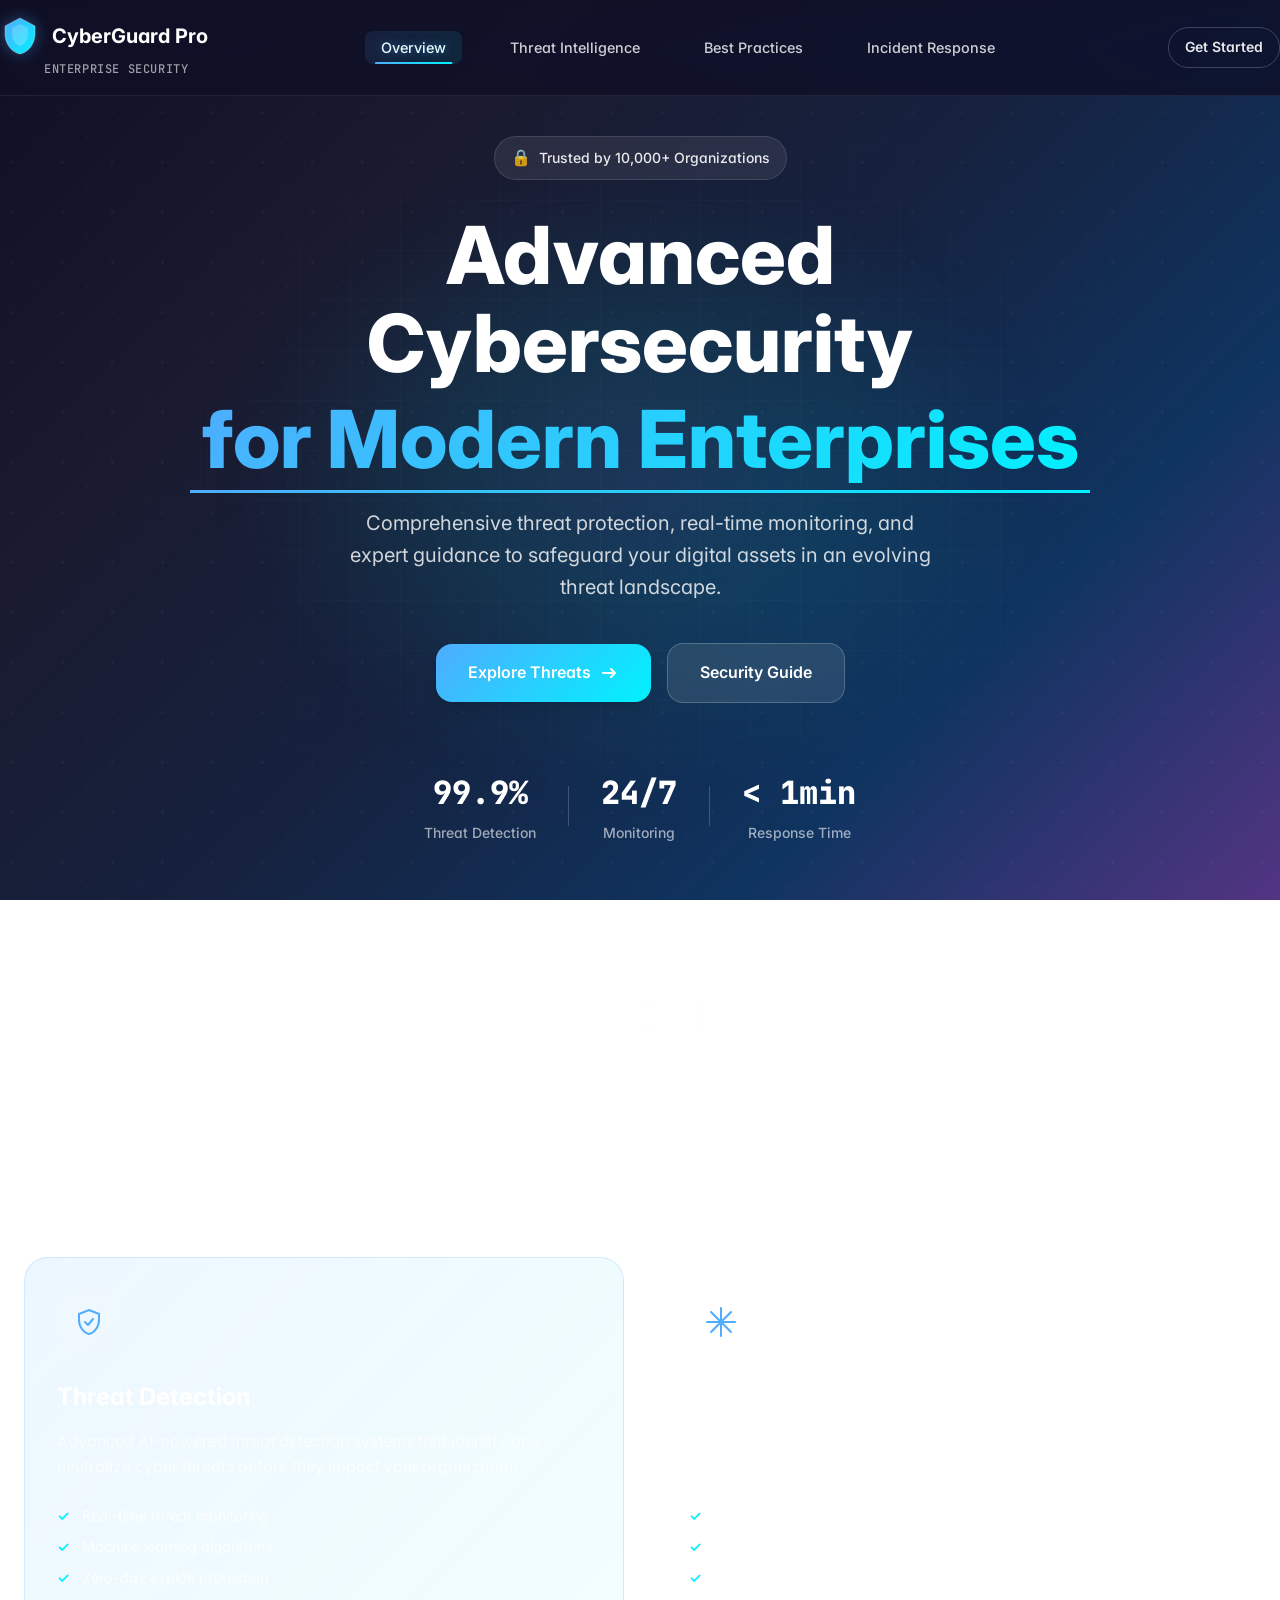
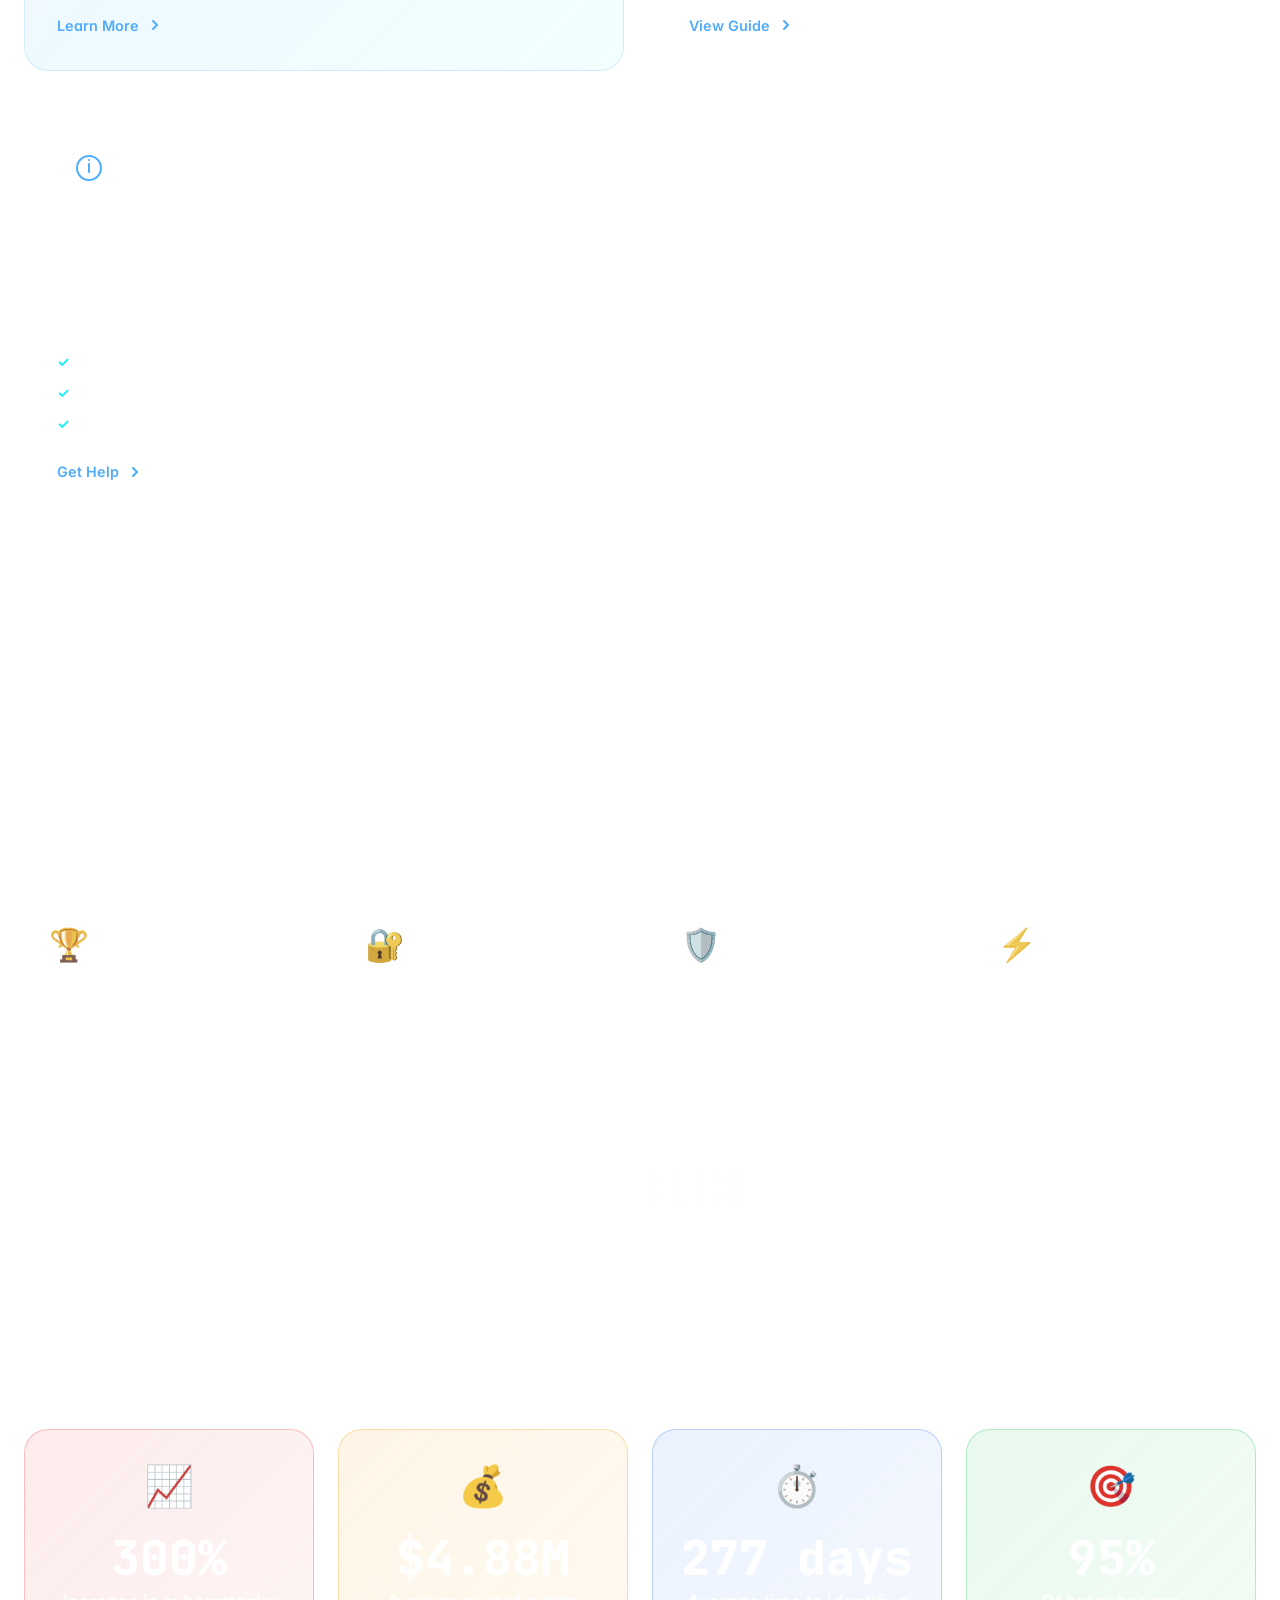
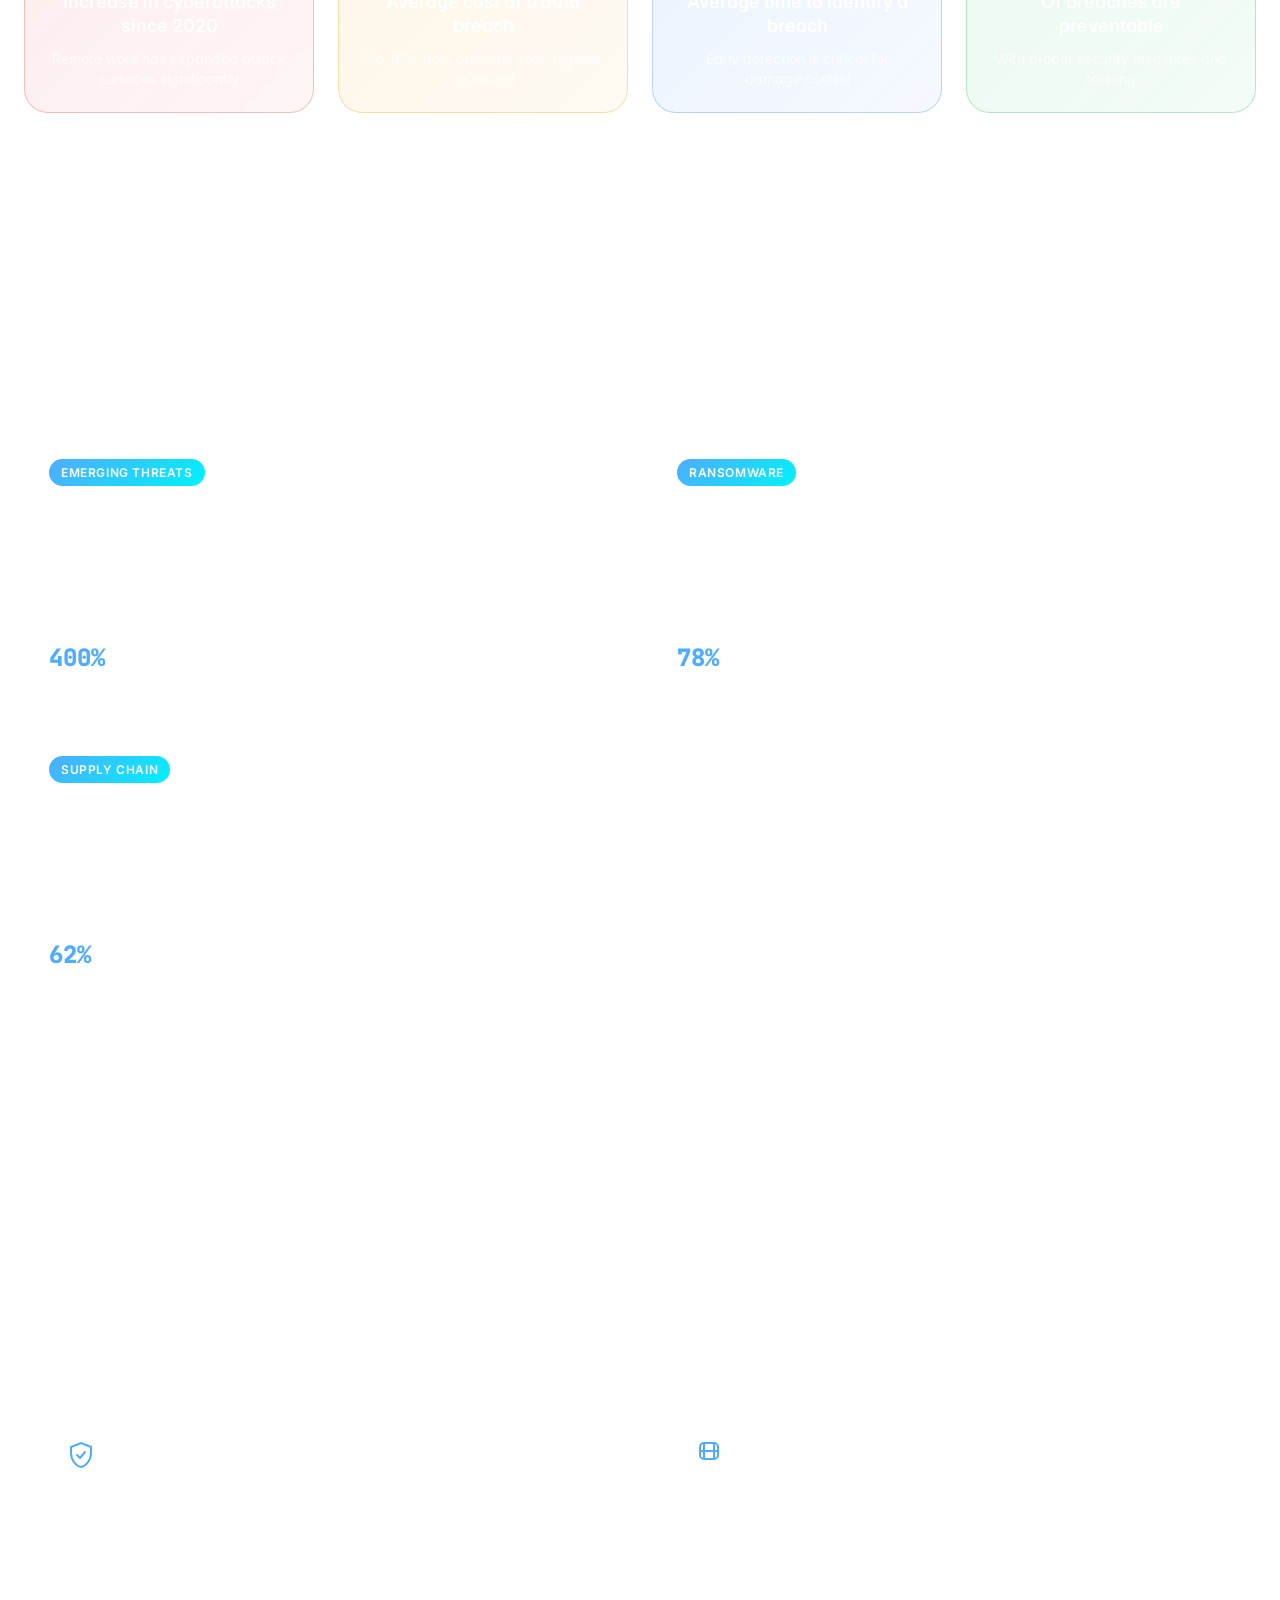
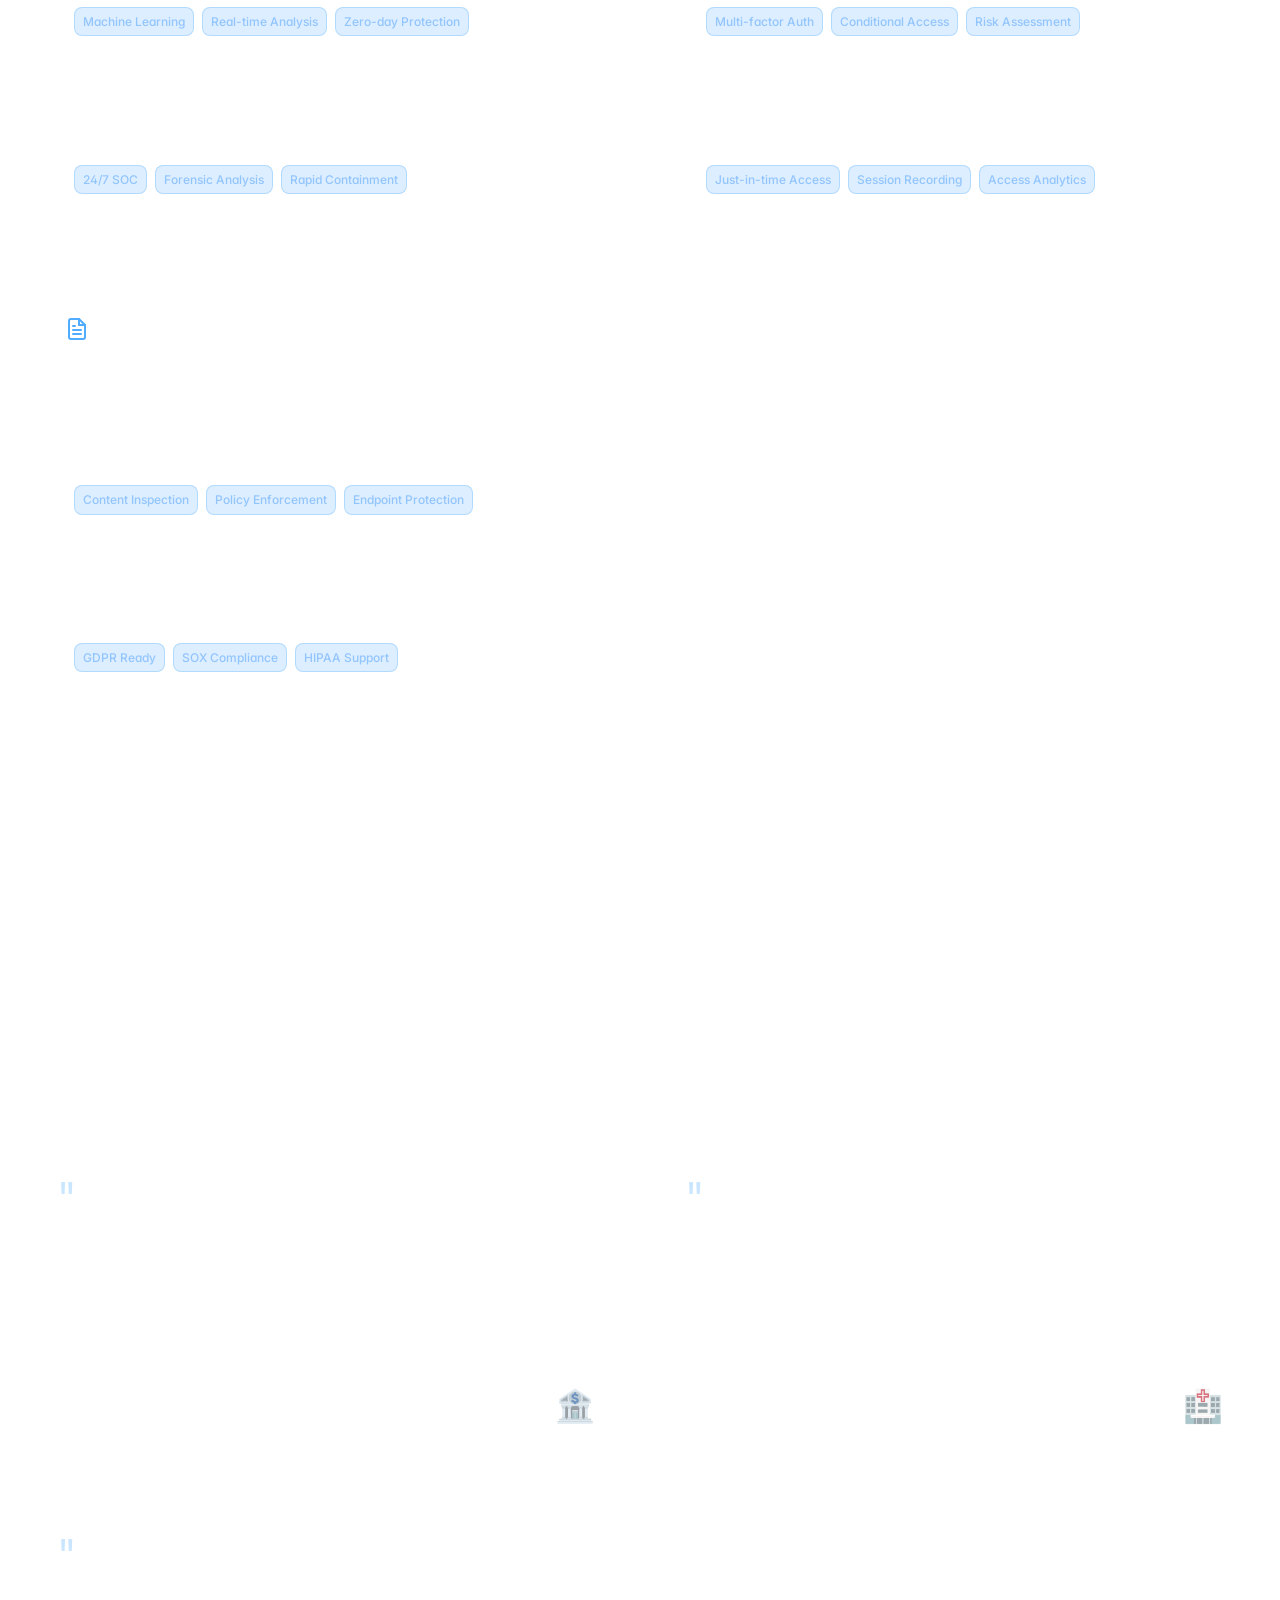
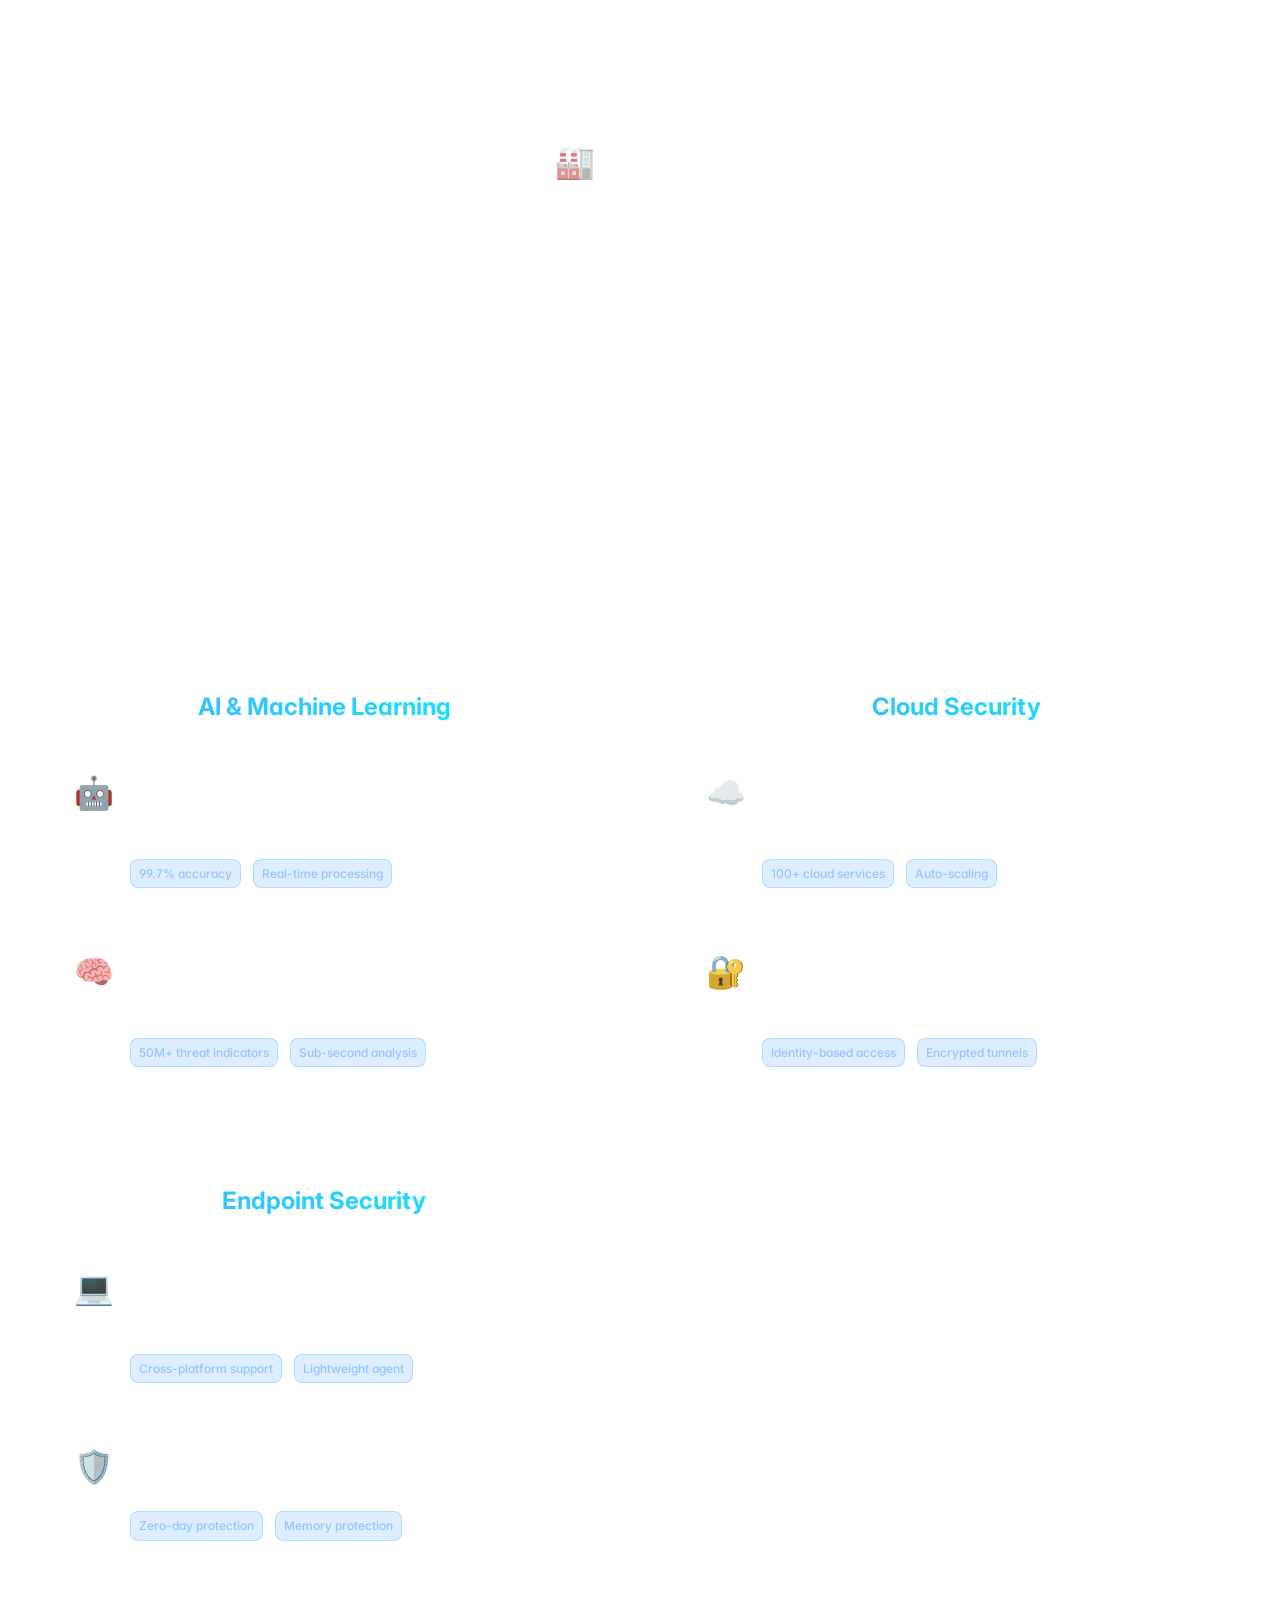
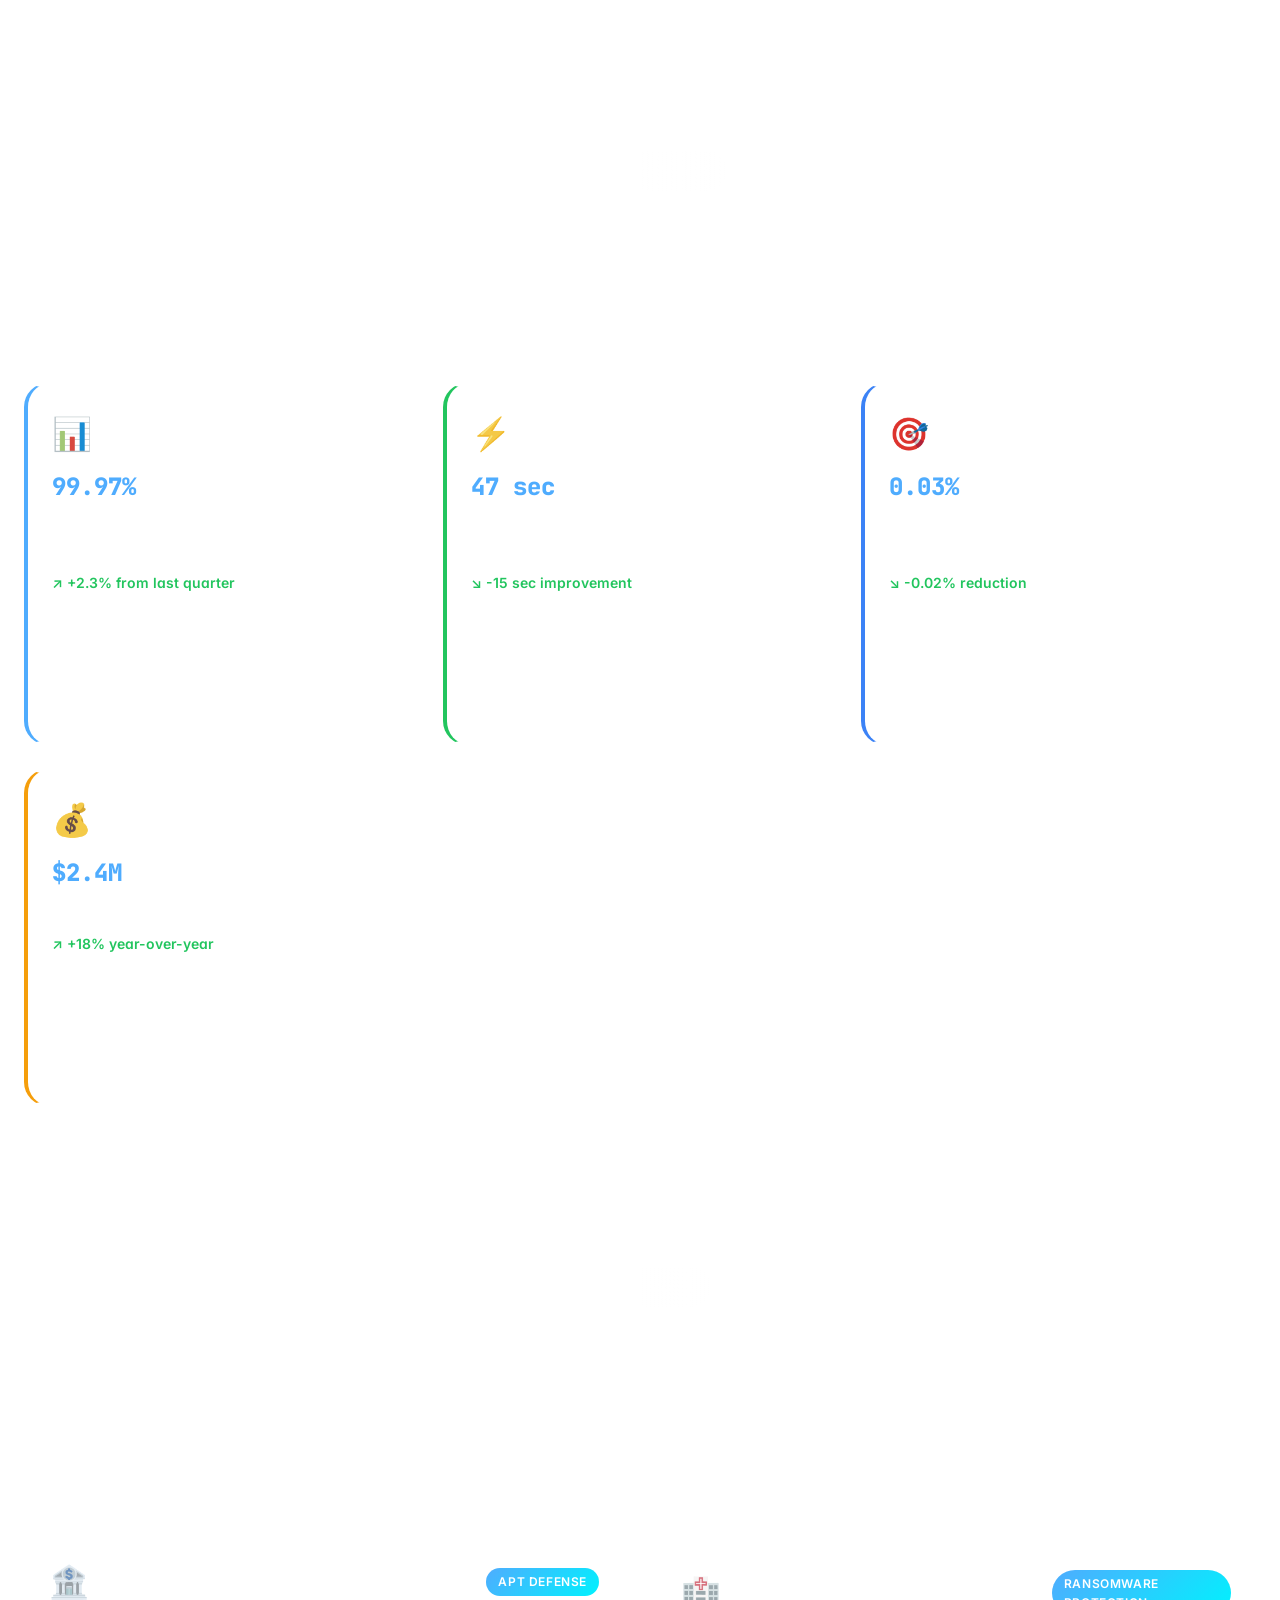
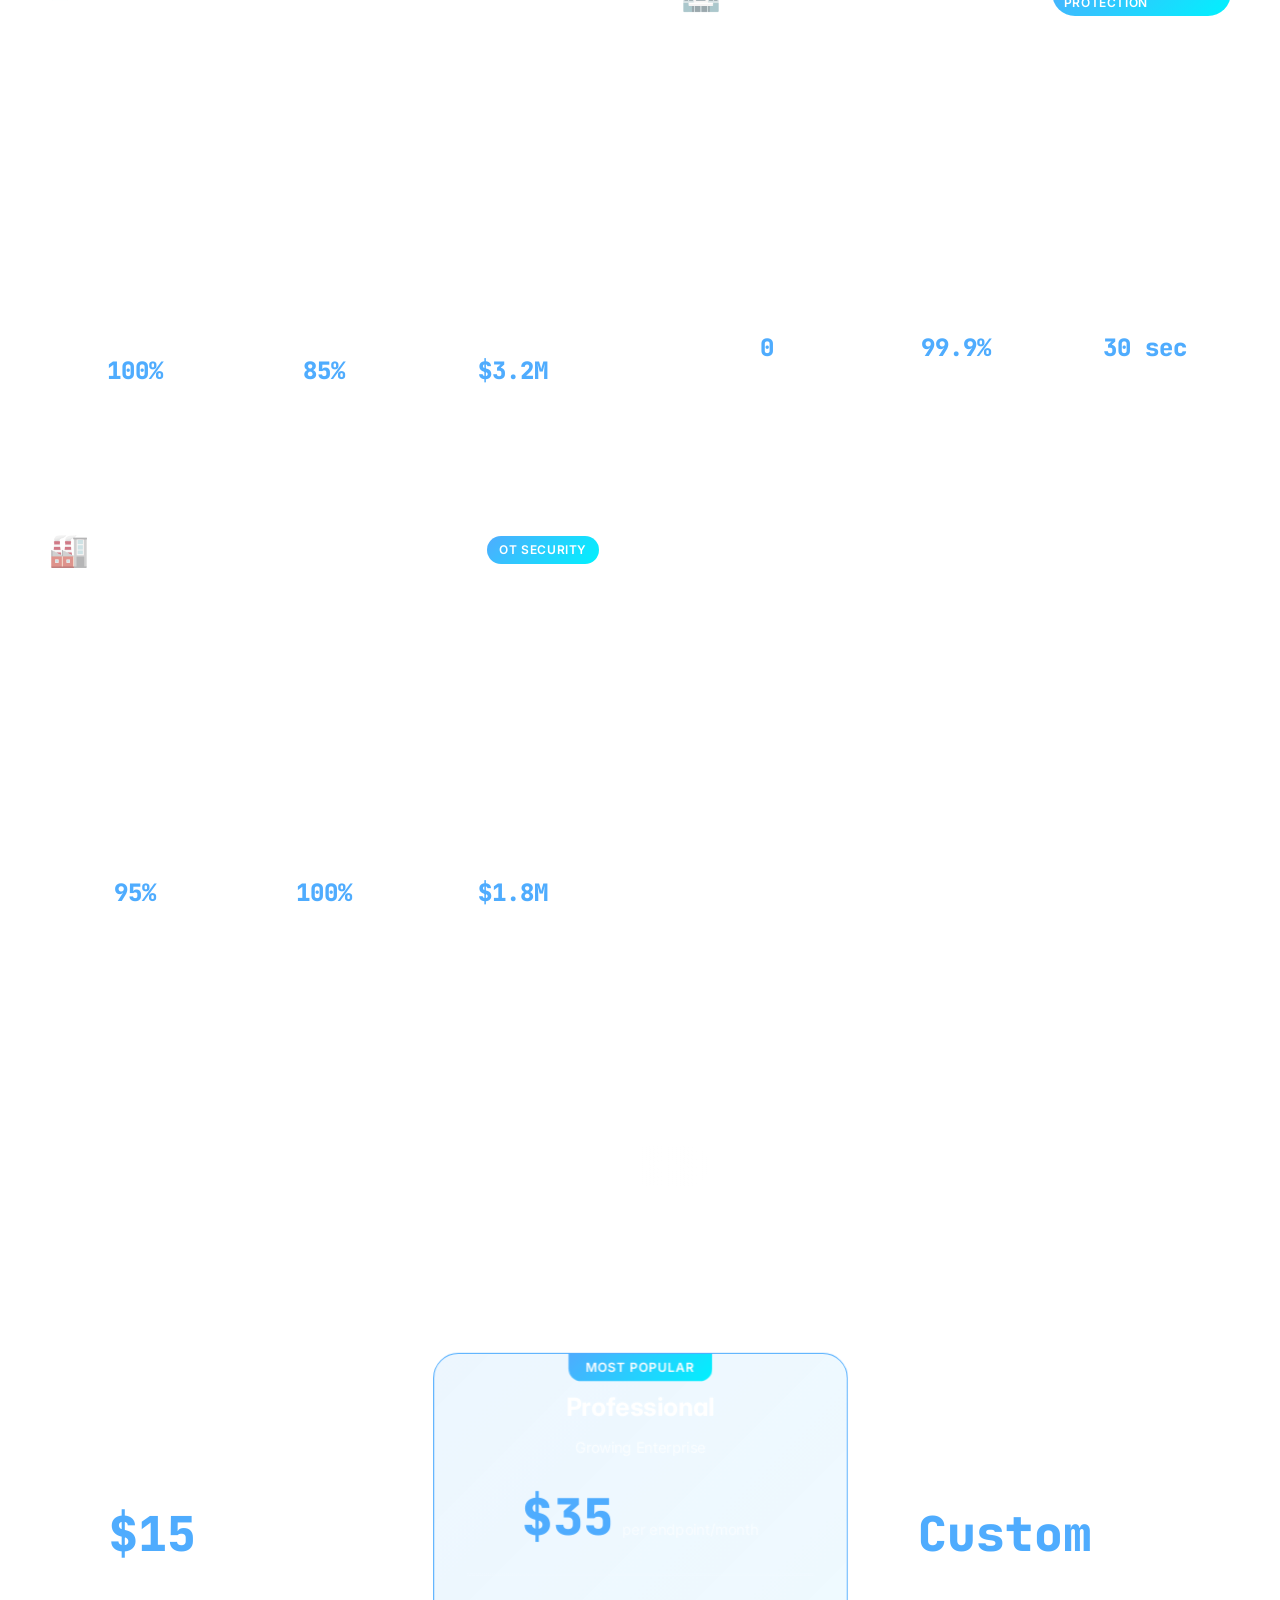
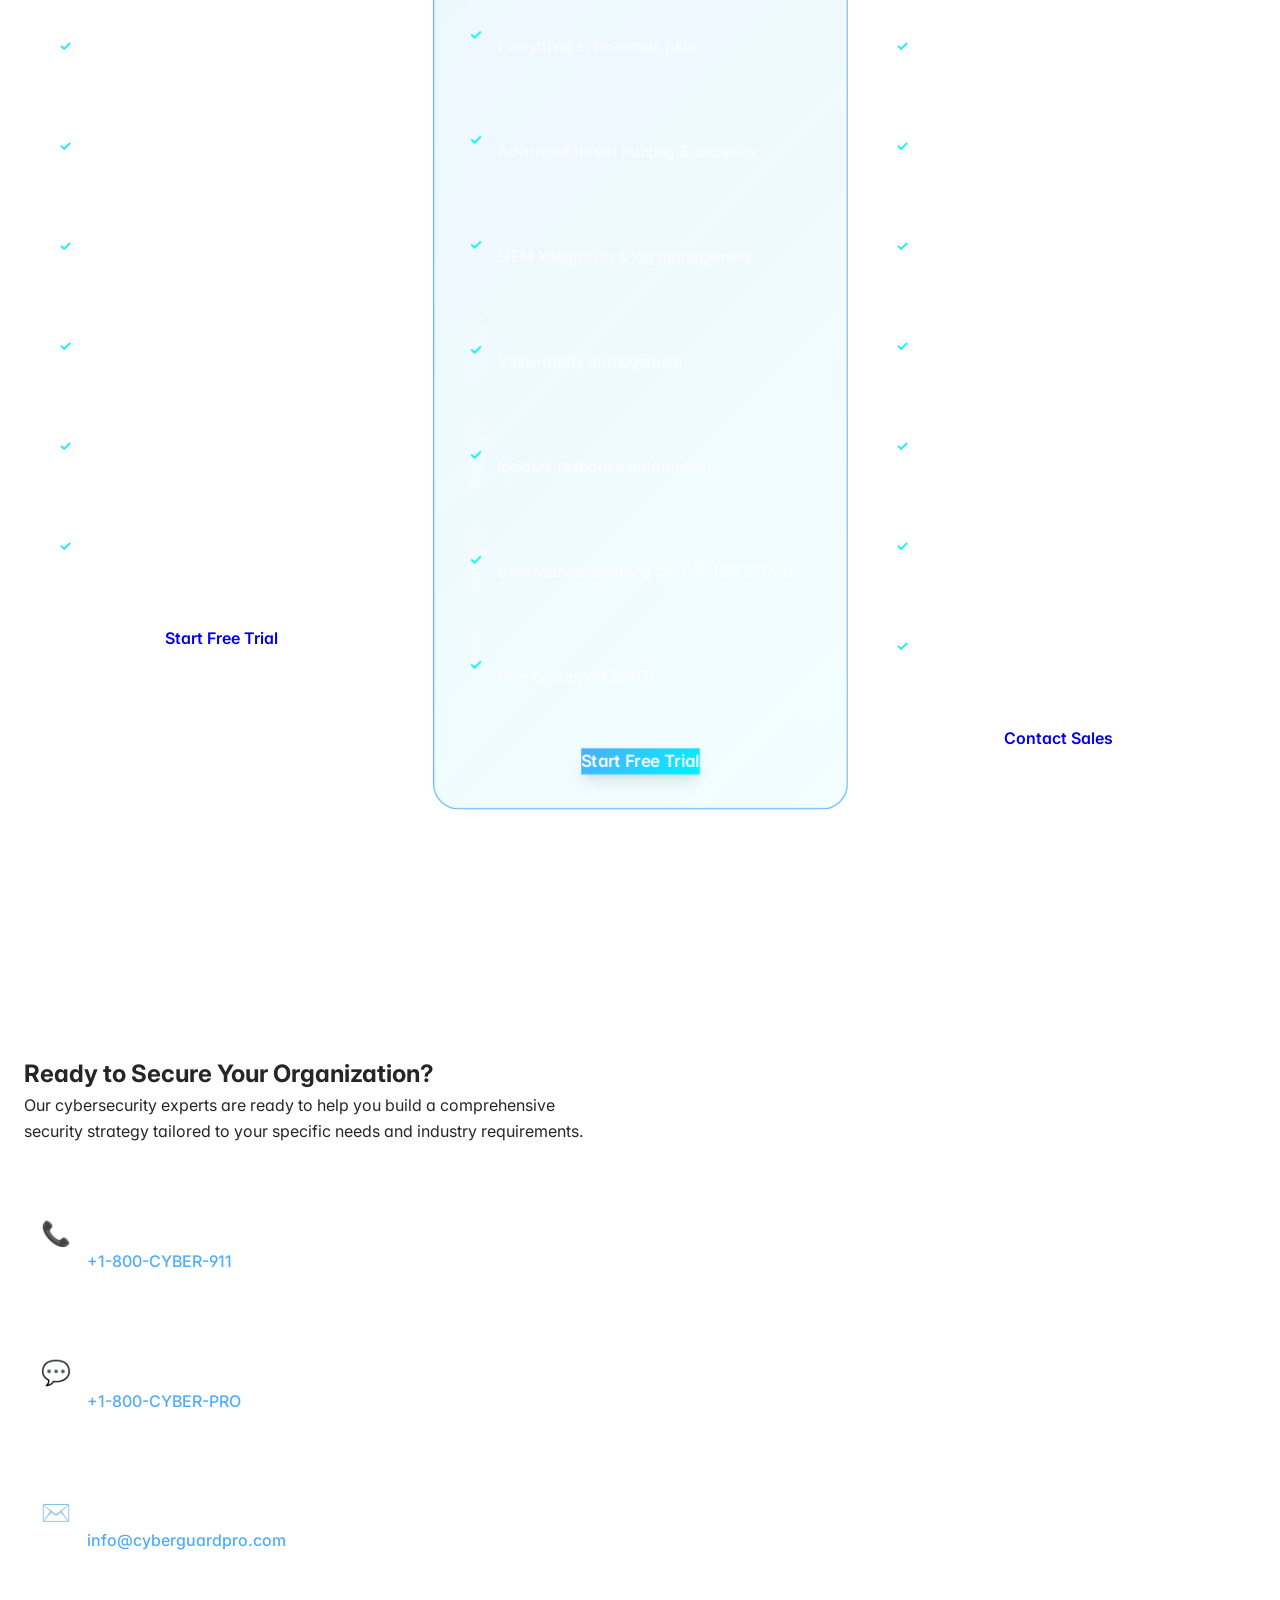
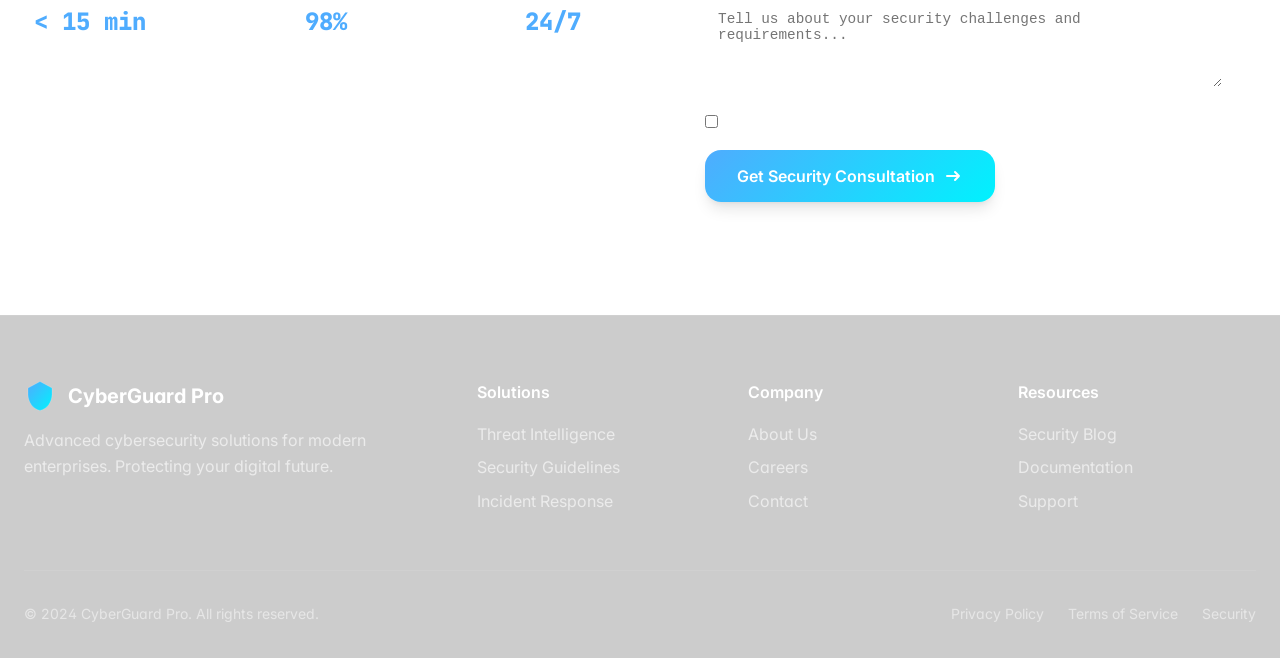
<file: index.html>
<!DOCTYPE html>
<html lang="en">
<head>
    <meta charset="UTF-8">
    <meta name="viewport" content="width=device-width, initial-scale=1.0">
    <title>CyberGuard Pro - Advanced Security Solutions</title>
    <link rel="preconnect" href="https://fonts.googleapis.com">
    <link rel="preconnect" href="https://fonts.gstatic.com" crossorigin>
    <link href="https://fonts.googleapis.com/css2?family=Inter:wght@300;400;500;600;700;800;900&family=JetBrains+Mono:wght@400;500;600&display=swap" rel="stylesheet">
    <link rel="stylesheet" href="css/style.css">
    <link rel="icon" href="data:image/svg+xml,<svg xmlns='http://www.w3.org/2000/svg' viewBox='0 0 100 100'><text y='.9em' font-size='90'>🛡️</text></svg>">
</head>
<body>
    <div class="grain-overlay"></div>

    <header>
        <nav class="navbar">
            <div class="nav-container">
                <div class="nav-brand">
                    <div class="nav-logo">
                        <svg width="40" height="40" viewBox="0 0 40 40" fill="none" xmlns="http://www.w3.org/2000/svg">
                            <path d="M20 2L35 10V18C35 27.5 28.5 36.5 20 38C11.5 36.5 5 27.5 5 18V10L20 2Z" fill="url(#logoGradient)" stroke="rgba(255,255,255,0.3)" stroke-width="1"/>
                            <path d="M20 8L28 12V18C28 24 24 29 20 30C16 29 12 24 12 18V12L20 8Z" fill="rgba(255,255,255,0.2)"/>
                            <defs>
                                <linearGradient id="logoGradient" x1="0%" y1="0%" x2="100%" y2="100%">
                                    <stop offset="0%" style="stop-color:#4facfe"/>
                                    <stop offset="100%" style="stop-color:#00f2fe"/>
                                </linearGradient>
                            </defs>
                        </svg>
                        <span>CyberGuard Pro</span>
                    </div>
                    <div class="nav-tagline">Enterprise Security</div>
                </div>
                <ul class="nav-menu">
                    <li><a href="index.html" class="nav-link active">Overview</a></li>
                    <li><a href="cyber-threats.html" class="nav-link">Threat Intelligence</a></li>
                    <li><a href="safety-tips.html" class="nav-link">Best Practices</a></li>
                    <li><a href="report-crime.html" class="nav-link">Incident Response</a></li>
                </ul>
                <div class="nav-cta">
                    <a href="#contact" class="btn btn-outline-sm">Get Started</a>
                </div>
                <div class="hamburger">
                    <span></span>
                    <span></span>
                    <span></span>
                </div>
            </div>
        </nav>
    </header>

    <main>
        <section class="hero">
            <div class="hero-bg">
                <div class="hero-grid"></div>
                <div class="hero-glow"></div>
            </div>
            <div class="container">
                <div class="hero-content">
                    <div class="hero-badge">
                        <span class="badge-icon">🔒</span>
                        <span>Trusted by 10,000+ Organizations</span>
                    </div>
                    <h1>
                        <span class="hero-title-main">Advanced Cybersecurity</span>
                        <span class="hero-title-accent">for Modern Enterprises</span>
                    </h1>
                    <p class="hero-description">
                        Comprehensive threat protection, real-time monitoring, and expert guidance 
                        to safeguard your digital assets in an evolving threat landscape.
                    </p>
                    <div class="hero-actions">
                        <a href="cyber-threats.html" class="btn btn-primary btn-lg">
                            <span>Explore Threats</span>
                            <svg width="20" height="20" viewBox="0 0 20 20" fill="none">
                                <path d="M4 10H16M16 10L12 6M16 10L12 14" stroke="currentColor" stroke-width="2" stroke-linecap="round" stroke-linejoin="round"/>
                            </svg>
                        </a>
                        <a href="safety-tips.html" class="btn btn-secondary btn-lg">
                            <span>Security Guide</span>
                        </a>
                    </div>
                    <div class="hero-stats">
                        <div class="stat-item">
                            <div class="stat-number">99.9%</div>
                            <div class="stat-label">Threat Detection</div>
                        </div>
                        <div class="stat-divider"></div>
                        <div class="stat-item">
                            <div class="stat-number">24/7</div>
                            <div class="stat-label">Monitoring</div>
                        </div>
                        <div class="stat-divider"></div>
                        <div class="stat-item">
                            <div class="stat-number">< 1min</div>
                            <div class="stat-label">Response Time</div>
                        </div>
                    </div>
                    
                </div>
            </div>
        </section>
        <section class="features">
            <div class="container">
                
                <div class="section-header">
                    <div class="section-badge">
                        <span>Core Capabilities</span>
                    </div>
                    <h2>Comprehensive Security Solutions</h2>
                    <p>Advanced protection mechanisms designed for enterprise-grade security requirements</p>
                </div>
                
                <div class="features-grid">
                    <div class="feature-card feature-card-primary">
                        <div class="feature-icon">
                            <svg width="32" height="32" viewBox="0 0 32 32" fill="none">
                                <path d="M16 4L26 8V14C26 21 21 27 16 28C11 27 6 21 6 14V8L16 4Z" stroke="currentColor" stroke-width="2" fill="none"/>
                                <path d="M12 16L15 19L20 13" stroke="currentColor" stroke-width="2" stroke-linecap="round" stroke-linejoin="round"/>
                            </svg>
                        </div>
                        <div class="feature-content">
                            <h3>Threat Detection</h3>
                            <p>Advanced AI-powered threat detection systems that identify and neutralize cyber threats before they impact your organization.</p>
                            <div class="feature-list">
                                <div class="feature-list-item">
                                    <span class="check-icon">✓</span>
                                    <span>Real-time threat monitoring</span>
                                </div>
                                <div class="feature-list-item">
                                    <span class="check-icon">✓</span>
                                    <span>Machine learning algorithms</span>
                                </div>
                                <div class="feature-list-item">
                                    <span class="check-icon">✓</span>
                                    <span>Zero-day exploit protection</span>
                                </div>
                            </div>
                            <a href="cyber-threats.html" class="feature-link">
                                <span>Learn More</span>
                                <svg width="16" height="16" viewBox="0 0 16 16" fill="none">
                                    <path d="M6 12L10 8L6 4" stroke="currentColor" stroke-width="2" stroke-linecap="round" stroke-linejoin="round"/>
                                </svg>
                            </a>
                        </div>
                    </div>

                    <div class="feature-card">
                        <div class="feature-icon">
                            <svg width="32" height="32" viewBox="0 0 32 32" fill="none">
                                <path d="M16 2V30M2 16H30M26 6L6 26M6 6L26 26" stroke="currentColor" stroke-width="2" stroke-linecap="round"/>
                            </svg>
                        </div>
                        <div class="feature-content">
                            <h3>Security Best Practices</h3>
                            <p>Comprehensive guidelines and protocols to establish robust security frameworks across your organization.</p>
                            <div class="feature-list">
                                <div class="feature-list-item">
                                    <span class="check-icon">✓</span>
                                    <span>Multi-factor authentication</span>
                                </div>
                                <div class="feature-list-item">
                                    <span class="check-icon">✓</span>
                                    <span>Encryption standards</span>
                                </div>
                                <div class="feature-list-item">
                                    <span class="check-icon">✓</span>
                                    <span>Access control policies</span>
                                </div>
                            </div>
                            <a href="safety-tips.html" class="feature-link">
                                <span>View Guide</span>
                                <svg width="16" height="16" viewBox="0 0 16 16" fill="none">
                                    <path d="M6 12L10 8L6 4" stroke="currentColor" stroke-width="2" stroke-linecap="round" stroke-linejoin="round"/>
                                </svg>
                            </a>
                        </div>
                    </div>

                    <div class="feature-card">
                        <div class="feature-icon">
                            <svg width="32" height="32" viewBox="0 0 32 32" fill="none">
                                <path d="M16 28C22.6274 28 28 22.6274 28 16C28 9.37258 22.6274 4 16 4C9.37258 4 4 9.37258 4 16C4 22.6274 9.37258 28 16 28Z" stroke="currentColor" stroke-width="2"/>
                                <path d="M16 12V20M16 8H16.01" stroke="currentColor" stroke-width="2" stroke-linecap="round" stroke-linejoin="round"/>
                            </svg>
                        </div>
                        <div class="feature-content">
                            <h3>Incident Response</h3>
                            <p>Rapid response protocols and expert support to minimize impact and ensure quick recovery from security incidents.</p>
                            <div class="feature-list">
                                <div class="feature-list-item">
                                    <span class="check-icon">✓</span>
                                    <span>24/7 emergency response</span>
                                </div>
                                <div class="feature-list-item">
                                    <span class="check-icon">✓</span>
                                    <span>Forensic investigation</span>
                                </div>
                                <div class="feature-list-item">
                                    <span class="check-icon">✓</span>
                                    <span>Recovery assistance</span>
                                </div>
                            </div>
                            <a href="report-crime.html" class="feature-link">
                                <span>Get Help</span>
                                <svg width="16" height="16" viewBox="0 0 16 16" fill="none">
                                    <path d="M6 12L10 8L6 4" stroke="currentColor" stroke-width="2" stroke-linecap="round" stroke-linejoin="round"/>
                                </svg>
                            </a>
                        </div>
                    </div>
                </div>
            </div>
        </section>

        <section class="trust-section">
            <div class="container">
                <div class="trust-content">
                    <div class="trust-badge">
                        <span>Trusted Worldwide</span>
                    </div>
                    <h2>Industry-Leading Security Standards</h2>
                    <div class="trust-grid">
                        <div class="trust-item">
                            <div class="trust-icon">🏆</div>
                            <div class="trust-text">
                                <div class="trust-title">ISO 27001 Certified</div>
                                <div class="trust-desc">International security management standards</div>
                            </div>
                        </div>
                        <div class="trust-item">
                            <div class="trust-icon">🔐</div>
                            <div class="trust-text">
                                <div class="trust-title">SOC 2 Type II</div>
                                <div class="trust-desc">Rigorous security and availability controls</div>
                            </div>
                        </div>
                        <div class="trust-item">
                            <div class="trust-icon">🛡️</div>
                            <div class="trust-text">
                                <div class="trust-title">GDPR Compliant</div>
                                <div class="trust-desc">European data protection regulations</div>
                            </div>
                        </div>
                        <div class="trust-item">
                            <div class="trust-icon">⚡</div>
                            <div class="trust-text">
                                <div class="trust-title">99.99% Uptime</div>
                                <div class="trust-desc">Enterprise-grade reliability guarantee</div>
                            </div>
                        </div>
                    </div>
                </div>
            </div>
        </section>

        <section class="security-landscape">
            <div class="container">
                <div class="section-header">
                    <div class="section-badge">
                        <span>Current Threat Landscape</span>
                    </div>
                    <h2>2024 Cybersecurity Statistics</h2>
                    <p>Understanding the current threat environment is crucial for effective defense strategies</p>
                </div>
                
                <div class="stats-grid">
                    <div class="stat-card stat-card-critical">
                        <div class="stat-icon">📈</div>
                        <div class="stat-number">300%</div>
                        <div class="stat-label">Increase in cyberattacks since 2020</div>
                        <div class="stat-detail">Remote work has expanded attack surfaces significantly</div>
                    </div>
                    <div class="stat-card stat-card-warning">
                        <div class="stat-icon">💰</div>
                        <div class="stat-number">$4.88M</div>
                        <div class="stat-label">Average cost of a data breach</div>
                        <div class="stat-detail">Up 10% from previous year, highest on record</div>
                    </div>
                    <div class="stat-card stat-card-info">
                        <div class="stat-icon">⏱️</div>
                        <div class="stat-number">277 days</div>
                        <div class="stat-label">Average time to identify a breach</div>
                        <div class="stat-detail">Early detection is critical for damage control</div>
                    </div>
                    <div class="stat-card stat-card-success">
                        <div class="stat-icon">🎯</div>
                        <div class="stat-number">95%</div>
                        <div class="stat-label">Of breaches are preventable</div>
                        <div class="stat-detail">With proper security measures and training</div>
                    </div>
                </div>
            </div>
        </section>

        <section class="industry-insights">
            <div class="container">
                <div class="insights-content">
                    <div class="insights-header">
                        <h2>Industry Insights & Trends</h2>
                        <p>Stay ahead of emerging threats with our expert analysis</p>
                    </div>
                    
                    <div class="insights-grid">
                        <div class="insight-card">
                            <div class="insight-header">
                                <div class="insight-category">Emerging Threats</div>
                                <div class="insight-date">Updated Daily</div>
                            </div>
                            <h3>AI-Powered Attacks on the Rise</h3>
                            <p>Cybercriminals are leveraging artificial intelligence to create more sophisticated phishing campaigns and deepfake social engineering attacks. Organizations must adapt their defense strategies accordingly.</p>
                            <div class="insight-metrics">
                                <div class="metric">
                                    <span class="metric-value">400%</span>
                                    <span class="metric-label">Increase in AI-generated phishing</span>
                                </div>
                            </div>
                        </div>
                        
                        <div class="insight-card">
                            <div class="insight-header">
                                <div class="insight-category">Ransomware</div>
                                <div class="insight-date">Critical Alert</div>
                            </div>
                            <h3>Double Extortion Tactics Evolving</h3>
                            <p>Ransomware groups are now combining data encryption with data theft, threatening to publish sensitive information if ransom demands aren't met. This dual approach increases pressure on victims.</p>
                            <div class="insight-metrics">
                                <div class="metric">
                                    <span class="metric-value">78%</span>
                                    <span class="metric-label">Of ransomware uses double extortion</span>
                                </div>
                            </div>
                        </div>
                        
                        <div class="insight-card">
                            <div class="insight-header">
                                <div class="insight-category">Supply Chain</div>
                                <div class="insight-date">High Priority</div>
                            </div>
                            <h3>Third-Party Risk Management</h3>
                            <p>Supply chain attacks continue to be a major concern, with attackers targeting software vendors to gain access to multiple downstream organizations simultaneously.</p>
                            <div class="insight-metrics">
                                <div class="metric">
                                    <span class="metric-value">62%</span>
                                    <span class="metric-label">Of organizations lack vendor oversight</span>
                                </div>
                            </div>
                        </div>
                    </div>
                </div>
            </div>
        </section>

        <section class="solutions-overview">
            <div class="container">
                <div class="solutions-header">
                    <div class="section-badge">
                        <span>Our Solutions</span>
                    </div>
                    <h2>Comprehensive Security Platform</h2>
                    <p>End-to-end cybersecurity solutions designed for modern enterprises</p>
                </div>
                
                <div class="solutions-grid">
                    <div class="solution-category">
                        <div class="category-header">
                            <div class="category-icon">
                                <svg width="32" height="32" viewBox="0 0 32 32" fill="none">
                                    <path d="M16 4L26 8V14C26 21 21 27 16 28C11 27 6 21 6 14V8L16 4Z" stroke="currentColor" stroke-width="2" fill="none"/>
                                    <path d="M12 16L15 19L20 13" stroke="currentColor" stroke-width="2" stroke-linecap="round" stroke-linejoin="round"/>
                                </svg>
                            </div>
                            <h3>Threat Detection & Response</h3>
                        </div>
                        <div class="solution-items">
                            <div class="solution-item">
                                <h4>Advanced Threat Detection</h4>
                                <p>AI-powered threat hunting and behavioral analysis</p>
                                <div class="solution-features">
                                    <span class="feature-tag">Machine Learning</span>
                                    <span class="feature-tag">Real-time Analysis</span>
                                    <span class="feature-tag">Zero-day Protection</span>
                                </div>
                            </div>
                            <div class="solution-item">
                                <h4>Incident Response</h4>
                                <p>24/7 security operations center with expert analysts</p>
                                <div class="solution-features">
                                    <span class="feature-tag">24/7 SOC</span>
                                    <span class="feature-tag">Forensic Analysis</span>
                                    <span class="feature-tag">Rapid Containment</span>
                                </div>
                            </div>
                        </div>
                    </div>
                    
                    <div class="solution-category">
                        <div class="category-header">
                            <div class="category-icon">
                                <svg width="32" height="32" viewBox="0 0 32 32" fill="none">
                                    <path d="M21 16V8C21 5.79086 19.2091 4 17 4H7C4.79086 4 3 5.79086 3 8V16C3 18.2091 4.79086 20 7 20H17C19.2091 20 21 18.2091 21 16Z" stroke="currentColor" stroke-width="2"/>
                                    <path d="M7 4V20M17 4V20M3 12H21" stroke="currentColor" stroke-width="2"/>
                                </svg>
                            </div>
                            <h3>Identity & Access Management</h3>
                        </div>
                        <div class="solution-items">
                            <div class="solution-item">
                                <h4>Zero Trust Architecture</h4>
                                <p>Never trust, always verify approach to security</p>
                                <div class="solution-features">
                                    <span class="feature-tag">Multi-factor Auth</span>
                                    <span class="feature-tag">Conditional Access</span>
                                    <span class="feature-tag">Risk Assessment</span>
                                </div>
                            </div>
                            <div class="solution-item">
                                <h4>Privileged Access Management</h4>
                                <p>Secure and monitor high-privilege account access</p>
                                <div class="solution-features">
                                    <span class="feature-tag">Just-in-time Access</span>
                                    <span class="feature-tag">Session Recording</span>
                                    <span class="feature-tag">Access Analytics</span>
                                </div>
                            </div>
                        </div>
                    </div>
                    
                    <div class="solution-category">
                        <div class="category-header">
                            <div class="category-icon">
                                <svg width="32" height="32" viewBox="0 0 32 32" fill="none">
                                    <path d="M14 2H6C4.89543 2 4 2.89543 4 4V20C4 21.1046 4.89543 22 6 22H18C19.1046 22 20 21.1046 20 20V8L14 2Z" stroke="currentColor" stroke-width="2"/>
                                    <path d="M14 2V8H20M16 13H8M16 17H8M10 9H8" stroke="currentColor" stroke-width="2" stroke-linecap="round"/>
                                </svg>
                            </div>
                            <h3>Data Protection & Compliance</h3>
                        </div>
                        <div class="solution-items">
                            <div class="solution-item">
                                <h4>Data Loss Prevention</h4>
                                <p>Prevent unauthorized data exfiltration and leaks</p>
                                <div class="solution-features">
                                    <span class="feature-tag">Content Inspection</span>
                                    <span class="feature-tag">Policy Enforcement</span>
                                    <span class="feature-tag">Endpoint Protection</span>
                                </div>
                            </div>
                            <div class="solution-item">
                                <h4>Compliance Management</h4>
                                <p>Automated compliance monitoring and reporting</p>
                                <div class="solution-features">
                                    <span class="feature-tag">GDPR Ready</span>
                                    <span class="feature-tag">SOX Compliance</span>
                                    <span class="feature-tag">HIPAA Support</span>
                                </div>
                            </div>
                        </div>
                    </div>
                </div>
            </div>
        </section>

        <section class="client-testimonials">
            <div class="container">
                <div class="section-header">
                    <div class="section-badge">
                        <span>Client Success Stories</span>
                    </div>
                    <h2>Trusted by Industry Leaders</h2>
                    <p>See how organizations worldwide protect their digital assets with CyberGuard Pro</p>
                </div>
                
                <div class="testimonials-grid">
                    <div class="testimonial-card">
                        <div class="testimonial-content">
                            <div class="quote-icon">"</div>
                            <p>"CyberGuard Pro's threat detection capabilities helped us identify and neutralize a sophisticated APT attack before any data was compromised. Their 24/7 SOC team is exceptional."</p>
                        </div>
                        <div class="testimonial-author">
                            <div class="author-info">
                                <div class="author-name">Sarah Chen</div>
                                <div class="author-title">CISO, Global Financial Services</div>
                                <div class="company-size">50,000+ employees</div>
                            </div>
                            <div class="company-logo">🏦</div>
                        </div>
                    </div>
                    
                    <div class="testimonial-card">
                        <div class="testimonial-content">
                            <div class="quote-icon">"</div>
                            <p>"The zero trust implementation reduced our security incidents by 85%. The platform's integration capabilities made deployment seamless across our hybrid infrastructure."</p>
                        </div>
                        <div class="testimonial-author">
                            <div class="author-info">
                                <div class="author-name">Michael Rodriguez</div>
                                <div class="author-title">Head of Security, Healthcare Network</div>
                                <div class="company-size">25,000+ employees</div>
                            </div>
                            <div class="company-logo">🏥</div>
                        </div>
                    </div>
                    
                    <div class="testimonial-card">
                        <div class="testimonial-content">
                            <div class="quote-icon">"</div>
                            <p>"Outstanding incident response capabilities. When we faced a ransomware attempt, their team contained it within minutes. The forensic analysis was thorough and professional."</p>
                        </div>
                        <div class="testimonial-author">
                            <div class="author-info">
                                <div class="author-name">Emma Thompson</div>
                                <div class="author-title">IT Director, Manufacturing Corp</div>
                                <div class="company-size">15,000+ employees</div>
                            </div>
                            <div class="company-logo">🏭</div>
                        </div>
                    </div>
                </div>
            </div>
        </section>

        <section class="technology-stack">
            <div class="container">
                <div class="section-header">
                    <div class="section-badge">
                        <span>Technology Stack</span>
                    </div>
                    <h2>Cutting-Edge Security Technologies</h2>
                    <p>Our platform leverages the latest cybersecurity technologies and frameworks</p>
                </div>
                
                <div class="tech-grid">
                    <div class="tech-category">
                        <h3>AI & Machine Learning</h3>
                        <div class="tech-items">
                            <div class="tech-item">
                                <div class="tech-icon">🤖</div>
                                <div class="tech-details">
                                    <h4>Behavioral Analytics</h4>
                                    <p>Advanced ML algorithms detect anomalous user and system behavior patterns</p>
                                    <div class="tech-specs">
                                        <span>99.7% accuracy</span>
                                        <span>Real-time processing</span>
                                    </div>
                                </div>
                            </div>
                            <div class="tech-item">
                                <div class="tech-icon">🧠</div>
                                <div class="tech-details">
                                    <h4>Threat Intelligence AI</h4>
                                    <p>Neural networks analyze global threat data to predict and prevent attacks</p>
                                    <div class="tech-specs">
                                        <span>50M+ threat indicators</span>
                                        <span>Sub-second analysis</span>
                                    </div>
                                </div>
                            </div>
                        </div>
                    </div>
                    
                    <div class="tech-category">
                        <h3>Cloud Security</h3>
                        <div class="tech-items">
                            <div class="tech-item">
                                <div class="tech-icon">☁️</div>
                                <div class="tech-details">
                                    <h4>Multi-Cloud Protection</h4>
                                    <p>Unified security across AWS, Azure, GCP, and hybrid environments</p>
                                    <div class="tech-specs">
                                        <span>100+ cloud services</span>
                                        <span>Auto-scaling</span>
                                    </div>
                                </div>
                            </div>
                            <div class="tech-item">
                                <div class="tech-icon">🔐</div>
                                <div class="tech-details">
                                    <h4>Zero Trust Network</h4>
                                    <p>Microsegmentation and continuous verification for all network traffic</p>
                                    <div class="tech-specs">
                                        <span>Identity-based access</span>
                                        <span>Encrypted tunnels</span>
                                    </div>
                                </div>
                            </div>
                        </div>
                    </div>
                    
                    <div class="tech-category">
                        <h3>Endpoint Security</h3>
                        <div class="tech-items">
                            <div class="tech-item">
                                <div class="tech-icon">💻</div>
                                <div class="tech-details">
                                    <h4>Next-Gen EDR</h4>
                                    <p>Advanced endpoint detection and response with automated remediation</p>
                                    <div class="tech-specs">
                                        <span>Cross-platform support</span>
                                        <span>Lightweight agent</span>
                                    </div>
                                </div>
                            </div>
                            <div class="tech-item">
                                <div class="tech-icon">🛡️</div>
                                <div class="tech-details">
                                    <h4>Application Control</h4>
                                    <p>Whitelist-based application control with behavioral monitoring</p>
                                    <div class="tech-specs">
                                        <span>Zero-day protection</span>
                                        <span>Memory protection</span>
                                    </div>
                                </div>
                            </div>
                        </div>
                    </div>
                </div>
            </div>
        </section>

        <section class="security-metrics">
            <div class="container">
                <div class="section-header">
                    <div class="section-badge">
                        <span>Performance Metrics</span>
                    </div>
                    <h2>Measurable Security Outcomes</h2>
                    <p>Real-world results from our cybersecurity implementations</p>
                </div>
                
                <div class="metrics-dashboard">
                    <div class="metric-card metric-primary">
                        <div class="metric-header">
                            <div class="metric-icon">📊</div>
                            <h3>Threat Detection Rate</h3>
                        </div>
                        <div class="metric-value">99.97%</div>
                        <div class="metric-description">
                            <p>Advanced threats detected and blocked before impact</p>
                            <div class="metric-trend">
                                <span class="trend-up">↗ +2.3% from last quarter</span>
                            </div>
                        </div>
                        <div class="metric-details">
                            <div class="detail-item">
                                <span class="detail-label">Malware Detection:</span>
                                <span class="detail-value">99.99%</span>
                            </div>
                            <div class="detail-item">
                                <span class="detail-label">Zero-day Exploits:</span>
                                <span class="detail-value">98.5%</span>
                            </div>
                            <div class="detail-item">
                                <span class="detail-label">Phishing Attempts:</span>
                                <span class="detail-value">99.8%</span>
                            </div>
                        </div>
                    </div>
                    
                    <div class="metric-card metric-success">
                        <div class="metric-header">
                            <div class="metric-icon">⚡</div>
                            <h3>Response Time</h3>
                        </div>
                        <div class="metric-value">47 sec</div>
                        <div class="metric-description">
                            <p>Average time from threat detection to containment</p>
                            <div class="metric-trend">
                                <span class="trend-down">↘ -15 sec improvement</span>
                            </div>
                        </div>
                        <div class="metric-details">
                            <div class="detail-item">
                                <span class="detail-label">Critical Threats:</span>
                                <span class="detail-value">< 30 sec</span>
                            </div>
                            <div class="detail-item">
                                <span class="detail-label">High Priority:</span>
                                <span class="detail-value">< 2 min</span>
                            </div>
                            <div class="detail-item">
                                <span class="detail-label">Medium Priority:</span>
                                <span class="detail-value">< 5 min</span>
                            </div>
                        </div>
                    </div>
                    
                    <div class="metric-card metric-info">
                        <div class="metric-header">
                            <div class="metric-icon">🎯</div>
                            <h3>False Positive Rate</h3>
                        </div>
                        <div class="metric-value">0.03%</div>
                        <div class="metric-description">
                            <p>Minimal false alarms ensure efficient security operations</p>
                            <div class="metric-trend">
                                <span class="trend-down">↘ -0.02% reduction</span>
                            </div>
                        </div>
                        <div class="metric-details">
                            <div class="detail-item">
                                <span class="detail-label">Email Security:</span>
                                <span class="detail-value">0.01%</span>
                            </div>
                            <div class="detail-item">
                                <span class="detail-label">Network Monitoring:</span>
                                <span class="detail-value">0.05%</span>
                            </div>
                            <div class="detail-item">
                                <span class="detail-label">Endpoint Protection:</span>
                                <span class="detail-value">0.02%</span>
                            </div>
                        </div>
                    </div>
                    
                    <div class="metric-card metric-warning">
                        <div class="metric-header">
                            <div class="metric-icon">💰</div>
                            <h3>Cost Savings</h3>
                        </div>
                        <div class="metric-value">$2.4M</div>
                        <div class="metric-description">
                            <p>Average annual savings per enterprise client</p>
                            <div class="metric-trend">
                                <span class="trend-up">↗ +18% year-over-year</span>
                            </div>
                        </div>
                        <div class="metric-details">
                            <div class="detail-item">
                                <span class="detail-label">Breach Prevention:</span>
                                <span class="detail-value">$1.8M</span>
                            </div>
                            <div class="detail-item">
                                <span class="detail-label">Operational Efficiency:</span>
                                <span class="detail-value">$400K</span>
                            </div>
                            <div class="detail-item">
                                <span class="detail-label">Compliance Automation:</span>
                                <span class="detail-value">$200K</span>
                            </div>
                        </div>
                    </div>
                </div>
            </div>
        </section>

        <section class="case-studies">
            <div class="container">
                <div class="section-header">
                    <div class="section-badge">
                        <span>Success Stories</span>
                    </div>
                    <h2>Real-World Impact</h2>
                    <p>How organizations transformed their security posture with CyberGuard Pro</p>
                </div>
                
                <div class="case-studies-grid">
                    <div class="case-study-card">
                        <div class="case-study-header">
                            <div class="company-info">
                                <div class="company-logo">🏦</div>
                                <div class="company-details">
                                    <h3>Global Financial Services</h3>
                                    <div class="company-meta">
                                        <span>Fortune 500</span>
                                        <span>•</span>
                                        <span>50,000+ employees</span>
                                        <span>•</span>
                                        <span>Multi-national</span>
                                    </div>
                                </div>
                            </div>
                            <div class="case-study-category">APT Defense</div>
                        </div>
                        <div class="case-study-content">
                            <h4>Challenge</h4>
                            <p>Sophisticated nation-state actors were conducting reconnaissance and attempting to infiltrate critical financial systems through spear-phishing and zero-day exploits.</p>
                            
                            <h4>Solution</h4>
                            <p>Implemented comprehensive threat hunting platform with AI-powered behavioral analytics, advanced email security, and zero trust network architecture.</p>
                            
                            <h4>Results</h4>
                            <div class="results-grid">
                                <div class="result-item">
                                    <div class="result-number">100%</div>
                                    <div class="result-label">APT attempts blocked</div>
                                </div>
                                <div class="result-item">
                                    <div class="result-number">85%</div>
                                    <div class="result-label">Reduction in security incidents</div>
                                </div>
                                <div class="result-item">
                                    <div class="result-number">$3.2M</div>
                                    <div class="result-label">Estimated breach cost avoided</div>
                                </div>
                            </div>
                        </div>
                    </div>
                    
                    <div class="case-study-card">
                        <div class="case-study-header">
                            <div class="company-info">
                                <div class="company-logo">🏥</div>
                                <div class="company-details">
                                    <h3>Healthcare Network</h3>
                                    <div class="company-meta">
                                        <span>Regional Leader</span>
                                        <span>•</span>
                                        <span>25,000+ employees</span>
                                        <span>•</span>
                                        <span>HIPAA Critical</span>
                                    </div>
                                </div>
                            </div>
                            <div class="case-study-category">Ransomware Protection</div>
                        </div>
                        <div class="case-study-content">
                            <h4>Challenge</h4>
                            <p>Healthcare organization faced increasing ransomware threats targeting patient data and critical medical systems, with potential life-safety implications.</p>
                            
                            <h4>Solution</h4>
                            <p>Deployed multi-layered ransomware protection including endpoint detection, network segmentation, backup encryption, and incident response automation.</p>
                            
                            <h4>Results</h4>
                            <div class="results-grid">
                                <div class="result-item">
                                    <div class="result-number">0</div>
                                    <div class="result-label">Successful ransomware attacks</div>
                                </div>
                                <div class="result-item">
                                    <div class="result-number">99.9%</div>
                                    <div class="result-label">System uptime maintained</div>
                                </div>
                                <div class="result-item">
                                    <div class="result-number">30 sec</div>
                                    <div class="result-label">Average threat containment</div>
                                </div>
                            </div>
                        </div>
                    </div>
                    
                    <div class="case-study-card">
                        <div class="case-study-header">
                            <div class="company-info">
                                <div class="company-logo">🏭</div>
                                <div class="company-details">
                                    <h3>Manufacturing Corporation</h3>
                                    <div class="company-meta">
                                        <span>Industrial IoT</span>
                                        <span>•</span>
                                        <span>15,000+ employees</span>
                                        <span>•</span>
                                        <span>Global Operations</span>
                                    </div>
                                </div>
                            </div>
                            <div class="case-study-category">OT Security</div>
                        </div>
                        <div class="case-study-content">
                            <h4>Challenge</h4>
                            <p>Legacy operational technology systems were vulnerable to cyber attacks that could disrupt manufacturing processes and compromise safety systems.</p>
                            
                            <h4>Solution</h4>
                            <p>Implemented OT-specific security controls, network segmentation, industrial protocol monitoring, and specialized incident response procedures.</p>
                            
                            <h4>Results</h4>
                            <div class="results-grid">
                                <div class="result-item">
                                    <div class="result-number">95%</div>
                                    <div class="result-label">Reduction in OT incidents</div>
                                </div>
                                <div class="result-item">
                                    <div class="result-number">100%</div>
                                    <div class="result-label">Compliance achievement</div>
                                </div>
                                <div class="result-item">
                                    <div class="result-number">$1.8M</div>
                                    <div class="result-label">Production loss prevention</div>
                                </div>
                            </div>
                        </div>
                    </div>
                </div>
            </div>
        </section>

        <section class="pricing-overview">
            <div class="container">
                <div class="section-header">
                    <div class="section-badge">
                        <span>Flexible Pricing</span>
                    </div>
                    <h2>Enterprise Security Plans</h2>
                    <p>Scalable cybersecurity solutions designed for organizations of all sizes</p>
                </div>
                
                <div class="pricing-grid">
                    <div class="pricing-card">
                        <div class="pricing-header">
                            <h3>Essential</h3>
                            <div class="pricing-subtitle">Small to Medium Business</div>
                            <div class="pricing-price">
                                <span class="price-amount">$15</span>
                                <span class="price-period">per endpoint/month</span>
                            </div>
                        </div>
                        <div class="pricing-features">
                            <div class="feature-item">
                                <span class="feature-icon">✓</span>
                                <span>Next-gen antivirus & EDR</span>
                            </div>
                            <div class="feature-item">
                                <span class="feature-icon">✓</span>
                                <span>Email security & phishing protection</span>
                            </div>
                            <div class="feature-item">
                                <span class="feature-icon">✓</span>
                                <span>Web filtering & safe browsing</span>
                            </div>
                            <div class="feature-item">
                                <span class="feature-icon">✓</span>
                                <span>Basic threat intelligence</span>
                            </div>
                            <div class="feature-item">
                                <span class="feature-icon">✓</span>
                                <span>24/7 monitoring dashboard</span>
                            </div>
                            <div class="feature-item">
                                <span class="feature-icon">✓</span>
                                <span>Standard support (business hours)</span>
                            </div>
                        </div>
                        <div class="pricing-cta">
                            <a href="#contact" class="btn btn-outline">Start Free Trial</a>
                        </div>
                    </div>
                    
                    <div class="pricing-card pricing-featured">
                        <div class="pricing-badge">Most Popular</div>
                        <div class="pricing-header">
                            <h3>Professional</h3>
                            <div class="pricing-subtitle">Growing Enterprise</div>
                            <div class="pricing-price">
                                <span class="price-amount">$35</span>
                                <span class="price-period">per endpoint/month</span>
                            </div>
                        </div>
                        <div class="pricing-features">
                            <div class="feature-item">
                                <span class="feature-icon">✓</span>
                                <span>Everything in Essential, plus:</span>
                            </div>
                            <div class="feature-item">
                                <span class="feature-icon">✓</span>
                                <span>Advanced threat hunting & analytics</span>
                            </div>
                            <div class="feature-item">
                                <span class="feature-icon">✓</span>
                                <span>SIEM integration & log management</span>
                            </div>
                            <div class="feature-item">
                                <span class="feature-icon">✓</span>
                                <span>Vulnerability management</span>
                            </div>
                            <div class="feature-item">
                                <span class="feature-icon">✓</span>
                                <span>Incident response automation</span>
                            </div>
                            <div class="feature-item">
                                <span class="feature-icon">✓</span>
                                <span>Compliance reporting (SOC 2, ISO 27001)</span>
                            </div>
                            <div class="feature-item">
                                <span class="feature-icon">✓</span>
                                <span>Priority support (24/7)</span>
                            </div>
                        </div>
                        <div class="pricing-cta">
                            <a href="#contact" class="btn btn-primary">Start Free Trial</a>
                        </div>
                    </div>
                    
                    <div class="pricing-card">
                        <div class="pricing-header">
                            <h3>Enterprise</h3>
                            <div class="pricing-subtitle">Large Organization</div>
                            <div class="pricing-price">
                                <span class="price-amount">Custom</span>
                                <span class="price-period">tailored pricing</span>
                            </div>
                        </div>
                        <div class="pricing-features">
                            <div class="feature-item">
                                <span class="feature-icon">✓</span>
                                <span>Everything in Professional, plus:</span>
                            </div>
                            <div class="feature-item">
                                <span class="feature-icon">✓</span>
                                <span>Dedicated security operations center</span>
                            </div>
                            <div class="feature-item">
                                <span class="feature-icon">✓</span>
                                <span>Custom threat intelligence feeds</span>
                            </div>
                            <div class="feature-item">
                                <span class="feature-icon">✓</span>
                                <span>Advanced forensics & investigation</span>
                            </div>
                            <div class="feature-item">
                                <span class="feature-icon">✓</span>
                                <span>Red team exercises & penetration testing</span>
                            </div>
                            <div class="feature-item">
                                <span class="feature-icon">✓</span>
                                <span>Dedicated customer success manager</span>
                            </div>
                            <div class="feature-item">
                                <span class="feature-icon">✓</span>
                                <span>White-glove onboarding & training</span>
                            </div>
                        </div>
                        <div class="pricing-cta">
                            <a href="#contact" class="btn btn-outline">Contact Sales</a>
                        </div>
                    </div>
                </div>
                
                <div class="pricing-note">
                    <p>All plans include free setup, migration assistance, and 30-day money-back guarantee. Volume discounts available for 500+ endpoints.</p>
                </div>
            </div>
        </section>

        <section class="contact-section" id="contact">
            <div class="container">
                <div class="contact-content">
                    <div class="contact-info">
                        <div class="section-badge">
                            <span>Get Started</span>
                        </div>
                        <h2>Ready to Secure Your Organization?</h2>
                        <p>Our cybersecurity experts are ready to help you build a comprehensive security strategy tailored to your specific needs and industry requirements.</p>
                        
                        <div class="contact-methods">
                            <div class="contact-method">
                                <div class="method-icon">📞</div>
                                <div class="method-details">
                                    <h4>Emergency Hotline</h4>
                                    <p>24/7 incident response</p>
                                    <a href="tel:+1-800-CYBER-911">+1-800-CYBER-911</a>
                                </div>
                            </div>
                            <div class="contact-method">
                                <div class="method-icon">💬</div>
                                <div class="method-details">
                                    <h4>Sales & Consultation</h4>
                                    <p>Business hours support</p>
                                    <a href="tel:+1-800-CYBER-PRO">+1-800-CYBER-PRO</a>
                                </div>
                            </div>
                            <div class="contact-method">
                                <div class="method-icon">✉️</div>
                                <div class="method-details">
                                    <h4>Email Support</h4>
                                    <p>General inquiries</p>
                                    <a href="mailto:info@cyberguardpro.com">info@cyberguardpro.com</a>
                                </div>
                            </div>
                        </div>
                        
                        <div class="contact-stats">
                            <div class="contact-stat">
                                <div class="stat-number">< 15 min</div>
                                <div class="stat-label">Average response time</div>
                            </div>
                            <div class="contact-stat">
                                <div class="stat-number">98%</div>
                                <div class="stat-label">Customer satisfaction</div>
                            </div>
                            <div class="contact-stat">
                                <div class="stat-number">24/7</div>
                                <div class="stat-label">Emergency support</div>
                            </div>
                        </div>
                    </div>
                    
                    <div class="contact-form">
                        <form class="security-contact-form">
                            <div class="form-group">
                                <label for="company">Company Name *</label>
                                <input type="text" id="company" name="company" required>
                            </div>
                            <div class="form-row">
                                <div class="form-group">
                                    <label for="firstName">First Name *</label>
                                    <input type="text" id="firstName" name="firstName" required>
                                </div>
                                <div class="form-group">
                                    <label for="lastName">Last Name *</label>
                                    <input type="text" id="lastName" name="lastName" required>
                                </div>
                            </div>
                            <div class="form-row">
                                <div class="form-group">
                                    <label for="email">Business Email *</label>
                                    <input type="email" id="email" name="email" required>
                                </div>
                                <div class="form-group">
                                    <label for="phone">Phone Number</label>
                                    <input type="tel" id="phone" name="phone">
                                </div>
                            </div>
                            <div class="form-group">
                                <label for="industry">Industry</label>
                                <select id="industry" name="industry">
                                    <option value="">Select your industry</option>
                                    <option value="financial">Financial Services</option>
                                    <option value="healthcare">Healthcare</option>
                                    <option value="manufacturing">Manufacturing</option>
                                    <option value="retail">Retail</option>
                                    <option value="technology">Technology</option>
                                    <option value="government">Government</option>
                                    <option value="education">Education</option>
                                    <option value="other">Other</option>
                                </select>
                            </div>
                            <div class="form-group">
                                <label for="employees">Company Size</label>
                                <select id="employees" name="employees">
                                    <option value="">Select company size</option>
                                    <option value="1-50">1-50 employees</option>
                                    <option value="51-200">51-200 employees</option>
                                    <option value="201-1000">201-1,000 employees</option>
                                    <option value="1001-5000">1,001-5,000 employees</option>
                                    <option value="5000+">5,000+ employees</option>
                                </select>
                            </div>
                            <div class="form-group">
                                <label for="interest">Primary Interest</label>
                                <select id="interest" name="interest">
                                    <option value="">What are you looking for?</option>
                                    <option value="threat-detection">Threat Detection & Response</option>
                                    <option value="compliance">Compliance & Governance</option>
                                    <option value="incident-response">Incident Response</option>
                                    <option value="security-assessment">Security Assessment</option>
                                    <option value="training">Security Training</option>
                                    <option value="consultation">General Consultation</option>
                                </select>
                            </div>
                            <div class="form-group">
                                <label for="message">Message</label>
                                <textarea id="message" name="message" rows="4" placeholder="Tell us about your security challenges and requirements..."></textarea>
                            </div>
                            <div class="form-group">
                                <label class="checkbox-label">
                                    <input type="checkbox" name="newsletter" value="yes">
                                    <span>Subscribe to our security newsletter and threat intelligence updates</span>
                                </label>
                            </div>
                            <button type="submit" class="btn btn-primary btn-lg">
                                <span>Get Security Consultation</span>
                                <svg width="20" height="20" viewBox="0 0 20 20" fill="none">
                                    <path d="M4 10H16M16 10L12 6M16 10L12 14" stroke="currentColor" stroke-width="2" stroke-linecap="round" stroke-linejoin="round"/>
                                </svg>
                            </button>
                        </form>
                    </div>
                </div>
            </div>
        </section>
    </main>

    <footer class="footer">
        <div class="container">
            <div class="footer-content">
                <div class="footer-brand">
                    <div class="footer-logo">
                        <svg width="32" height="32" viewBox="0 0 40 40" fill="none" xmlns="http://www.w3.org/2000/svg">
                            <path d="M20 2L35 10V18C35 27.5 28.5 36.5 20 38C11.5 36.5 5 27.5 5 18V10L20 2Z" fill="url(#footerLogoGradient)" stroke="rgba(255,255,255,0.2)" stroke-width="1"/>
                            <defs>
                                <linearGradient id="footerLogoGradient" x1="0%" y1="0%" x2="100%" y2="100%">
                                    <stop offset="0%" style="stop-color:#4facfe"/>
                                    <stop offset="100%" style="stop-color:#00f2fe"/>
                                </linearGradient>
                            </defs>
                        </svg>
                        <span>CyberGuard Pro</span>
                    </div>
                    <p class="footer-desc">Advanced cybersecurity solutions for modern enterprises. Protecting your digital future.</p>
                </div>
                <div class="footer-links">
                    <div class="footer-section">
                        <h4>Solutions</h4>
                        <a href="cyber-threats.html">Threat Intelligence</a>
                        <a href="safety-tips.html">Security Guidelines</a>
                        <a href="report-crime.html">Incident Response</a>
                    </div>
                    <div class="footer-section">
                        <h4>Company</h4>
                        <a href="#about">About Us</a>
                        <a href="#careers">Careers</a>
                        <a href="#contact">Contact</a>
                    </div>
                    <div class="footer-section">
                        <h4>Resources</h4>
                        <a href="#blog">Security Blog</a>
                        <a href="#docs">Documentation</a>
                        <a href="#support">Support</a>
                    </div>
                </div>
            </div>
            <div class="footer-bottom">
                <div class="footer-copyright">
                    <p>&copy; 2024 CyberGuard Pro. All rights reserved.</p>
                </div>
                <div class="footer-legal">
                    <a href="#privacy">Privacy Policy</a>
                    <a href="#terms">Terms of Service</a>
                    <a href="#security">Security</a>
                </div>
            </div>
        </div>
    </footer>

    <script src="js/script.js"></script>
</body>
</html>
</file>
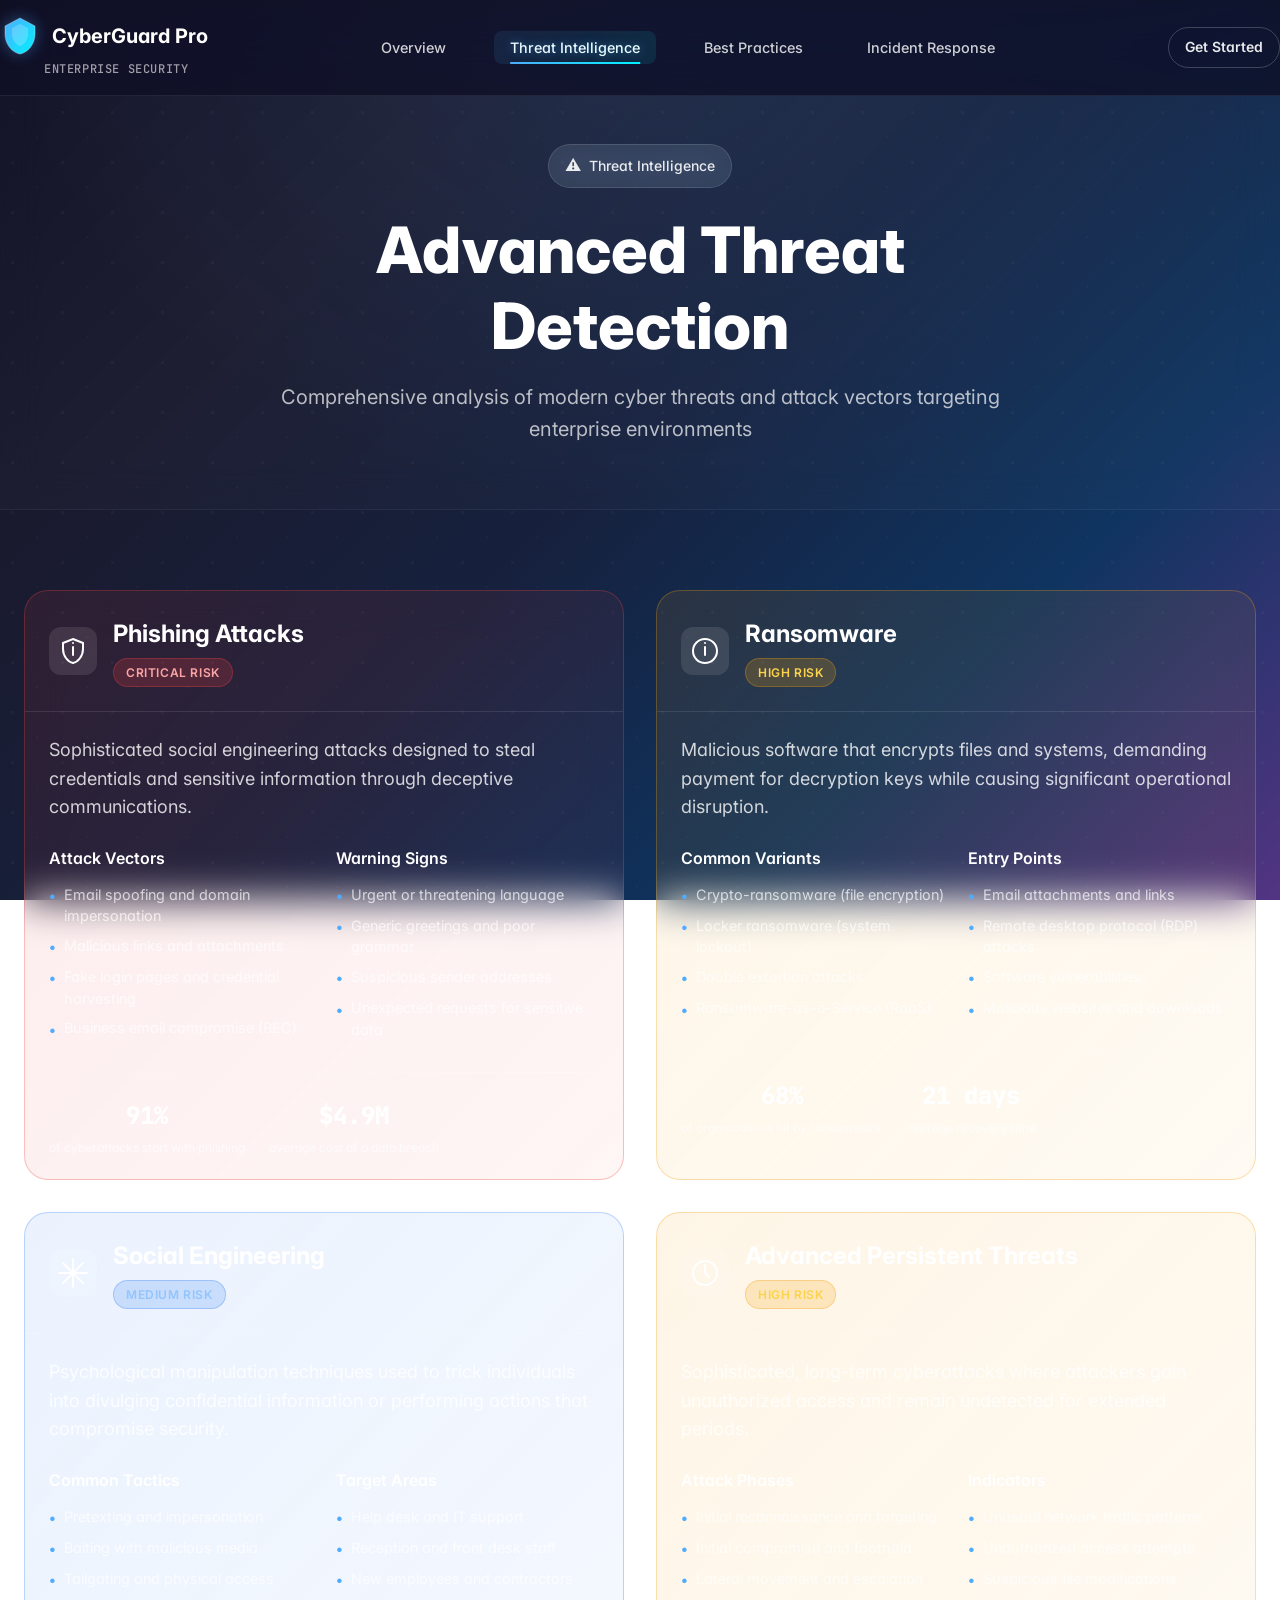
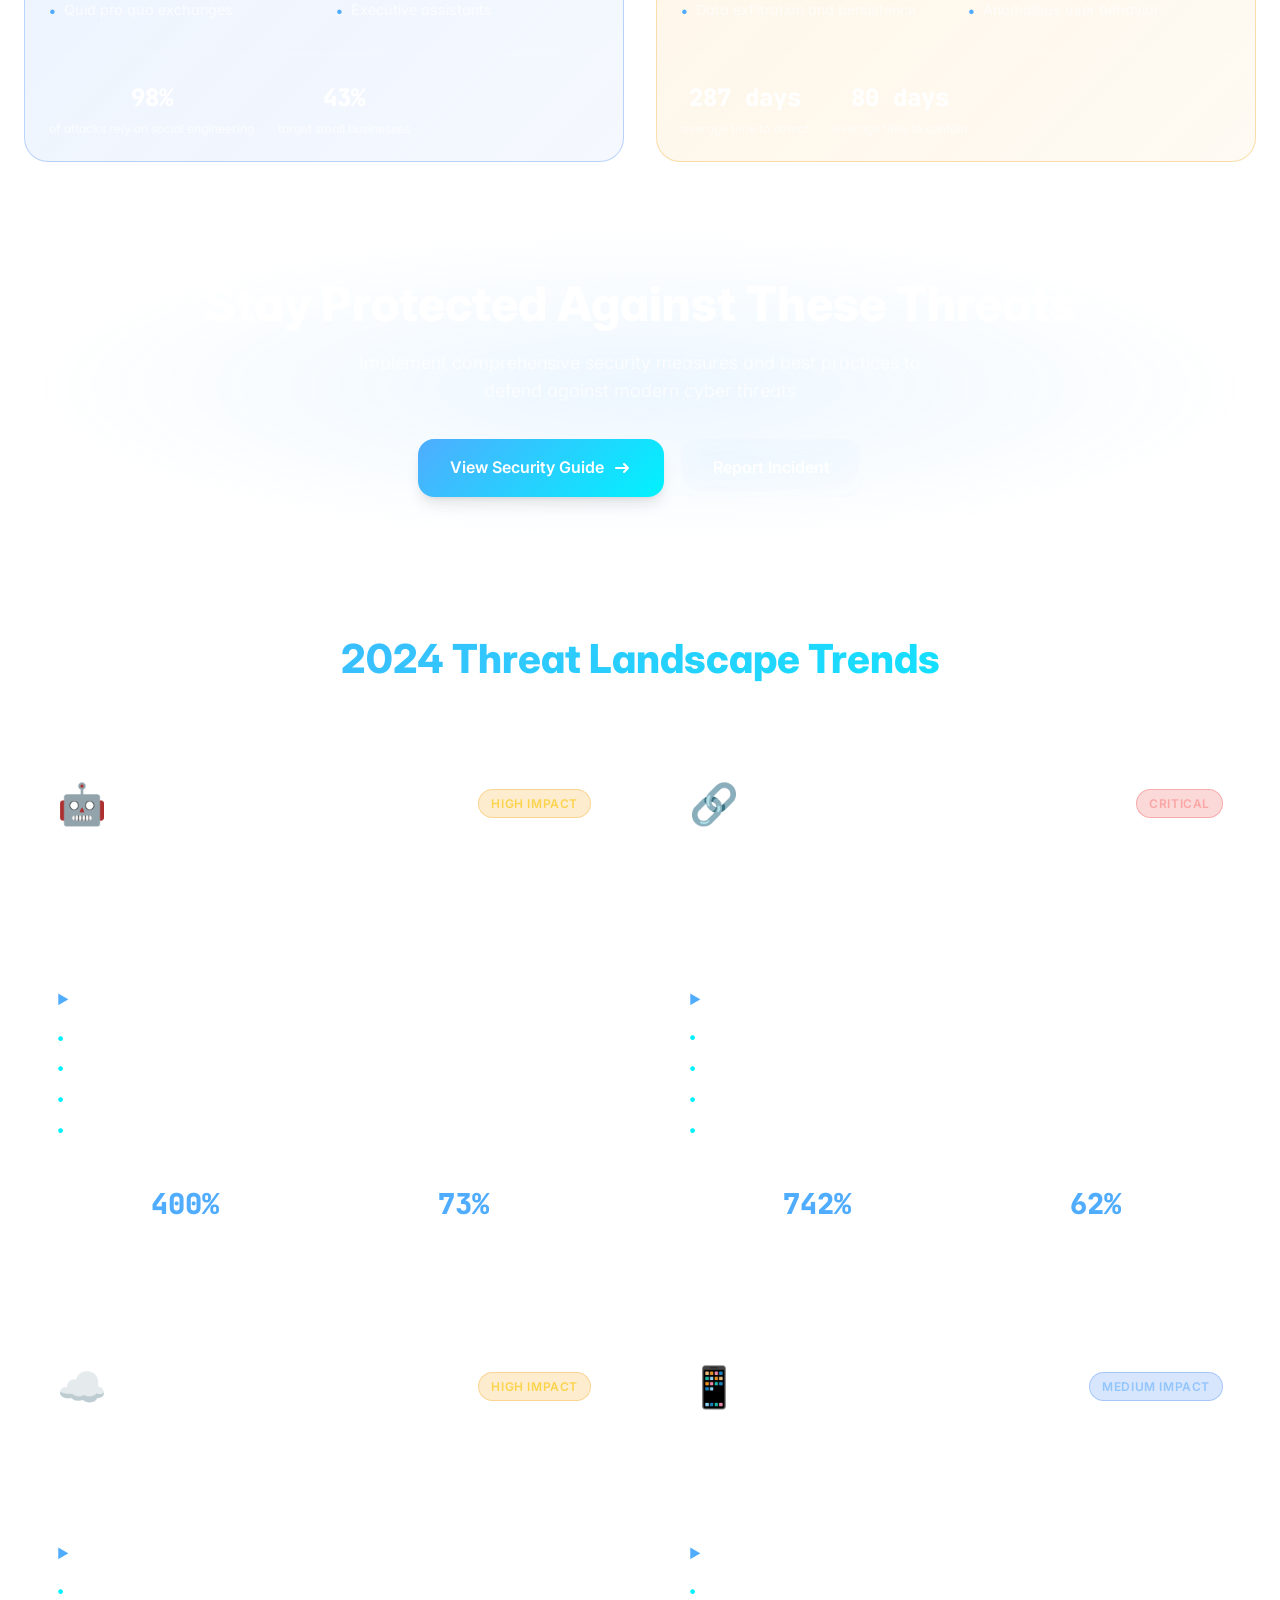
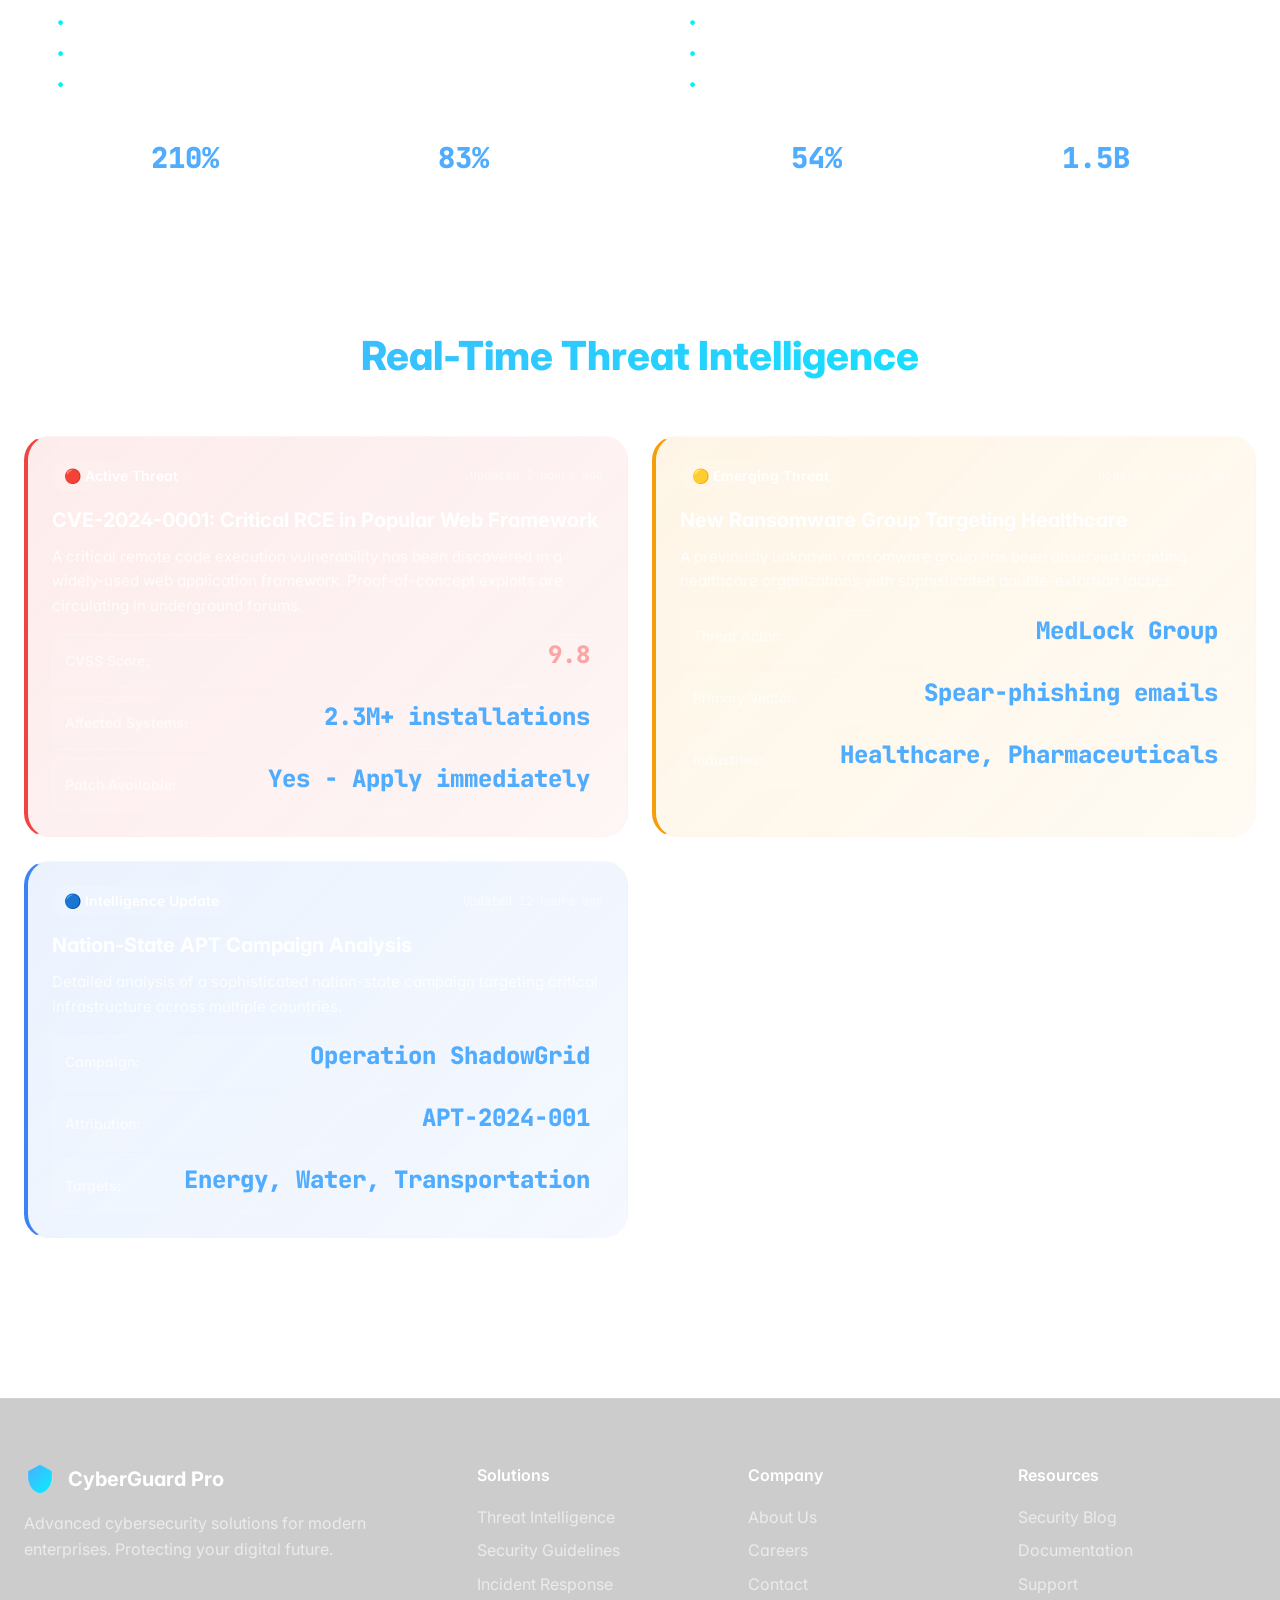
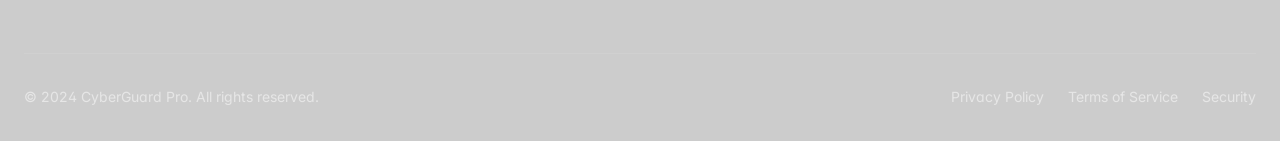
<file: cyber-threats.html>
<!DOCTYPE html>
<html lang="en">
<head>
    <meta charset="UTF-8">
    <meta name="viewport" content="width=device-width, initial-scale=1.0">
    <title>Threat Intelligence - CyberGuard Pro</title>
    <link rel="preconnect" href="https://fonts.googleapis.com">
    <link rel="preconnect" href="https://fonts.gstatic.com" crossorigin>
    <link href="https://fonts.googleapis.com/css2?family=Inter:wght@300;400;500;600;700;800;900&family=JetBrains+Mono:wght@400;500;600&display=swap" rel="stylesheet">
    <link rel="stylesheet" href="css/style.css">
    <link rel="icon" href="data:image/svg+xml,<svg xmlns='http://www.w3.org/2000/svg' viewBox='0 0 100 100'><text y='.9em' font-size='90'>🛡️</text></svg>">
</head>
<body>
    <div class="grain-overlay"></div>
    
    <header>
        <nav class="navbar">
            <div class="nav-container">
                <div class="nav-brand">
                    <a href="index.html" class="nav-logo">
                        <svg width="40" height="40" viewBox="0 0 40 40" fill="none" xmlns="http://www.w3.org/2000/svg">
                            <path d="M20 2L35 10V18C35 27.5 28.5 36.5 20 38C11.5 36.5 5 27.5 5 18V10L20 2Z" fill="url(#logoGradient)" stroke="rgba(255,255,255,0.3)" stroke-width="1"/>
                            <path d="M20 8L28 12V18C28 24 24 29 20 30C16 29 12 24 12 18V12L20 8Z" fill="rgba(255,255,255,0.2)"/>
                            <defs>
                                <linearGradient id="logoGradient" x1="0%" y1="0%" x2="100%" y2="100%">
                                    <stop offset="0%" style="stop-color:#4facfe"/>
                                    <stop offset="100%" style="stop-color:#00f2fe"/>
                                </linearGradient>
                            </defs>
                        </svg>
                        <span>CyberGuard Pro</span>
                    </a>
                    <div class="nav-tagline">Enterprise Security</div>
                </div>
                <ul class="nav-menu">
                    <li><a href="index.html" class="nav-link">Overview</a></li>
                    <li><a href="cyber-threats.html" class="nav-link active">Threat Intelligence</a></li>
                    <li><a href="safety-tips.html" class="nav-link">Best Practices</a></li>
                    <li><a href="report-crime.html" class="nav-link">Incident Response</a></li>
                </ul>
                <div class="nav-cta">
                    <a href="#contact" class="btn btn-outline-sm">Get Started</a>
                </div>
                <div class="hamburger">
                    <span></span>
                    <span></span>
                    <span></span>
                </div>
            </div>
        </nav>
    </header>

    <main>
        <section class="page-header">
            <div class="container">
                <div class="page-header-content">
                    <div class="page-badge">
                        <span class="badge-icon">⚠️</span>
                        <span>Threat Intelligence</span>
                    </div>
                    <h1>Advanced Threat Detection</h1>
                    <p>Comprehensive analysis of modern cyber threats and attack vectors targeting enterprise environments</p>
                </div>
            </div>
        </section>

        <section class="threats-content">
            <div class="container">
                <div class="threats-grid">
                    <div class="threat-card threat-card-critical">
                        <div class="threat-header">
                            <div class="threat-icon">
                                <svg width="32" height="32" viewBox="0 0 32 32" fill="none">
                                    <path d="M16 4L26 8V14C26 21 21 27 16 28C11 27 6 21 6 14V8L16 4Z" stroke="currentColor" stroke-width="2" fill="none"/>
                                    <path d="M16 12V20M16 8H16.01" stroke="currentColor" stroke-width="2" stroke-linecap="round"/>
                                </svg>
                            </div>
                            <div class="threat-meta">
                                <h3>Phishing Attacks</h3>
                                <div class="threat-level critical">Critical Risk</div>
                            </div>
                        </div>
                        <div class="threat-content">
                            <p>Sophisticated social engineering attacks designed to steal credentials and sensitive information through deceptive communications.</p>
                            
                            <div class="threat-details">
                                <div class="detail-section">
                                    <h4>Attack Vectors</h4>
                                    <ul class="threat-list">
                                        <li>Email spoofing and domain impersonation</li>
                                        <li>Malicious links and attachments</li>
                                        <li>Fake login pages and credential harvesting</li>
                                        <li>Business email compromise (BEC)</li>
                                    </ul>
                                </div>
                                
                                <div class="detail-section">
                                    <h4>Warning Signs</h4>
                                    <ul class="threat-list">
                                        <li>Urgent or threatening language</li>
                                        <li>Generic greetings and poor grammar</li>
                                        <li>Suspicious sender addresses</li>
                                        <li>Unexpected requests for sensitive data</li>
                                    </ul>
                                </div>
                            </div>
                            
                            <div class="threat-stats">
                                <div class="stat">
                                    <div class="stat-number">91%</div>
                                    <div class="stat-label">of cyberattacks start with phishing</div>
                                </div>
                                <div class="stat">
                                    <div class="stat-number">$4.9M</div>
                                    <div class="stat-label">average cost of a data breach</div>
                                </div>
                            </div>
                        </div>
                    </div>

                    <div class="threat-card threat-card-high">
                        <div class="threat-header">
                            <div class="threat-icon">
                                <svg width="32" height="32" viewBox="0 0 32 32" fill="none">
                                    <path d="M16 28C22.6274 28 28 22.6274 28 16C28 9.37258 22.6274 4 16 4C9.37258 4 4 9.37258 4 16C4 22.6274 9.37258 28 16 28Z" stroke="currentColor" stroke-width="2"/>
                                    <path d="M16 12V20M16 8H16.01" stroke="currentColor" stroke-width="2" stroke-linecap="round"/>
                                </svg>
                            </div>
                            <div class="threat-meta">
                                <h3>Ransomware</h3>
                                <div class="threat-level high">High Risk</div>
                            </div>
                        </div>
                        <div class="threat-content">
                            <p>Malicious software that encrypts files and systems, demanding payment for decryption keys while causing significant operational disruption.</p>
                            
                            <div class="threat-details">
                                <div class="detail-section">
                                    <h4>Common Variants</h4>
                                    <ul class="threat-list">
                                        <li>Crypto-ransomware (file encryption)</li>
                                        <li>Locker ransomware (system lockout)</li>
                                        <li>Double extortion attacks</li>
                                        <li>Ransomware-as-a-Service (RaaS)</li>
                                    </ul>
                                </div>
                                
                                <div class="detail-section">
                                    <h4>Entry Points</h4>
                                    <ul class="threat-list">
                                        <li>Email attachments and links</li>
                                        <li>Remote desktop protocol (RDP) attacks</li>
                                        <li>Software vulnerabilities</li>
                                        <li>Malicious websites and downloads</li>
                                    </ul>
                                </div>
                            </div>
                            
                            <div class="threat-stats">
                                <div class="stat">
                                    <div class="stat-number">68%</div>
                                    <div class="stat-label">of organizations hit by ransomware</div>
                                </div>
                                <div class="stat">
                                    <div class="stat-number">21 days</div>
                                    <div class="stat-label">average recovery time</div>
                                </div>
                            </div>
                        </div>
                    </div>

                    <div class="threat-card threat-card-medium">
                        <div class="threat-header">
                            <div class="threat-icon">
                                <svg width="32" height="32" viewBox="0 0 32 32" fill="none">
                                    <path d="M16 2V30M2 16H30" stroke="currentColor" stroke-width="2" stroke-linecap="round"/>
                                    <path d="M26 6L6 26M6 6L26 26" stroke="currentColor" stroke-width="2" stroke-linecap="round"/>
                                </svg>
                            </div>
                            <div class="threat-meta">
                                <h3>Social Engineering</h3>
                                <div class="threat-level medium">Medium Risk</div>
                            </div>
                        </div>
                        <div class="threat-content">
                            <p>Psychological manipulation techniques used to trick individuals into divulging confidential information or performing actions that compromise security.</p>
                            
                            <div class="threat-details">
                                <div class="detail-section">
                                    <h4>Common Tactics</h4>
                                    <ul class="threat-list">
                                        <li>Pretexting and impersonation</li>
                                        <li>Baiting with malicious media</li>
                                        <li>Tailgating and physical access</li>
                                        <li>Quid pro quo exchanges</li>
                                    </ul>
                                </div>
                                
                                <div class="detail-section">
                                    <h4>Target Areas</h4>
                                    <ul class="threat-list">
                                        <li>Help desk and IT support</li>
                                        <li>Reception and front desk staff</li>
                                        <li>New employees and contractors</li>
                                        <li>Executive assistants</li>
                                    </ul>
                                </div>
                            </div>
                            
                            <div class="threat-stats">
                                <div class="stat">
                                    <div class="stat-number">98%</div>
                                    <div class="stat-label">of attacks rely on social engineering</div>
                                </div>
                                <div class="stat">
                                    <div class="stat-number">43%</div>
                                    <div class="stat-label">target small businesses</div>
                                </div>
                            </div>
                        </div>
                    </div>

                    <div class="threat-card threat-card-high">
                        <div class="threat-header">
                            <div class="threat-icon">
                                <svg width="32" height="32" viewBox="0 0 32 32" fill="none">
                                    <path d="M28 16C28 22.6274 22.6274 28 16 28C9.37258 28 4 22.6274 4 16C4 9.37258 9.37258 4 16 4C22.6274 4 28 9.37258 28 16Z" stroke="currentColor" stroke-width="2"/>
                                    <path d="M16 8V16L20 20" stroke="currentColor" stroke-width="2" stroke-linecap="round" stroke-linejoin="round"/>
                                </svg>
                            </div>
                            <div class="threat-meta">
                                <h3>Advanced Persistent Threats</h3>
                                <div class="threat-level high">High Risk</div>
                            </div>
                        </div>
                        <div class="threat-content">
                            <p>Sophisticated, long-term cyberattacks where attackers gain unauthorized access and remain undetected for extended periods.</p>
                            
                            <div class="threat-details">
                                <div class="detail-section">
                                    <h4>Attack Phases</h4>
                                    <ul class="threat-list">
                                        <li>Initial reconnaissance and targeting</li>
                                        <li>Initial compromise and foothold</li>
                                        <li>Lateral movement and escalation</li>
                                        <li>Data exfiltration and persistence</li>
                                    </ul>
                                </div>
                                
                                <div class="detail-section">
                                    <h4>Indicators</h4>
                                    <ul class="threat-list">
                                        <li>Unusual network traffic patterns</li>
                                        <li>Unauthorized access attempts</li>
                                        <li>Suspicious file modifications</li>
                                        <li>Anomalous user behavior</li>
                                    </ul>
                                </div>
                            </div>
                            
                            <div class="threat-stats">
                                <div class="stat">
                                    <div class="stat-number">287 days</div>
                                    <div class="stat-label">average time to detect</div>
                                </div>
                                <div class="stat">
                                    <div class="stat-number">80 days</div>
                                    <div class="stat-label">average time to contain</div>
                                </div>
                            </div>
                        </div>
                    </div>
                </div>

                <div class="cta-section">
                    <div class="cta-content">
                        <h2>Stay Protected Against These Threats</h2>
                        <p>Implement comprehensive security measures and best practices to defend against modern cyber threats</p>
                        <div class="cta-actions">
                            <a href="safety-tips.html" class="btn btn-primary btn-lg">
                                <span>View Security Guide</span>
                                <svg width="20" height="20" viewBox="0 0 20 20" fill="none">
                                    <path d="M4 10H16M16 10L12 6M16 10L12 14" stroke="currentColor" stroke-width="2" stroke-linecap="round" stroke-linejoin="round"/>
                                </svg>
                            </a>
                            <a href="report-crime.html" class="btn btn-secondary btn-lg">
                                <span>Report Incident</span>
                            </a>
                        </div>
                    </div>
                </div>

                <div class="threat-trends">
                    <h2>2024 Threat Landscape Trends</h2>
                    <div class="trends-grid">
                        <div class="trend-card">
                            <div class="trend-header">
                                <div class="trend-icon">🤖</div>
                                <h3>AI-Powered Attacks</h3>
                                <div class="trend-severity high">High Impact</div>
                            </div>
                            <div class="trend-content">
                                <p>Cybercriminals are increasingly leveraging artificial intelligence and machine learning to create more sophisticated and targeted attacks.</p>
                                <div class="trend-details">
                                    <h4>Key Developments:</h4>
                                    <ul>
                                        <li>AI-generated deepfake videos for social engineering</li>
                                        <li>Machine learning-powered password cracking</li>
                                        <li>Automated vulnerability discovery and exploitation</li>
                                        <li>Intelligent evasion of traditional security controls</li>
                                    </ul>
                                </div>
                                <div class="trend-stats">
                                    <div class="stat">
                                        <span class="stat-number">400%</span>
                                        <span class="stat-label">increase in AI-assisted attacks</span>
                                    </div>
                                    <div class="stat">
                                        <span class="stat-number">73%</span>
                                        <span class="stat-label">of security teams unprepared</span>
                                    </div>
                                </div>
                            </div>
                        </div>
                        
                        <div class="trend-card">
                            <div class="trend-header">
                                <div class="trend-icon">🔗</div>
                                <h3>Supply Chain Attacks</h3>
                                <div class="trend-severity critical">Critical</div>
                            </div>
                            <div class="trend-content">
                                <p>Attackers are targeting software supply chains to compromise multiple organizations simultaneously through trusted third-party vendors.</p>
                                <div class="trend-details">
                                    <h4>Attack Vectors:</h4>
                                    <ul>
                                        <li>Compromised software updates and patches</li>
                                        <li>Malicious code injection in open-source libraries</li>
                                        <li>Hardware tampering during manufacturing</li>
                                        <li>Cloud service provider compromises</li>
                                    </ul>
                                </div>
                                <div class="trend-stats">
                                    <div class="stat">
                                        <span class="stat-number">742%</span>
                                        <span class="stat-label">increase in supply chain attacks</span>
                                    </div>
                                    <div class="stat">
                                        <span class="stat-number">62%</span>
                                        <span class="stat-label">lack vendor security oversight</span>
                                    </div>
                                </div>
                            </div>
                        </div>
                        
                        <div class="trend-card">
                            <div class="trend-header">
                                <div class="trend-icon">☁️</div>
                                <h3>Cloud-Native Threats</h3>
                                <div class="trend-severity high">High Impact</div>
                            </div>
                            <div class="trend-content">
                                <p>As organizations migrate to cloud environments, attackers are developing cloud-specific attack techniques and tools.</p>
                                <div class="trend-details">
                                    <h4>Emerging Threats:</h4>
                                    <ul>
                                        <li>Container escape and privilege escalation</li>
                                        <li>Serverless function manipulation</li>
                                        <li>Cloud storage misconfigurations</li>
                                        <li>Identity and access management bypasses</li>
                                    </ul>
                                </div>
                                <div class="trend-stats">
                                    <div class="stat">
                                        <span class="stat-number">210%</span>
                                        <span class="stat-label">increase in cloud breaches</span>
                                    </div>
                                    <div class="stat">
                                        <span class="stat-number">83%</span>
                                        <span class="stat-label">due to misconfigurations</span>
                                    </div>
                                </div>
                            </div>
                        </div>
                        
                        <div class="trend-card">
                            <div class="trend-header">
                                <div class="trend-icon">📱</div>
                                <h3>Mobile & IoT Exploitation</h3>
                                <div class="trend-severity medium">Medium Impact</div>
                            </div>
                            <div class="trend-content">
                                <p>The proliferation of mobile devices and IoT sensors creates new attack surfaces that are often poorly secured.</p>
                                <div class="trend-details">
                                    <h4>Common Vulnerabilities:</h4>
                                    <ul>
                                        <li>Weak authentication and encryption</li>
                                        <li>Insecure firmware and software updates</li>
                                        <li>Default credentials and configurations</li>
                                        <li>Insufficient network segmentation</li>
                                    </ul>
                                </div>
                                <div class="trend-stats">
                                    <div class="stat">
                                        <span class="stat-number">54%</span>
                                        <span class="stat-label">of IoT devices vulnerable</span>
                                    </div>
                                    <div class="stat">
                                        <span class="stat-number">1.5B</span>
                                        <span class="stat-label">mobile malware attacks in 2024</span>
                                    </div>
                                </div>
                            </div>
                        </div>
                    </div>
                </div>

                <div class="threat-intelligence">
                    <h2>Real-Time Threat Intelligence</h2>
                    <div class="intelligence-dashboard">
                        <div class="intel-card intel-critical">
                            <div class="intel-header">
                                <div class="intel-status">🔴 Active Threat</div>
                                <div class="intel-timestamp">Updated 2 hours ago</div>
                            </div>
                            <h3>CVE-2024-0001: Critical RCE in Popular Web Framework</h3>
                            <p>A critical remote code execution vulnerability has been discovered in a widely-used web application framework. Proof-of-concept exploits are circulating in underground forums.</p>
                            <div class="intel-details">
                                <div class="intel-metric">
                                    <span class="metric-label">CVSS Score:</span>
                                    <span class="metric-value critical">9.8</span>
                                </div>
                                <div class="intel-metric">
                                    <span class="metric-label">Affected Systems:</span>
                                    <span class="metric-value">2.3M+ installations</span>
                                </div>
                                <div class="intel-metric">
                                    <span class="metric-label">Patch Available:</span>
                                    <span class="metric-value">Yes - Apply immediately</span>
                                </div>
                            </div>
                        </div>
                        
                        <div class="intel-card intel-warning">
                            <div class="intel-header">
                                <div class="intel-status">🟡 Emerging Threat</div>
                                <div class="intel-timestamp">Updated 6 hours ago</div>
                            </div>
                            <h3>New Ransomware Group Targeting Healthcare</h3>
                            <p>A previously unknown ransomware group has been observed targeting healthcare organizations with sophisticated double-extortion tactics.</p>
                            <div class="intel-details">
                                <div class="intel-metric">
                                    <span class="metric-label">Threat Actor:</span>
                                    <span class="metric-value">MedLock Group</span>
                                </div>
                                <div class="intel-metric">
                                    <span class="metric-label">Primary Vector:</span>
                                    <span class="metric-value">Spear-phishing emails</span>
                                </div>
                                <div class="intel-metric">
                                    <span class="metric-label">Industries:</span>
                                    <span class="metric-value">Healthcare, Pharmaceuticals</span>
                                </div>
                            </div>
                        </div>
                        
                        <div class="intel-card intel-info">
                            <div class="intel-header">
                                <div class="intel-status">🔵 Intelligence Update</div>
                                <div class="intel-timestamp">Updated 12 hours ago</div>
                            </div>
                            <h3>Nation-State APT Campaign Analysis</h3>
                            <p>Detailed analysis of a sophisticated nation-state campaign targeting critical infrastructure across multiple countries.</p>
                            <div class="intel-details">
                                <div class="intel-metric">
                                    <span class="metric-label">Campaign:</span>
                                    <span class="metric-value">Operation ShadowGrid</span>
                                </div>
                                <div class="intel-metric">
                                    <span class="metric-label">Attribution:</span>
                                    <span class="metric-value">APT-2024-001</span>
                                </div>
                                <div class="intel-metric">
                                    <span class="metric-label">Targets:</span>
                                    <span class="metric-value">Energy, Water, Transportation</span>
                                </div>
                            </div>
                        </div>
                    </div>
                </div>
            </div>
        </section>
    </main>

    <footer class="footer">
        <div class="container">
            <div class="footer-content">
                <div class="footer-brand">
                    <div class="footer-logo">
                        <svg width="32" height="32" viewBox="0 0 40 40" fill="none" xmlns="http://www.w3.org/2000/svg">
                            <path d="M20 2L35 10V18C35 27.5 28.5 36.5 20 38C11.5 36.5 5 27.5 5 18V10L20 2Z" fill="url(#footerLogoGradient)" stroke="rgba(255,255,255,0.2)" stroke-width="1"/>
                            <defs>
                                <linearGradient id="footerLogoGradient" x1="0%" y1="0%" x2="100%" y2="100%">
                                    <stop offset="0%" style="stop-color:#4facfe"/>
                                    <stop offset="100%" style="stop-color:#00f2fe"/>
                                </linearGradient>
                            </defs>
                        </svg>
                        <span>CyberGuard Pro</span>
                    </div>
                    <p class="footer-desc">Advanced cybersecurity solutions for modern enterprises. Protecting your digital future.</p>
                </div>
                <div class="footer-links">
                    <div class="footer-section">
                        <h4>Solutions</h4>
                        <a href="cyber-threats.html">Threat Intelligence</a>
                        <a href="safety-tips.html">Security Guidelines</a>
                        <a href="report-crime.html">Incident Response</a>
                    </div>
                    <div class="footer-section">
                        <h4>Company</h4>
                        <a href="#about">About Us</a>
                        <a href="#careers">Careers</a>
                        <a href="#contact">Contact</a>
                    </div>
                    <div class="footer-section">
                        <h4>Resources</h4>
                        <a href="#blog">Security Blog</a>
                        <a href="#docs">Documentation</a>
                        <a href="#support">Support</a>
                    </div>
                </div>
            </div>
            <div class="footer-bottom">
                <div class="footer-copyright">
                    <p>&copy; 2024 CyberGuard Pro. All rights reserved.</p>
                </div>
                <div class="footer-legal">
                    <a href="#privacy">Privacy Policy</a>
                    <a href="#terms">Terms of Service</a>
                    <a href="#security">Security</a>
                </div>
            </div>
        </div>
    </footer>

    <script src="js/script.js"></script>
</body>
</html>
</file>
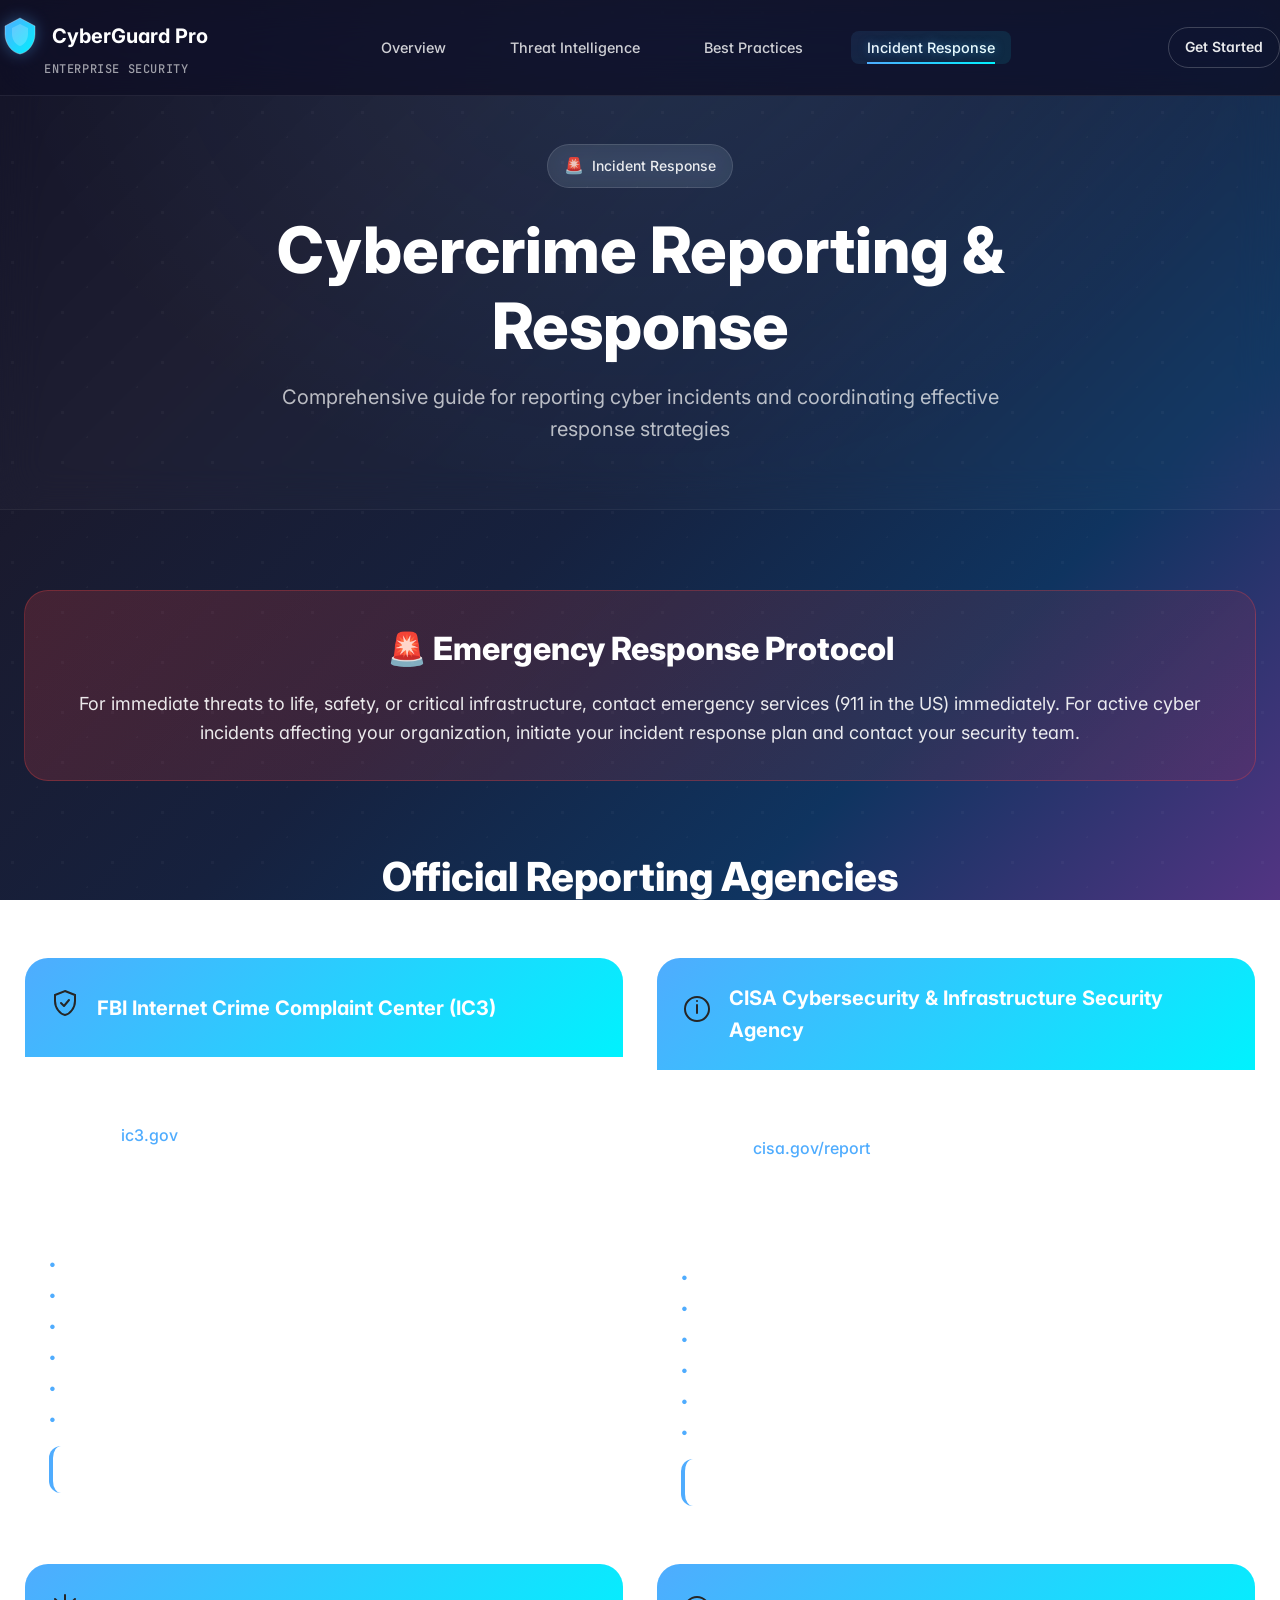
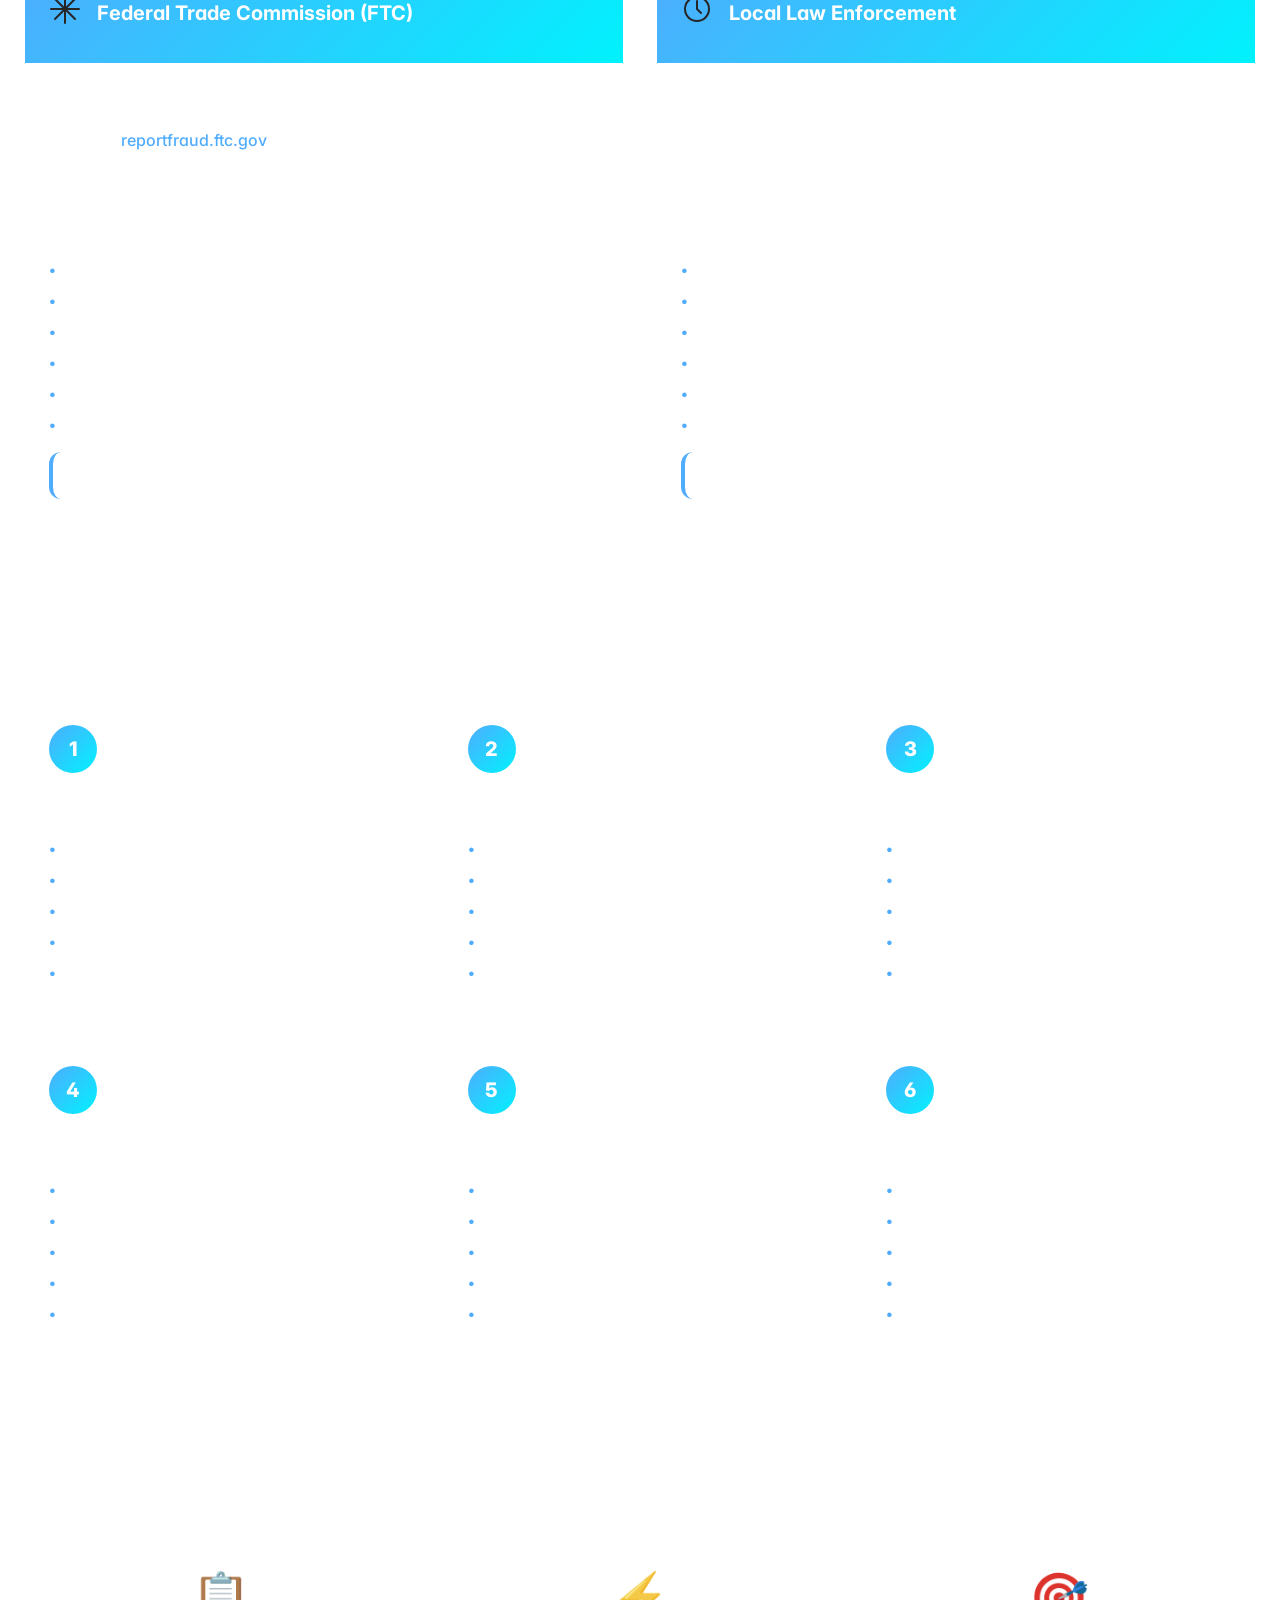
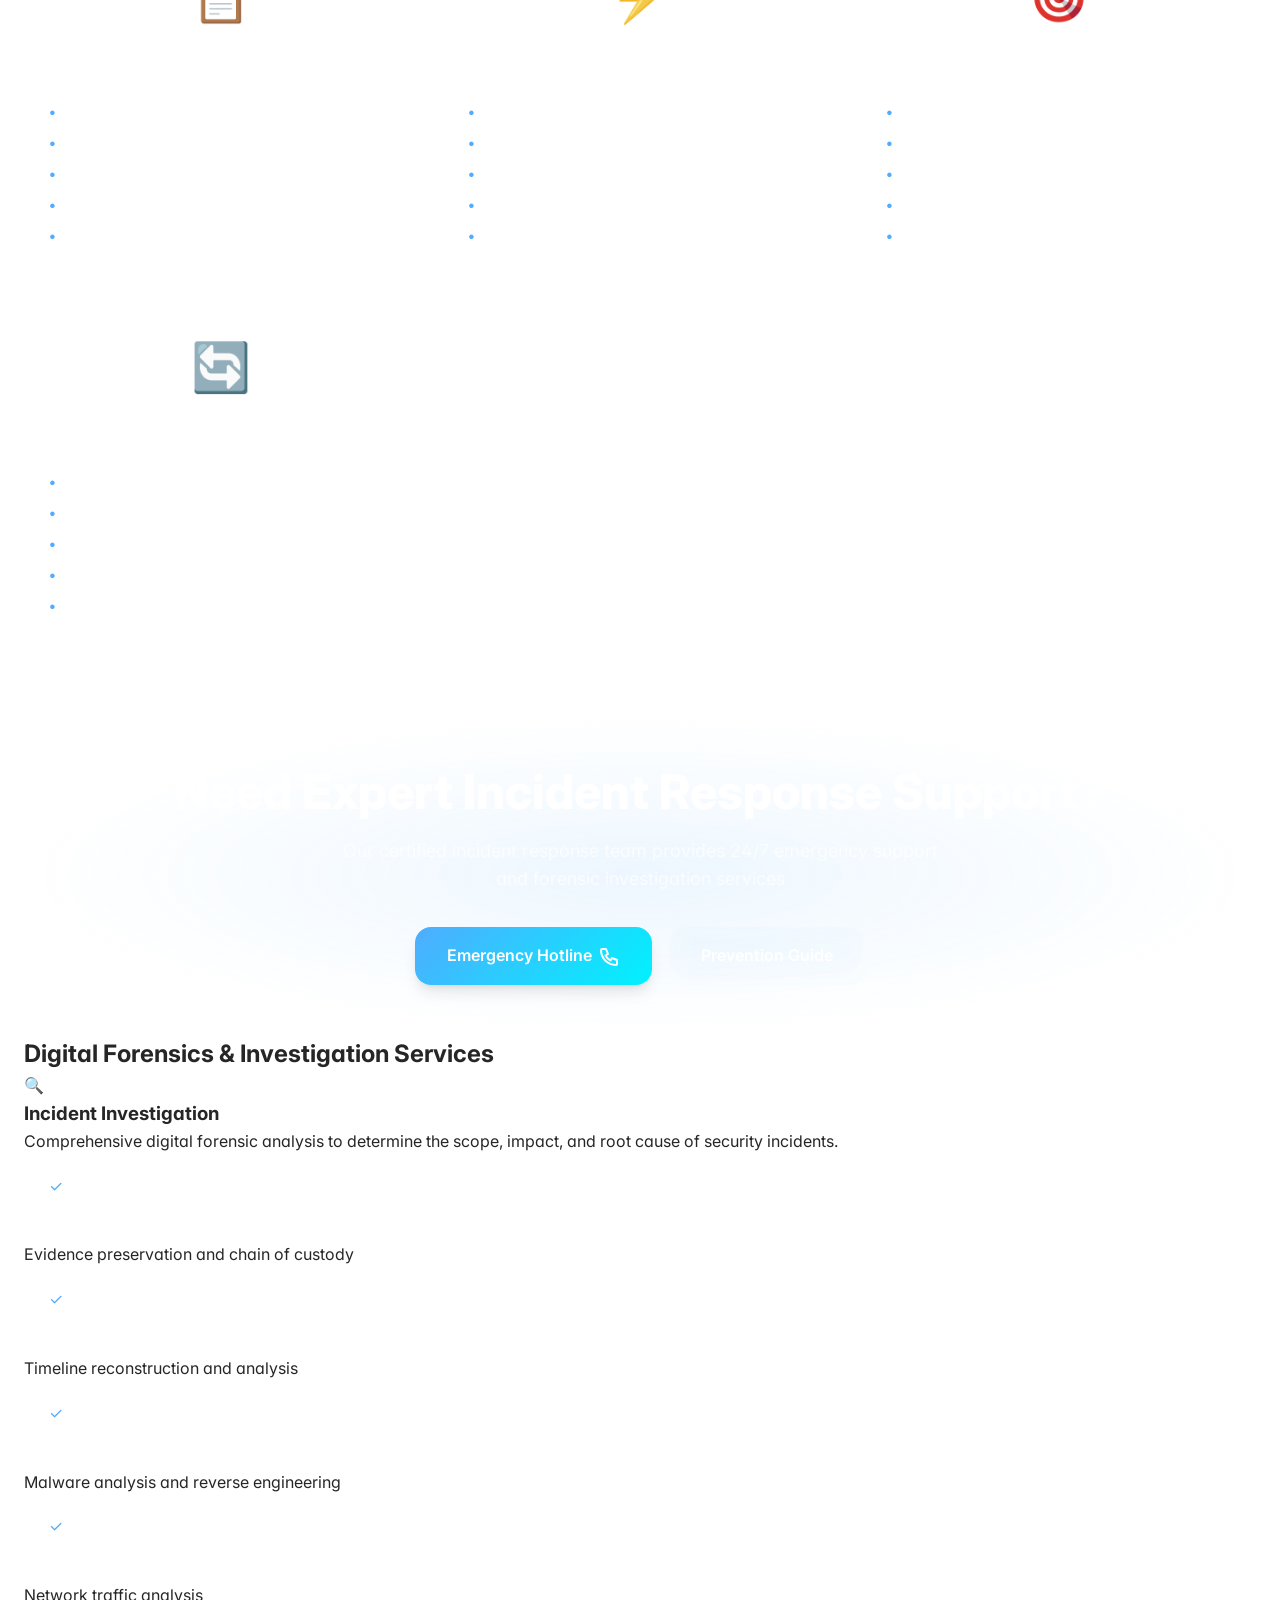
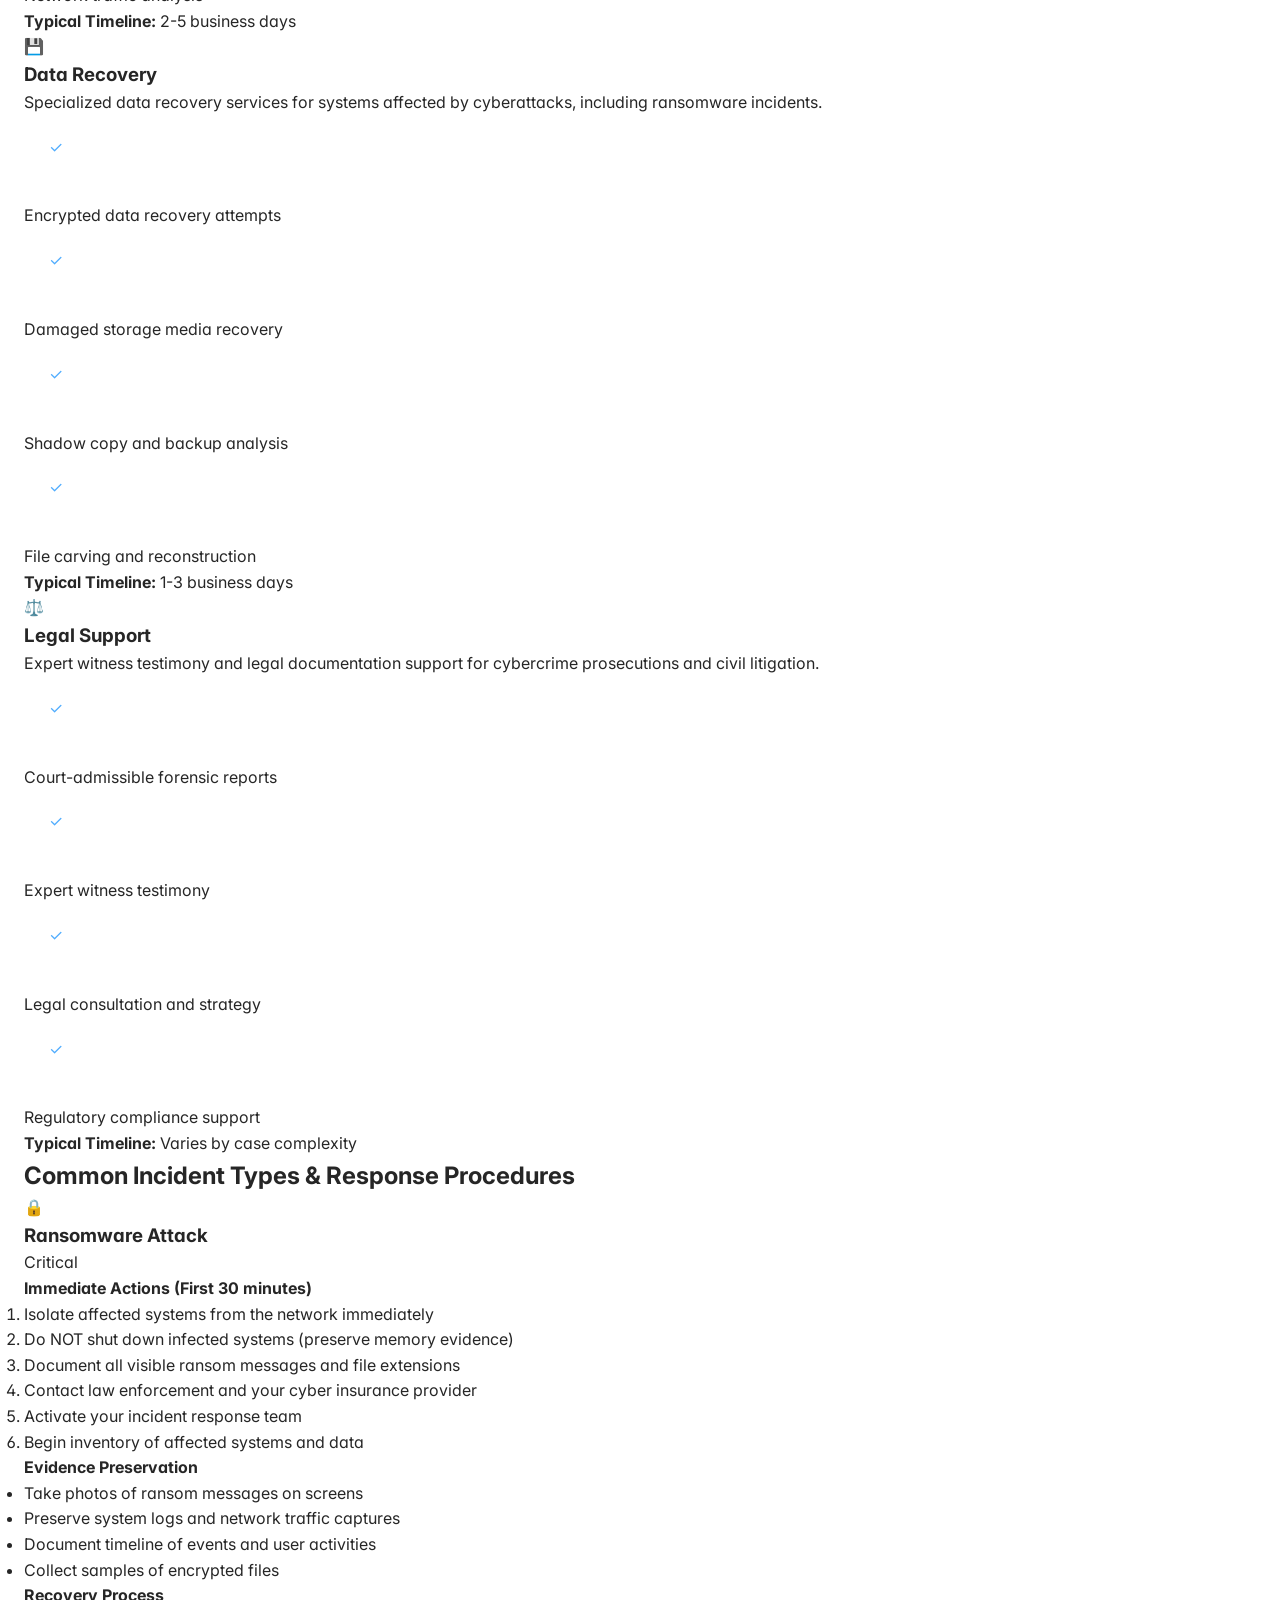
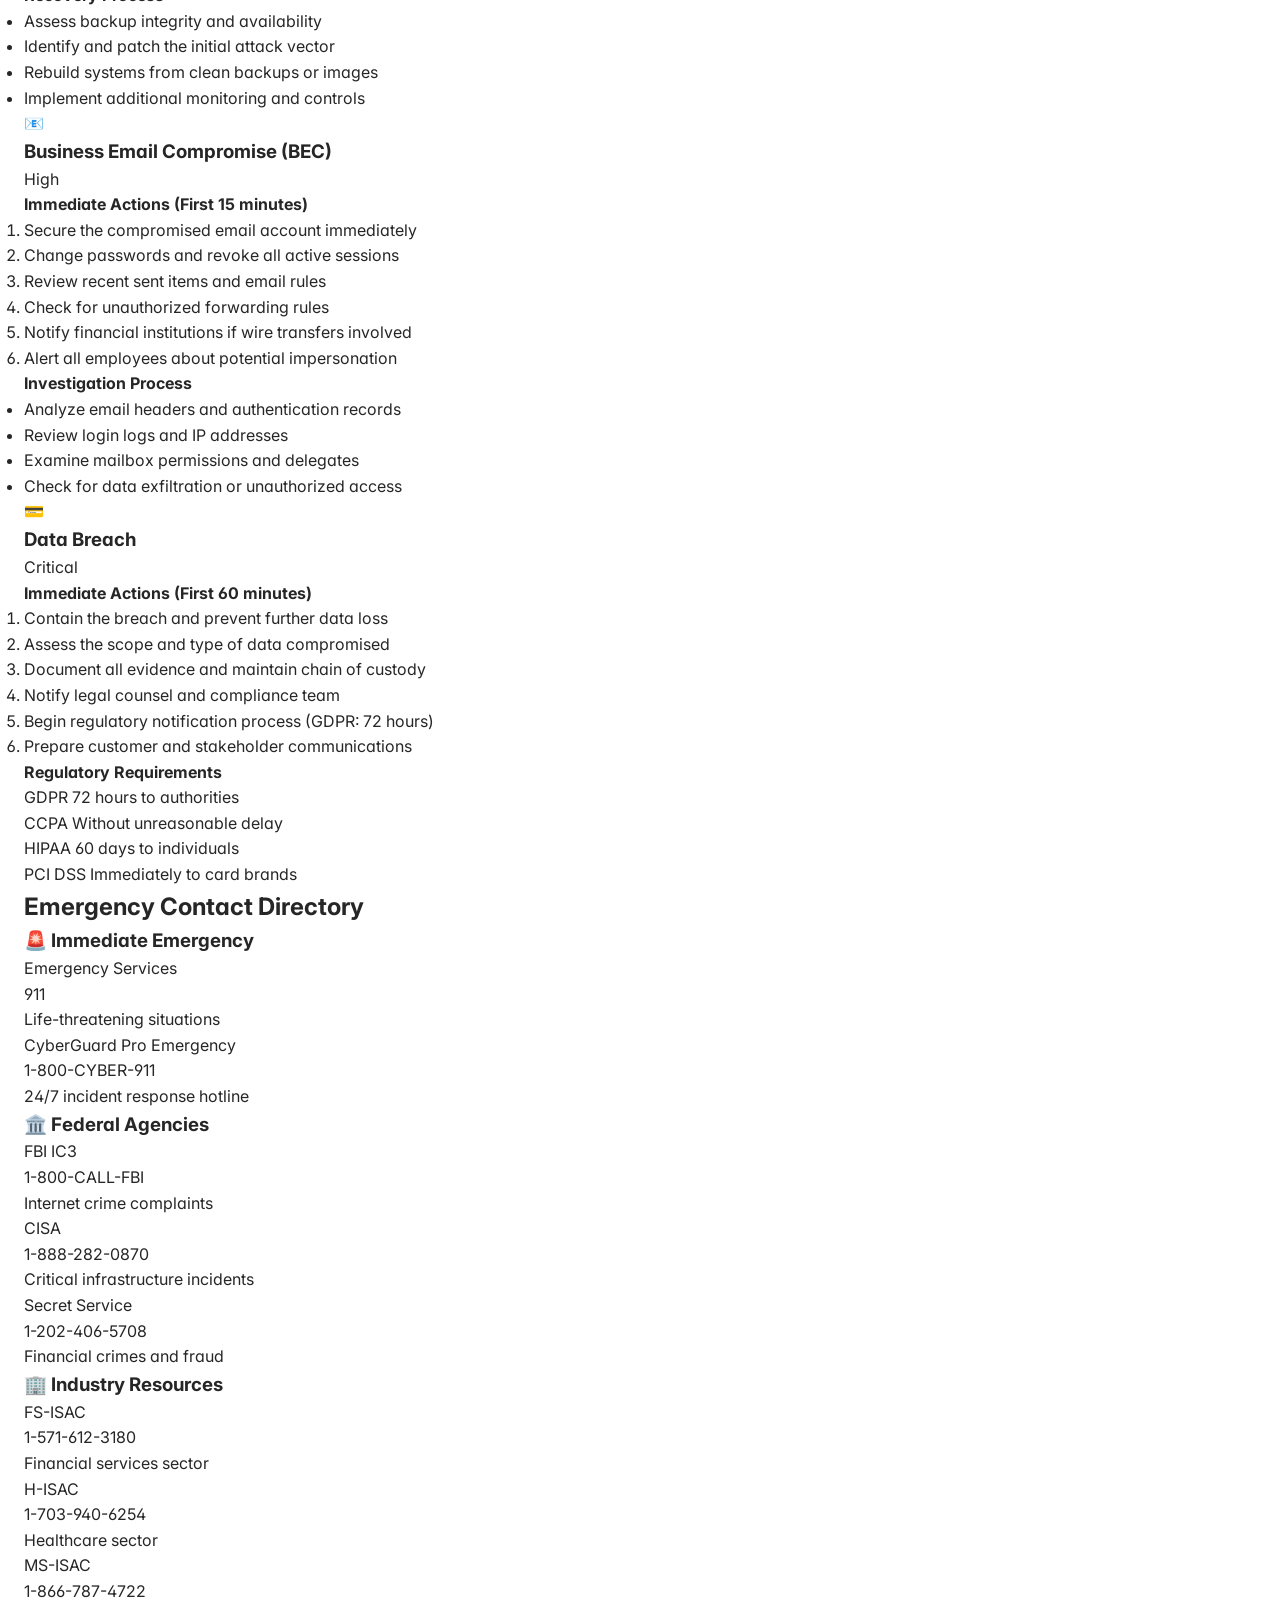
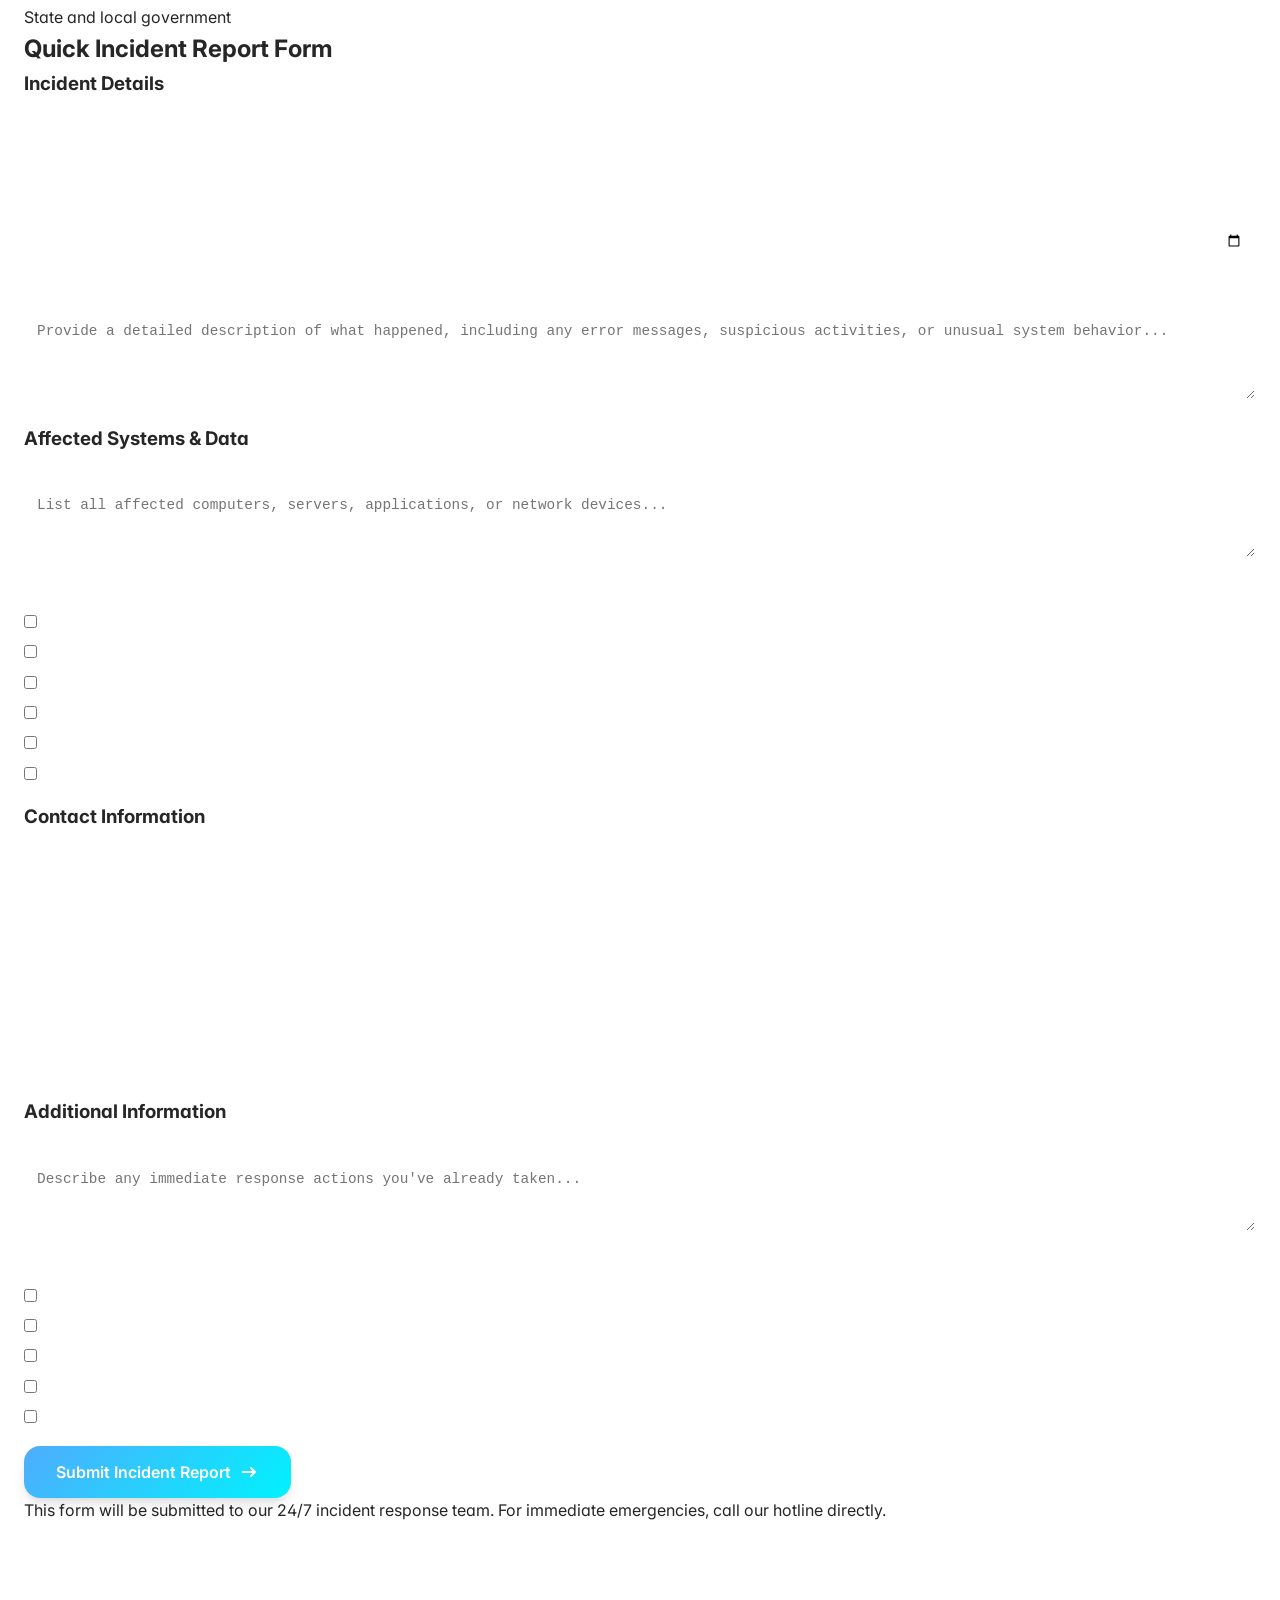
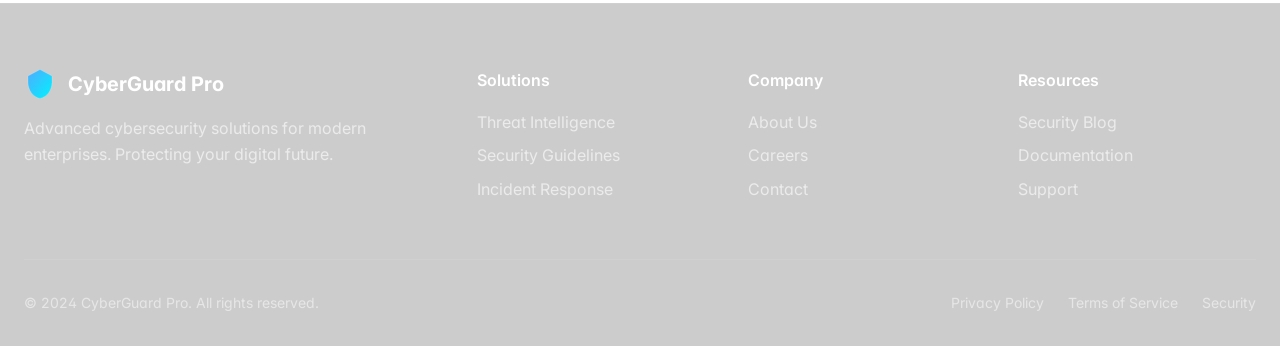
<file: report-crime.html>
<!DOCTYPE html>
<html lang="en">
<head>
    <meta charset="UTF-8">
    <meta name="viewport" content="width=device-width, initial-scale=1.0">
    <title>Incident Response - CyberGuard Pro</title>
    <link rel="preconnect" href="https://fonts.googleapis.com">
    <link rel="preconnect" href="https://fonts.gstatic.com" crossorigin>
    <link href="https://fonts.googleapis.com/css2?family=Inter:wght@300;400;500;600;700;800;900&family=JetBrains+Mono:wght@400;500;600&display=swap" rel="stylesheet">
    <link rel="stylesheet" href="css/style.css">
    <link rel="icon" href="data:image/svg+xml,<svg xmlns='http://www.w3.org/2000/svg' viewBox='0 0 100 100'><text y='.9em' font-size='90'>🛡️</text></svg>">
</head>
<body>
    <div class="grain-overlay"></div>
    
    <header>
        <nav class="navbar">
            <div class="nav-container">
                <div class="nav-brand">
                    <a href="index.html" class="nav-logo">
                        <svg width="40" height="40" viewBox="0 0 40 40" fill="none" xmlns="http://www.w3.org/2000/svg">
                            <path d="M20 2L35 10V18C35 27.5 28.5 36.5 20 38C11.5 36.5 5 27.5 5 18V10L20 2Z" fill="url(#logoGradient)" stroke="rgba(255,255,255,0.3)" stroke-width="1"/>
                            <path d="M20 8L28 12V18C28 24 24 29 20 30C16 29 12 24 12 18V12L20 8Z" fill="rgba(255,255,255,0.2)"/>
                            <defs>
                                <linearGradient id="logoGradient" x1="0%" y1="0%" x2="100%" y2="100%">
                                    <stop offset="0%" style="stop-color:#4facfe"/>
                                    <stop offset="100%" style="stop-color:#00f2fe"/>
                                </linearGradient>
                            </defs>
                        </svg>
                        <span>CyberGuard Pro</span>
                    </a>
                    <div class="nav-tagline">Enterprise Security</div>
                </div>
                <ul class="nav-menu">
                    <li><a href="index.html" class="nav-link">Overview</a></li>
                    <li><a href="cyber-threats.html" class="nav-link">Threat Intelligence</a></li>
                    <li><a href="safety-tips.html" class="nav-link">Best Practices</a></li>
                    <li><a href="report-crime.html" class="nav-link active">Incident Response</a></li>
                </ul>
                <div class="nav-cta">
                    <a href="#contact" class="btn btn-outline-sm">Get Started</a>
                </div>
                <div class="hamburger">
                    <span></span>
                    <span></span>
                    <span></span>
                </div>
            </div>
        </nav>
    </header>

    <main>
        <section class="page-header">
            <div class="container">
                <div class="page-header-content">
                    <div class="page-badge">
                        <span class="badge-icon">🚨</span>
                        <span>Incident Response</span>
                    </div>
                    <h1>Cybercrime Reporting & Response</h1>
                    <p>Comprehensive guide for reporting cyber incidents and coordinating effective response strategies</p>
                </div>
            </div>
        </section>

        <section class="report-content">
            <div class="container">
                <div class="emergency-notice">
                    <h2>🚨 Emergency Response Protocol</h2>
                    <p>For immediate threats to life, safety, or critical infrastructure, contact emergency services (911 in the US) immediately. For active cyber incidents affecting your organization, initiate your incident response plan and contact your security team.</p>
                </div>

                <div class="reporting-agencies">
                    <h2>Official Reporting Agencies</h2>
                    
                    <div class="agency-grid">
                        <div class="agency-card">
                            <div class="agency-header">
                                <div class="agency-icon">
                                    <svg width="32" height="32" viewBox="0 0 32 32" fill="none">
                                        <path d="M16 4L26 8V14C26 21 21 27 16 28C11 27 6 21 6 14V8L16 4Z" stroke="currentColor" stroke-width="2" fill="none"/>
                                        <path d="M12 16L15 19L20 13" stroke="currentColor" stroke-width="2" stroke-linecap="round" stroke-linejoin="round"/>
                                    </svg>
                                </div>
                                <h3>FBI Internet Crime Complaint Center (IC3)</h3>
                            </div>
                            <div class="agency-content">
                                <p><strong>Primary Focus:</strong> Federal cybercrime investigation and coordination</p>
                                <p><strong>Website:</strong> <a href="https://www.ic3.gov" target="_blank">ic3.gov</a></p>
                                <p><strong>Phone:</strong> 1-800-CALL-FBI (1-800-225-5324)</p>
                                
                                <div class="agency-types">
                                    <h4>Report These Incidents:</h4>
                                    <ul>
                                        <li>Business Email Compromise (BEC)</li>
                                        <li>Ransomware attacks</li>
                                        <li>Online fraud and scams</li>
                                        <li>Identity theft</li>
                                        <li>Cryptocurrency fraud</li>
                                        <li>Intellectual property theft</li>
                                    </ul>
                                </div>
                                
                                <div class="response-time">
                                    <strong>Response Time:</strong> 24-48 hours for acknowledgment
                                </div>
                            </div>
                        </div>

                        <div class="agency-card">
                            <div class="agency-header">
                                <div class="agency-icon">
                                    <svg width="32" height="32" viewBox="0 0 32 32" fill="none">
                                        <path d="M28 16C28 22.6274 22.6274 28 16 28C9.37258 28 4 22.6274 4 16C4 9.37258 9.37258 4 16 4C22.6274 4 28 9.37258 28 16Z" stroke="currentColor" stroke-width="2"/>
                                        <path d="M16 12V20M16 8H16.01" stroke="currentColor" stroke-width="2" stroke-linecap="round"/>
                                    </svg>
                                </div>
                                <h3>CISA Cybersecurity & Infrastructure Security Agency</h3>
                            </div>
                            <div class="agency-content">
                                <p><strong>Primary Focus:</strong> Critical infrastructure protection and coordination</p>
                                <p><strong>Website:</strong> <a href="https://www.cisa.gov/report" target="_blank">cisa.gov/report</a></p>
                                <p><strong>Phone:</strong> 1-888-282-0870</p>
                                
                                <div class="agency-types">
                                    <h4>Report These Incidents:</h4>
                                    <ul>
                                        <li>Critical infrastructure attacks</li>
                                        <li>Advanced Persistent Threats (APTs)</li>
                                        <li>Supply chain compromises</li>
                                        <li>Nation-state attacks</li>
                                        <li>Zero-day exploits</li>
                                        <li>Significant data breaches</li>
                                    </ul>
                                </div>
                                
                                <div class="response-time">
                                    <strong>Response Time:</strong> Immediate for critical infrastructure
                                </div>
                            </div>
                        </div>

                        <div class="agency-card">
                            <div class="agency-header">
                                <div class="agency-icon">
                                    <svg width="32" height="32" viewBox="0 0 32 32" fill="none">
                                        <path d="M16 2V30M2 16H30" stroke="currentColor" stroke-width="2" stroke-linecap="round"/>
                                        <path d="M26 6L6 26M6 6L26 26" stroke="currentColor" stroke-width="2" stroke-linecap="round"/>
                                    </svg>
                                </div>
                                <h3>Federal Trade Commission (FTC)</h3>
                            </div>
                            <div class="agency-content">
                                <p><strong>Primary Focus:</strong> Consumer protection and fraud prevention</p>
                                <p><strong>Website:</strong> <a href="https://reportfraud.ftc.gov" target="_blank">reportfraud.ftc.gov</a></p>
                                <p><strong>Phone:</strong> 1-877-FTC-HELP (1-877-382-4357)</p>
                                
                                <div class="agency-types">
                                    <h4>Report These Incidents:</h4>
                                    <ul>
                                        <li>Consumer fraud and scams</li>
                                        <li>Identity theft</li>
                                        <li>Online shopping fraud</li>
                                        <li>Tech support scams</li>
                                        <li>Romance scams</li>
                                        <li>Investment fraud</li>
                                    </ul>
                                </div>
                                
                                <div class="response-time">
                                    <strong>Response Time:</strong> Automated confirmation, investigation varies
                                </div>
                            </div>
                        </div>

                        <div class="agency-card">
                            <div class="agency-header">
                                <div class="agency-icon">
                                    <svg width="32" height="32" viewBox="0 0 32 32" fill="none">
                                        <path d="M28 16C28 22.6274 22.6274 28 16 28C9.37258 28 4 22.6274 4 16C4 9.37258 9.37258 4 16 4C22.6274 4 28 9.37258 28 16Z" stroke="currentColor" stroke-width="2"/>
                                        <path d="M16 8V16L20 20" stroke="currentColor" stroke-width="2" stroke-linecap="round" stroke-linejoin="round"/>
                                    </svg>
                                </div>
                                <h3>Local Law Enforcement</h3>
                            </div>
                            <div class="agency-content">
                                <p><strong>Primary Focus:</strong> Local cybercrime investigation and immediate response</p>
                                <p><strong>Contact:</strong> Your local police department or sheriff's office</p>
                                <p><strong>When to Contact:</strong> Immediate threats or local impact incidents</p>
                                
                                <div class="agency-types">
                                    <h4>Report These Incidents:</h4>
                                    <ul>
                                        <li>Cyberstalking and harassment</li>
                                        <li>Threats of violence</li>
                                        <li>Sextortion and exploitation</li>
                                        <li>Local business fraud</li>
                                        <li>Computer intrusion with local impact</li>
                                        <li>Immediate physical threats</li>
                                    </ul>
                                </div>
                                
                                <div class="response-time">
                                    <strong>Response Time:</strong> Immediate for emergencies
                                </div>
                            </div>
                        </div>
                    </div>
                </div>

                <div class="incident-response-steps">
                    <h2>Incident Response Framework</h2>
                    <div class="steps-grid">
                        <div class="step-card">
                            <div class="step-number">1</div>
                            <div class="step-content">
                                <h3>Preparation</h3>
                                <ul>
                                    <li>Establish incident response team</li>
                                    <li>Develop response procedures</li>
                                    <li>Implement monitoring systems</li>
                                    <li>Conduct regular training exercises</li>
                                    <li>Maintain updated contact lists</li>
                                </ul>
                            </div>
                        </div>
                        
                        <div class="step-card">
                            <div class="step-number">2</div>
                            <div class="step-content">
                                <h3>Identification</h3>
                                <ul>
                                    <li>Detect and analyze security events</li>
                                    <li>Determine if incident occurred</li>
                                    <li>Document initial findings</li>
                                    <li>Assess potential impact</li>
                                    <li>Classify incident severity</li>
                                </ul>
                            </div>
                        </div>
                        
                        <div class="step-card">
                            <div class="step-number">3</div>
                            <div class="step-content">
                                <h3>Containment</h3>
                                <ul>
                                    <li>Isolate affected systems</li>
                                    <li>Prevent further damage</li>
                                    <li>Preserve evidence</li>
                                    <li>Implement short-term fixes</li>
                                    <li>Maintain business operations</li>
                                </ul>
                            </div>
                        </div>
                        
                        <div class="step-card">
                            <div class="step-number">4</div>
                            <div class="step-content">
                                <h3>Eradication</h3>
                                <ul>
                                    <li>Remove malware and threats</li>
                                    <li>Close attack vectors</li>
                                    <li>Patch vulnerabilities</li>
                                    <li>Update security controls</li>
                                    <li>Strengthen defenses</li>
                                </ul>
                            </div>
                        </div>
                        
                        <div class="step-card">
                            <div class="step-number">5</div>
                            <div class="step-content">
                                <h3>Recovery</h3>
                                <ul>
                                    <li>Restore systems from clean backups</li>
                                    <li>Implement additional monitoring</li>
                                    <li>Gradually return to normal operations</li>
                                    <li>Validate system integrity</li>
                                    <li>Monitor for recurring issues</li>
                                </ul>
                            </div>
                        </div>
                        
                        <div class="step-card">
                            <div class="step-number">6</div>
                            <div class="step-content">
                                <h3>Lessons Learned</h3>
                                <ul>
                                    <li>Conduct post-incident review</li>
                                    <li>Document lessons learned</li>
                                    <li>Update response procedures</li>
                                    <li>Improve security controls</li>
                                    <li>Share intelligence with community</li>
                                </ul>
                            </div>
                        </div>
                    </div>
                </div>

                <div class="reporting-best-practices">
                    <h2>Effective Reporting Best Practices</h2>
                    <div class="best-practices-grid">
                        <div class="practice-card">
                            <div class="practice-icon">📋</div>
                            <h3>Document Everything</h3>
                            <ul>
                                <li>Maintain detailed incident logs</li>
                                <li>Capture screenshots and evidence</li>
                                <li>Record timestamps and sequences</li>
                                <li>Preserve system logs and artifacts</li>
                                <li>Document all response actions</li>
                            </ul>
                        </div>
                        
                        <div class="practice-card">
                            <div class="practice-icon">⚡</div>
                            <h3>Act Quickly</h3>
                            <ul>
                                <li>Report incidents within 24 hours</li>
                                <li>Implement immediate containment</li>
                                <li>Notify stakeholders promptly</li>
                                <li>Preserve evidence before it's lost</li>
                                <li>Coordinate with legal and compliance</li>
                            </ul>
                        </div>
                        
                        <div class="practice-card">
                            <div class="practice-icon">🎯</div>
                            <h3>Provide Complete Information</h3>
                            <ul>
                                <li>Include all relevant technical details</li>
                                <li>Specify affected systems and data</li>
                                <li>Estimate impact and scope</li>
                                <li>Provide accurate contact information</li>
                                <li>Share indicators of compromise</li>
                            </ul>
                        </div>
                        
                        <div class="practice-card">
                            <div class="practice-icon">🔄</div>
                            <h3>Follow Up Consistently</h3>
                            <ul>
                                <li>Track case numbers and references</li>
                                <li>Provide updates as investigation progresses</li>
                                <li>Respond to agency requests promptly</li>
                                <li>Maintain communication channels</li>
                                <li>Document final resolution</li>
                            </ul>
                        </div>
                    </div>
                </div>

                <div class="cta-section">
                    <div class="cta-content">
                        <h2>Need Expert Incident Response Support?</h2>
                        <p>Our certified incident response team provides 24/7 emergency support and forensic investigation services</p>
                        <div class="cta-actions">
                            <a href="#emergency" class="btn btn-primary btn-lg">
                                <span>Emergency Hotline</span>
                                <svg width="20" height="20" viewBox="0 0 20 20" fill="none">
                                    <path d="M2 3H6L8 8L5.5 9.5C6.5 11.5 8.5 13.5 10.5 14.5L12 12L17 14V18C17 18.55 16.55 19 16 19C7.61 19 1 12.39 1 4C1 3.45 1.45 3 2 3Z" stroke="currentColor" stroke-width="2" stroke-linecap="round" stroke-linejoin="round"/>
                                </svg>
                            </a>
                            <a href="safety-tips.html" class="btn btn-secondary btn-lg">
                                <span>Prevention Guide</span>
                            </a>
                        </div>
                    </div>
                </div>

                <div class="forensic-services">
                    <h2>Digital Forensics & Investigation Services</h2>
                    <div class="forensics-grid">
                        <div class="forensic-service">
                            <div class="service-icon">🔍</div>
                            <h3>Incident Investigation</h3>
                            <p>Comprehensive digital forensic analysis to determine the scope, impact, and root cause of security incidents.</p>
                            <div class="service-features">
                                <div class="feature-item">
                                    <span class="feature-icon">✓</span>
                                    <span>Evidence preservation and chain of custody</span>
                                </div>
                                <div class="feature-item">
                                    <span class="feature-icon">✓</span>
                                    <span>Timeline reconstruction and analysis</span>
                                </div>
                                <div class="feature-item">
                                    <span class="feature-icon">✓</span>
                                    <span>Malware analysis and reverse engineering</span>
                                </div>
                                <div class="feature-item">
                                    <span class="feature-icon">✓</span>
                                    <span>Network traffic analysis</span>
                                </div>
                            </div>
                            <div class="service-timeline">
                                <strong>Typical Timeline:</strong> 2-5 business days
                            </div>
                        </div>
                        
                        <div class="forensic-service">
                            <div class="service-icon">💾</div>
                            <h3>Data Recovery</h3>
                            <p>Specialized data recovery services for systems affected by cyberattacks, including ransomware incidents.</p>
                            <div class="service-features">
                                <div class="feature-item">
                                    <span class="feature-icon">✓</span>
                                    <span>Encrypted data recovery attempts</span>
                                </div>
                                <div class="feature-item">
                                    <span class="feature-icon">✓</span>
                                    <span>Damaged storage media recovery</span>
                                </div>
                                <div class="feature-item">
                                    <span class="feature-icon">✓</span>
                                    <span>Shadow copy and backup analysis</span>
                                </div>
                                <div class="feature-item">
                                    <span class="feature-icon">✓</span>
                                    <span>File carving and reconstruction</span>
                                </div>
                            </div>
                            <div class="service-timeline">
                                <strong>Typical Timeline:</strong> 1-3 business days
                            </div>
                        </div>
                        
                        <div class="forensic-service">
                            <div class="service-icon">⚖️</div>
                            <h3>Legal Support</h3>
                            <p>Expert witness testimony and legal documentation support for cybercrime prosecutions and civil litigation.</p>
                            <div class="service-features">
                                <div class="feature-item">
                                    <span class="feature-icon">✓</span>
                                    <span>Court-admissible forensic reports</span>
                                </div>
                                <div class="feature-item">
                                    <span class="feature-icon">✓</span>
                                    <span>Expert witness testimony</span>
                                </div>
                                <div class="feature-item">
                                    <span class="feature-icon">✓</span>
                                    <span>Legal consultation and strategy</span>
                                </div>
                                <div class="feature-item">
                                    <span class="feature-icon">✓</span>
                                    <span>Regulatory compliance support</span>
                                </div>
                            </div>
                            <div class="service-timeline">
                                <strong>Typical Timeline:</strong> Varies by case complexity
                            </div>
                        </div>
                    </div>
                </div>

                <div class="incident-types">
                    <h2>Common Incident Types & Response Procedures</h2>
                    <div class="incident-accordion">
                        <div class="incident-item">
                            <div class="incident-header">
                                <div class="incident-icon">🔒</div>
                                <h3>Ransomware Attack</h3>
                                <div class="incident-severity critical">Critical</div>
                            </div>
                            <div class="incident-content">
                                <div class="immediate-actions">
                                    <h4>Immediate Actions (First 30 minutes)</h4>
                                    <ol>
                                        <li>Isolate affected systems from the network immediately</li>
                                        <li>Do NOT shut down infected systems (preserve memory evidence)</li>
                                        <li>Document all visible ransom messages and file extensions</li>
                                        <li>Contact law enforcement and your cyber insurance provider</li>
                                        <li>Activate your incident response team</li>
                                        <li>Begin inventory of affected systems and data</li>
                                    </ol>
                                </div>
                                <div class="evidence-preservation">
                                    <h4>Evidence Preservation</h4>
                                    <ul>
                                        <li>Take photos of ransom messages on screens</li>
                                        <li>Preserve system logs and network traffic captures</li>
                                        <li>Document timeline of events and user activities</li>
                                        <li>Collect samples of encrypted files</li>
                                    </ul>
                                </div>
                                <div class="recovery-steps">
                                    <h4>Recovery Process</h4>
                                    <ul>
                                        <li>Assess backup integrity and availability</li>
                                        <li>Identify and patch the initial attack vector</li>
                                        <li>Rebuild systems from clean backups or images</li>
                                        <li>Implement additional monitoring and controls</li>
                                    </ul>
                                </div>
                            </div>
                        </div>
                        
                        <div class="incident-item">
                            <div class="incident-header">
                                <div class="incident-icon">📧</div>
                                <h3>Business Email Compromise (BEC)</h3>
                                <div class="incident-severity high">High</div>
                            </div>
                            <div class="incident-content">
                                <div class="immediate-actions">
                                    <h4>Immediate Actions (First 15 minutes)</h4>
                                    <ol>
                                        <li>Secure the compromised email account immediately</li>
                                        <li>Change passwords and revoke all active sessions</li>
                                        <li>Review recent sent items and email rules</li>
                                        <li>Check for unauthorized forwarding rules</li>
                                        <li>Notify financial institutions if wire transfers involved</li>
                                        <li>Alert all employees about potential impersonation</li>
                                    </ol>
                                </div>
                                <div class="investigation-steps">
                                    <h4>Investigation Process</h4>
                                    <ul>
                                        <li>Analyze email headers and authentication records</li>
                                        <li>Review login logs and IP addresses</li>
                                        <li>Examine mailbox permissions and delegates</li>
                                        <li>Check for data exfiltration or unauthorized access</li>
                                    </ul>
                                </div>
                            </div>
                        </div>
                        
                        <div class="incident-item">
                            <div class="incident-header">
                                <div class="incident-icon">💳</div>
                                <h3>Data Breach</h3>
                                <div class="incident-severity critical">Critical</div>
                            </div>
                            <div class="incident-content">
                                <div class="immediate-actions">
                                    <h4>Immediate Actions (First 60 minutes)</h4>
                                    <ol>
                                        <li>Contain the breach and prevent further data loss</li>
                                        <li>Assess the scope and type of data compromised</li>
                                        <li>Document all evidence and maintain chain of custody</li>
                                        <li>Notify legal counsel and compliance team</li>
                                        <li>Begin regulatory notification process (GDPR: 72 hours)</li>
                                        <li>Prepare customer and stakeholder communications</li>
                                    </ol>
                                </div>
                                <div class="compliance-requirements">
                                    <h4>Regulatory Requirements</h4>
                                    <div class="compliance-grid">
                                        <div class="compliance-item">
                                            <span class="regulation">GDPR</span>
                                            <span class="timeframe">72 hours to authorities</span>
                                        </div>
                                        <div class="compliance-item">
                                            <span class="regulation">CCPA</span>
                                            <span class="timeframe">Without unreasonable delay</span>
                                        </div>
                                        <div class="compliance-item">
                                            <span class="regulation">HIPAA</span>
                                            <span class="timeframe">60 days to individuals</span>
                                        </div>
                                        <div class="compliance-item">
                                            <span class="regulation">PCI DSS</span>
                                            <span class="timeframe">Immediately to card brands</span>
                                        </div>
                                    </div>
                                </div>
                            </div>
                        </div>
                    </div>
                </div>

                <div class="emergency-contacts">
                    <h2>Emergency Contact Directory</h2>
                    <div class="contacts-grid">
                        <div class="contact-category">
                            <h3>🚨 Immediate Emergency</h3>
                            <div class="contact-list">
                                <div class="contact-item">
                                    <div class="contact-name">Emergency Services</div>
                                    <div class="contact-number">911</div>
                                    <div class="contact-desc">Life-threatening situations</div>
                                </div>
                                <div class="contact-item">
                                    <div class="contact-name">CyberGuard Pro Emergency</div>
                                    <div class="contact-number">1-800-CYBER-911</div>
                                    <div class="contact-desc">24/7 incident response hotline</div>
                                </div>
                            </div>
                        </div>
                        
                        <div class="contact-category">
                            <h3>🏛️ Federal Agencies</h3>
                            <div class="contact-list">
                                <div class="contact-item">
                                    <div class="contact-name">FBI IC3</div>
                                    <div class="contact-number">1-800-CALL-FBI</div>
                                    <div class="contact-desc">Internet crime complaints</div>
                                </div>
                                <div class="contact-item">
                                    <div class="contact-name">CISA</div>
                                    <div class="contact-number">1-888-282-0870</div>
                                    <div class="contact-desc">Critical infrastructure incidents</div>
                                </div>
                                <div class="contact-item">
                                    <div class="contact-name">Secret Service</div>
                                    <div class="contact-number">1-202-406-5708</div>
                                    <div class="contact-desc">Financial crimes and fraud</div>
                                </div>
                            </div>
                        </div>
                        
                        <div class="contact-category">
                            <h3>🏢 Industry Resources</h3>
                            <div class="contact-list">
                                <div class="contact-item">
                                    <div class="contact-name">FS-ISAC</div>
                                    <div class="contact-number">1-571-612-3180</div>
                                    <div class="contact-desc">Financial services sector</div>
                                </div>
                                <div class="contact-item">
                                    <div class="contact-name">H-ISAC</div>
                                    <div class="contact-number">1-703-940-6254</div>
                                    <div class="contact-desc">Healthcare sector</div>
                                </div>
                                <div class="contact-item">
                                    <div class="contact-name">MS-ISAC</div>
                                    <div class="contact-number">1-866-787-4722</div>
                                    <div class="contact-desc">State and local government</div>
                                </div>
                            </div>
                        </div>
                    </div>
                </div>

                <div class="incident-reporting-form">
                    <h2>Quick Incident Report Form</h2>
                    <div class="form-container">
                        <form class="incident-form">
                            <div class="form-section">
                                <h3>Incident Details</h3>
                                <div class="form-row">
                                    <div class="form-group">
                                        <label for="incidentType">Incident Type *</label>
                                        <select id="incidentType" name="incidentType" required>
                                            <option value="">Select incident type</option>
                                            <option value="ransomware">Ransomware Attack</option>
                                            <option value="phishing">Phishing/Social Engineering</option>
                                            <option value="malware">Malware Infection</option>
                                            <option value="data-breach">Data Breach</option>
                                            <option value="bec">Business Email Compromise</option>
                                            <option value="ddos">DDoS Attack</option>
                                            <option value="insider-threat">Insider Threat</option>
                                            <option value="other">Other</option>
                                        </select>
                                    </div>
                                    <div class="form-group">
                                        <label for="severity">Severity Level *</label>
                                        <select id="severity" name="severity" required>
                                            <option value="">Select severity</option>
                                            <option value="critical">Critical - Business operations stopped</option>
                                            <option value="high">High - Significant impact</option>
                                            <option value="medium">Medium - Limited impact</option>
                                            <option value="low">Low - Minimal impact</option>
                                        </select>
                                    </div>
                                </div>
                                <div class="form-group">
                                    <label for="incidentDate">When did the incident occur? *</label>
                                    <input type="datetime-local" id="incidentDate" name="incidentDate" required>
                                </div>
                                <div class="form-group">
                                    <label for="description">Incident Description *</label>
                                    <textarea id="description" name="description" rows="4" required placeholder="Provide a detailed description of what happened, including any error messages, suspicious activities, or unusual system behavior..."></textarea>
                                </div>
                            </div>
                            
                            <div class="form-section">
                                <h3>Affected Systems & Data</h3>
                                <div class="form-group">
                                    <label for="affectedSystems">Affected Systems</label>
                                    <textarea id="affectedSystems" name="affectedSystems" rows="3" placeholder="List all affected computers, servers, applications, or network devices..."></textarea>
                                </div>
                                <div class="form-group">
                                    <label for="dataTypes">Types of Data Potentially Compromised</label>
                                    <div class="checkbox-group">
                                        <label class="checkbox-label">
                                            <input type="checkbox" name="dataTypes" value="personal">
                                            <span>Personal Information (PII)</span>
                                        </label>
                                        <label class="checkbox-label">
                                            <input type="checkbox" name="dataTypes" value="financial">
                                            <span>Financial Data</span>
                                        </label>
                                        <label class="checkbox-label">
                                            <input type="checkbox" name="dataTypes" value="health">
                                            <span>Health Information (PHI)</span>
                                        </label>
                                        <label class="checkbox-label">
                                            <input type="checkbox" name="dataTypes" value="intellectual">
                                            <span>Intellectual Property</span>
                                        </label>
                                        <label class="checkbox-label">
                                            <input type="checkbox" name="dataTypes" value="customer">
                                            <span>Customer Data</span>
                                        </label>
                                        <label class="checkbox-label">
                                            <input type="checkbox" name="dataTypes" value="employee">
                                            <span>Employee Data</span>
                                        </label>
                                    </div>
                                </div>
                            </div>
                            
                            <div class="form-section">
                                <h3>Contact Information</h3>
                                <div class="form-row">
                                    <div class="form-group">
                                        <label for="reporterName">Your Name *</label>
                                        <input type="text" id="reporterName" name="reporterName" required>
                                    </div>
                                    <div class="form-group">
                                        <label for="reporterTitle">Job Title *</label>
                                        <input type="text" id="reporterTitle" name="reporterTitle" required>
                                    </div>
                                </div>
                                <div class="form-row">
                                    <div class="form-group">
                                        <label for="reporterEmail">Email Address *</label>
                                        <input type="email" id="reporterEmail" name="reporterEmail" required>
                                    </div>
                                    <div class="form-group">
                                        <label for="reporterPhone">Phone Number *</label>
                                        <input type="tel" id="reporterPhone" name="reporterPhone" required>
                                    </div>
                                </div>
                                <div class="form-group">
                                    <label for="organization">Organization Name *</label>
                                    <input type="text" id="organization" name="organization" required>
                                </div>
                            </div>
                            
                            <div class="form-section">
                                <h3>Additional Information</h3>
                                <div class="form-group">
                                    <label for="actionsTaken">Actions Already Taken</label>
                                    <textarea id="actionsTaken" name="actionsTaken" rows="3" placeholder="Describe any immediate response actions you've already taken..."></textarea>
                                </div>
                                <div class="form-group">
                                    <label for="evidence">Evidence Available</label>
                                    <div class="checkbox-group">
                                        <label class="checkbox-label">
                                            <input type="checkbox" name="evidence" value="screenshots">
                                            <span>Screenshots</span>
                                        </label>
                                        <label class="checkbox-label">
                                            <input type="checkbox" name="evidence" value="logs">
                                            <span>System Logs</span>
                                        </label>
                                        <label class="checkbox-label">
                                            <input type="checkbox" name="evidence" value="emails">
                                            <span>Suspicious Emails</span>
                                        </label>
                                        <label class="checkbox-label">
                                            <input type="checkbox" name="evidence" value="files">
                                            <span>Malicious Files</span>
                                        </label>
                                        <label class="checkbox-label">
                                            <input type="checkbox" name="evidence" value="network">
                                            <span>Network Traffic</span>
                                        </label>
                                    </div>
                                </div>
                            </div>
                            
                            <div class="form-actions">
                                <button type="submit" class="btn btn-primary btn-lg">
                                    <span>Submit Incident Report</span>
                                    <svg width="20" height="20" viewBox="0 0 20 20" fill="none">
                                        <path d="M4 10H16M16 10L12 6M16 10L12 14" stroke="currentColor" stroke-width="2" stroke-linecap="round" stroke-linejoin="round"/>
                                    </svg>
                                </button>
                                <div class="form-note">
                                    <p>This form will be submitted to our 24/7 incident response team. For immediate emergencies, call our hotline directly.</p>
                                </div>
                            </div>
                        </form>
                    </div>
                </div>
            </div>
        </section>
    </main>

    <footer class="footer">
        <div class="container">
            <div class="footer-content">
                <div class="footer-brand">
                    <div class="footer-logo">
                        <svg width="32" height="32" viewBox="0 0 40 40" fill="none" xmlns="http://www.w3.org/2000/svg">
                            <path d="M20 2L35 10V18C35 27.5 28.5 36.5 20 38C11.5 36.5 5 27.5 5 18V10L20 2Z" fill="url(#footerLogoGradient)" stroke="rgba(255,255,255,0.2)" stroke-width="1"/>
                            <defs>
                                <linearGradient id="footerLogoGradient" x1="0%" y1="0%" x2="100%" y2="100%">
                                    <stop offset="0%" style="stop-color:#4facfe"/>
                                    <stop offset="100%" style="stop-color:#00f2fe"/>
                                </linearGradient>
                            </defs>
                        </svg>
                        <span>CyberGuard Pro</span>
                    </div>
                    <p class="footer-desc">Advanced cybersecurity solutions for modern enterprises. Protecting your digital future.</p>
                </div>
                <div class="footer-links">
                    <div class="footer-section">
                        <h4>Solutions</h4>
                        <a href="cyber-threats.html">Threat Intelligence</a>
                        <a href="safety-tips.html">Security Guidelines</a>
                        <a href="report-crime.html">Incident Response</a>
                    </div>
                    <div class="footer-section">
                        <h4>Company</h4>
                        <a href="#about">About Us</a>
                        <a href="#careers">Careers</a>
                        <a href="#contact">Contact</a>
                    </div>
                    <div class="footer-section">
                        <h4>Resources</h4>
                        <a href="#blog">Security Blog</a>
                        <a href="#docs">Documentation</a>
                        <a href="#support">Support</a>
                    </div>
                </div>
            </div>
            <div class="footer-bottom">
                <div class="footer-copyright">
                    <p>&copy; 2024 CyberGuard Pro. All rights reserved.</p>
                </div>
                <div class="footer-legal">
                    <a href="#privacy">Privacy Policy</a>
                    <a href="#terms">Terms of Service</a>
                    <a href="#security">Security</a>
                </div>
            </div>
        </div>
    </footer>

    <script src="js/script.js"></script>
</body>
</html>
</file>
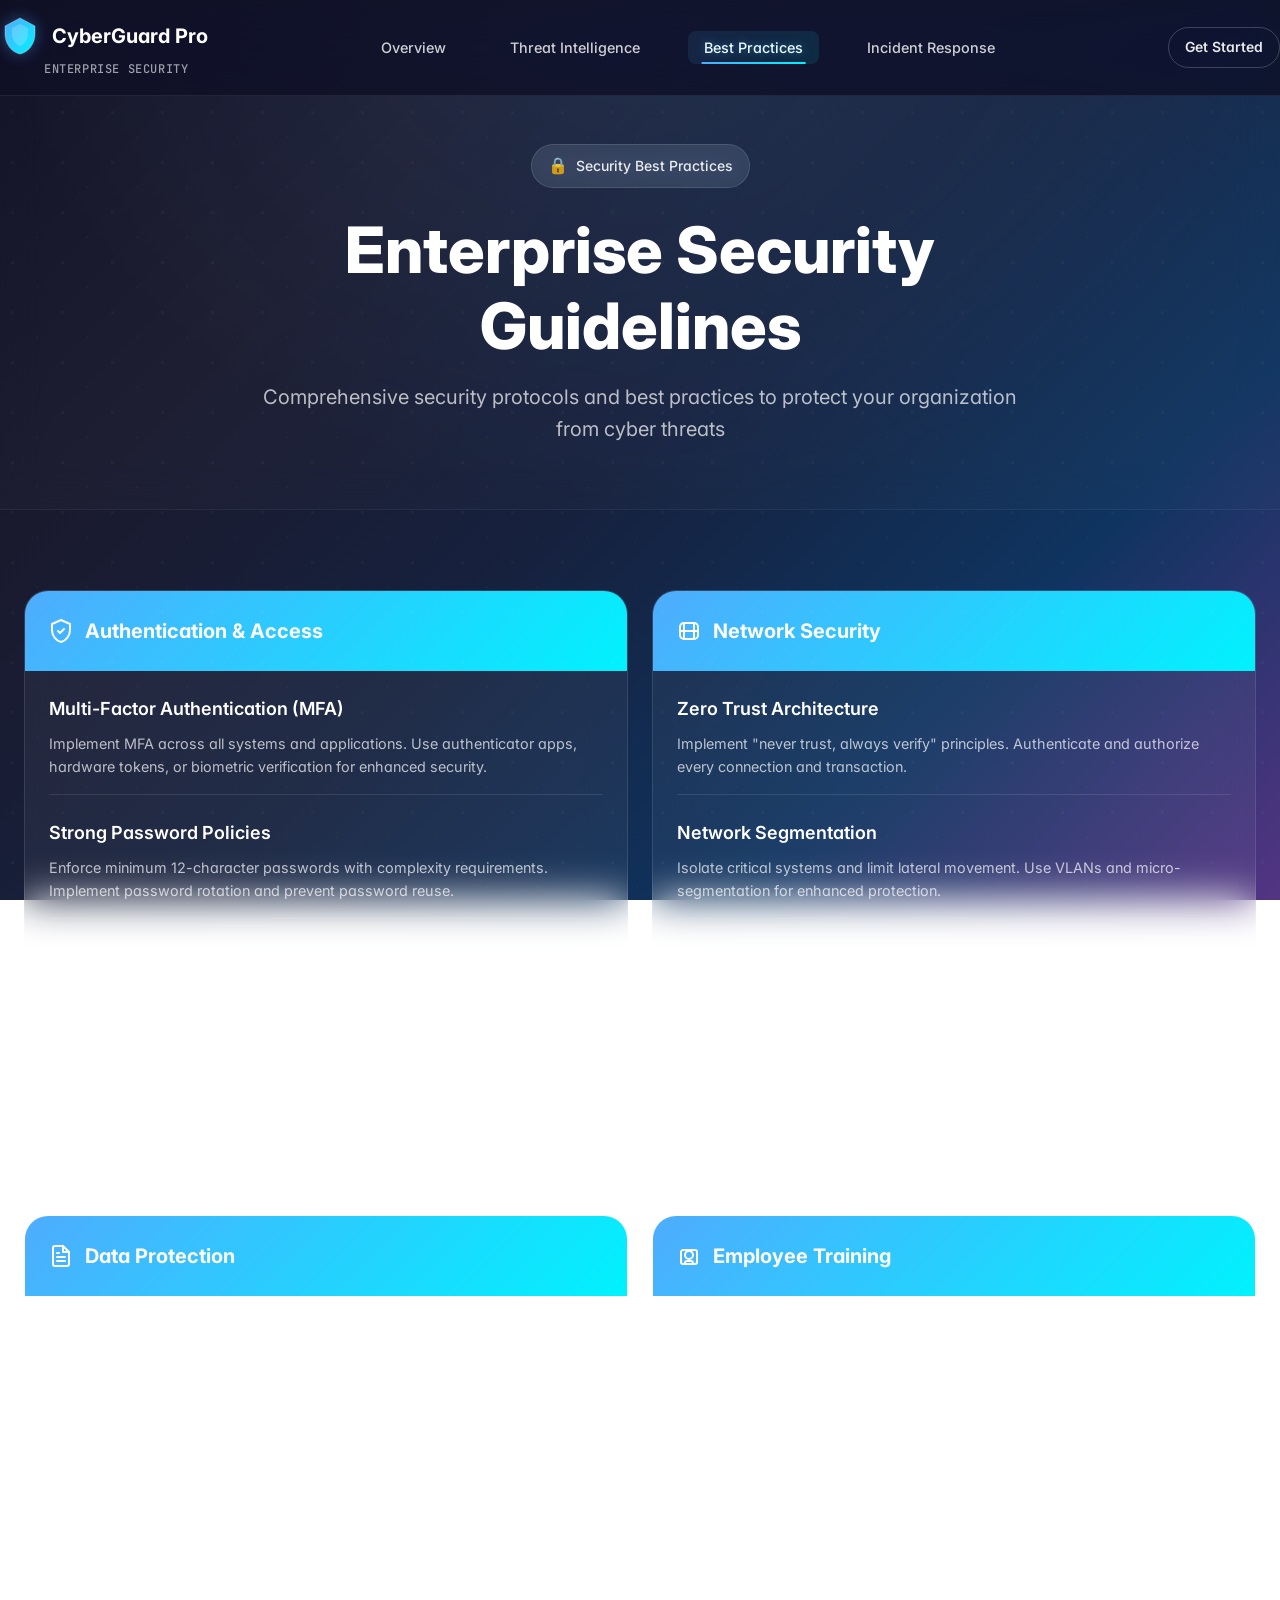
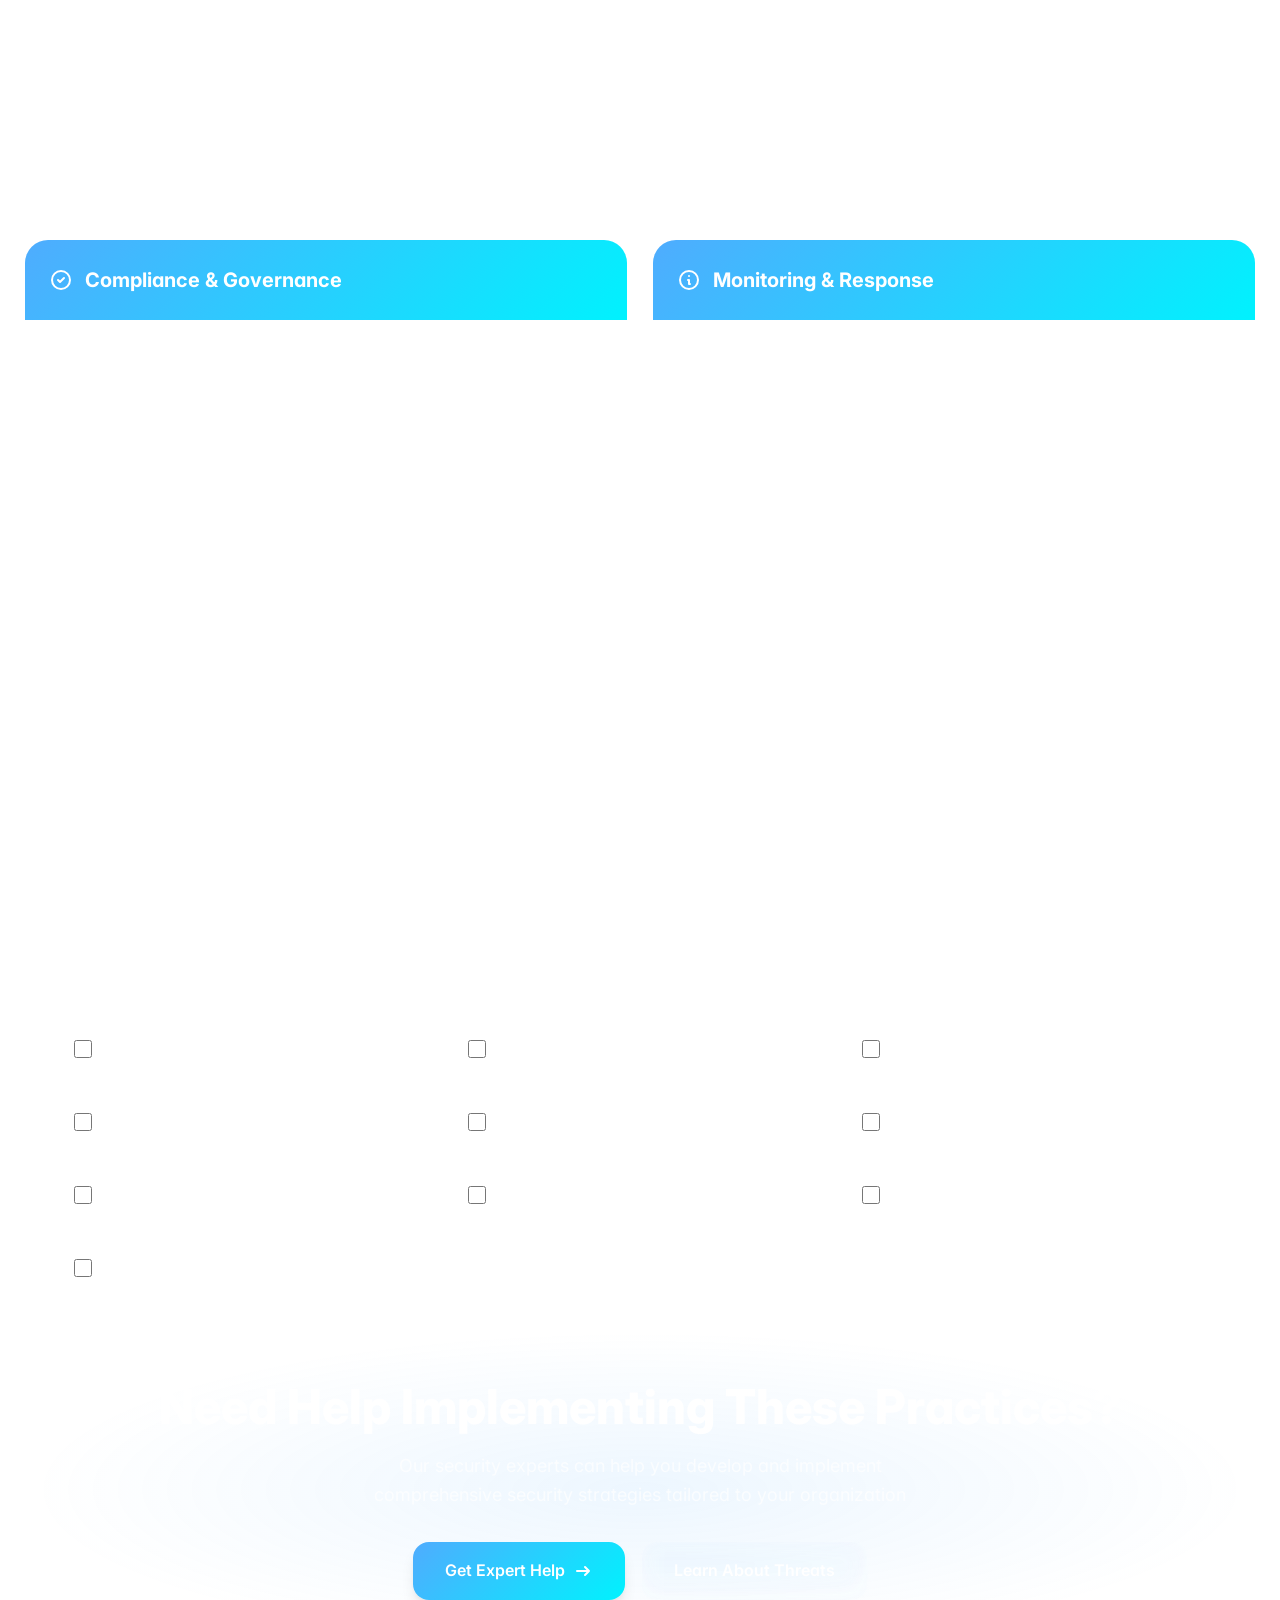
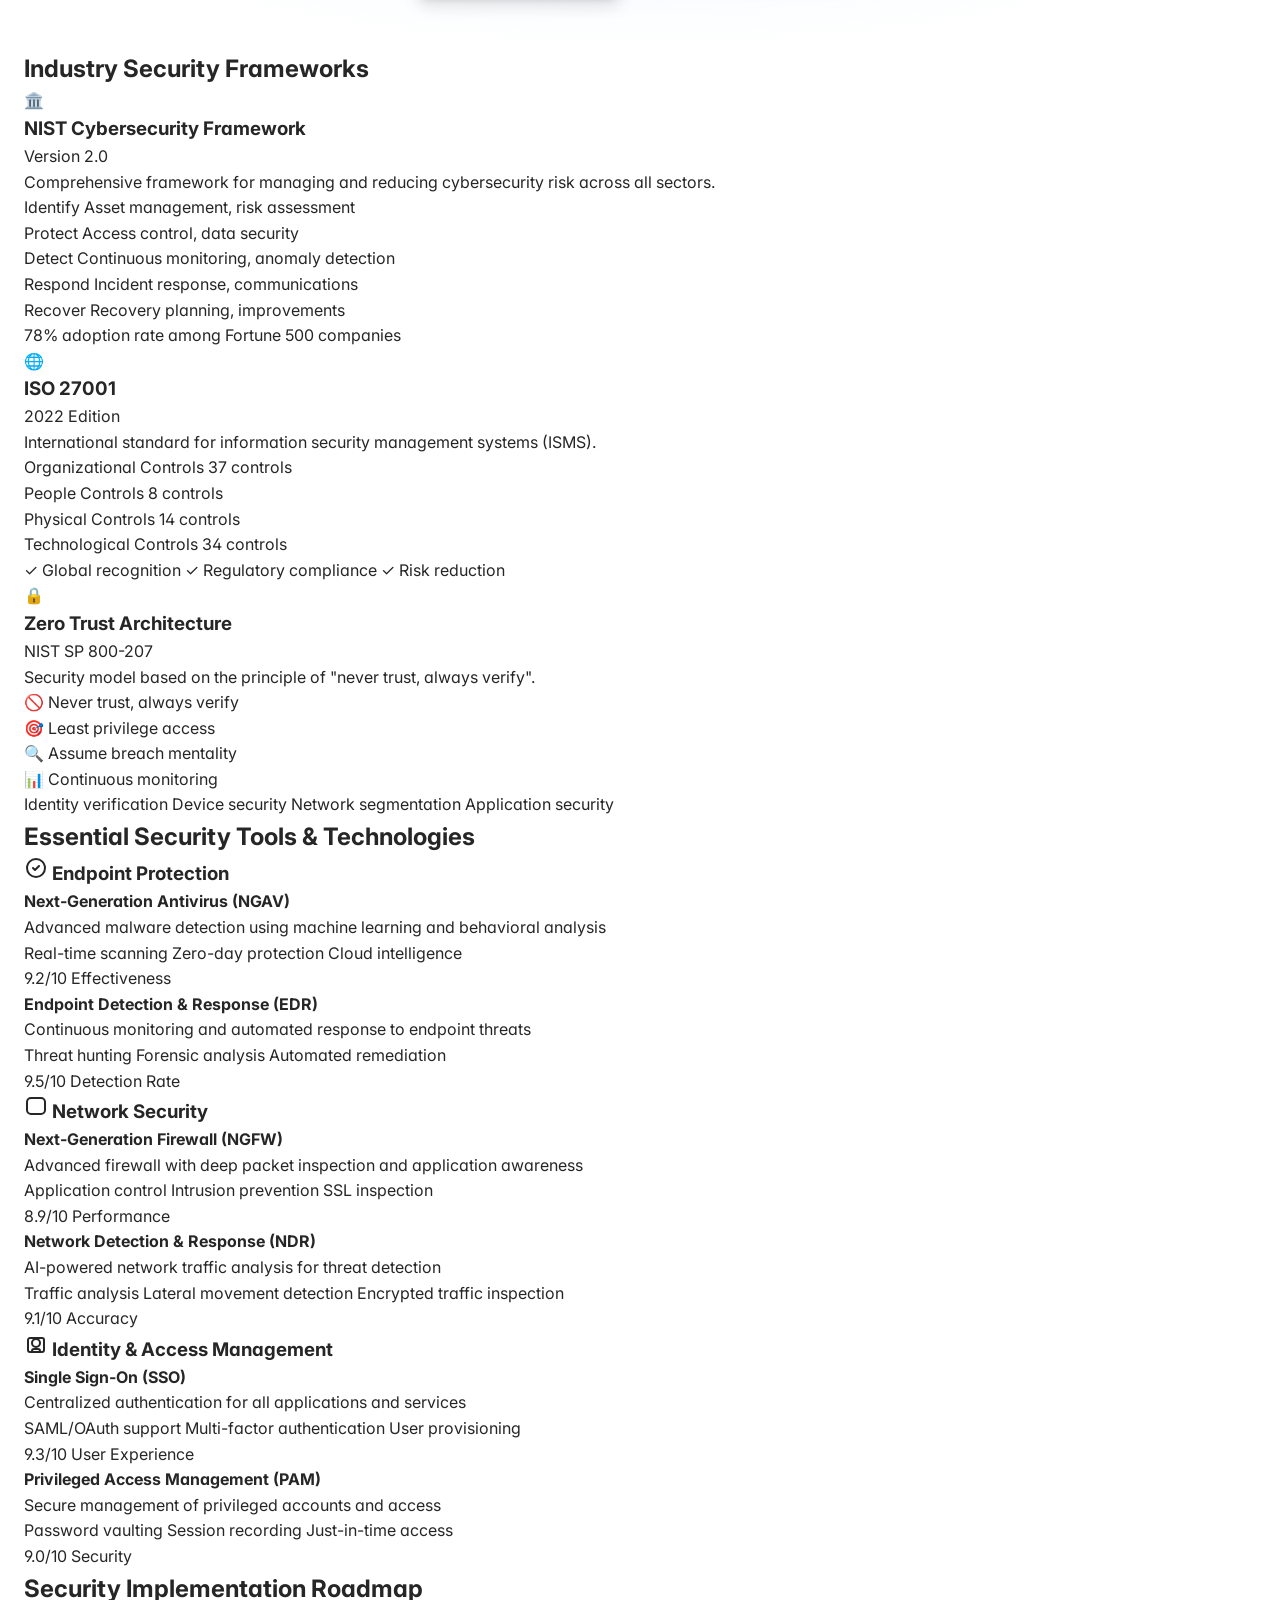
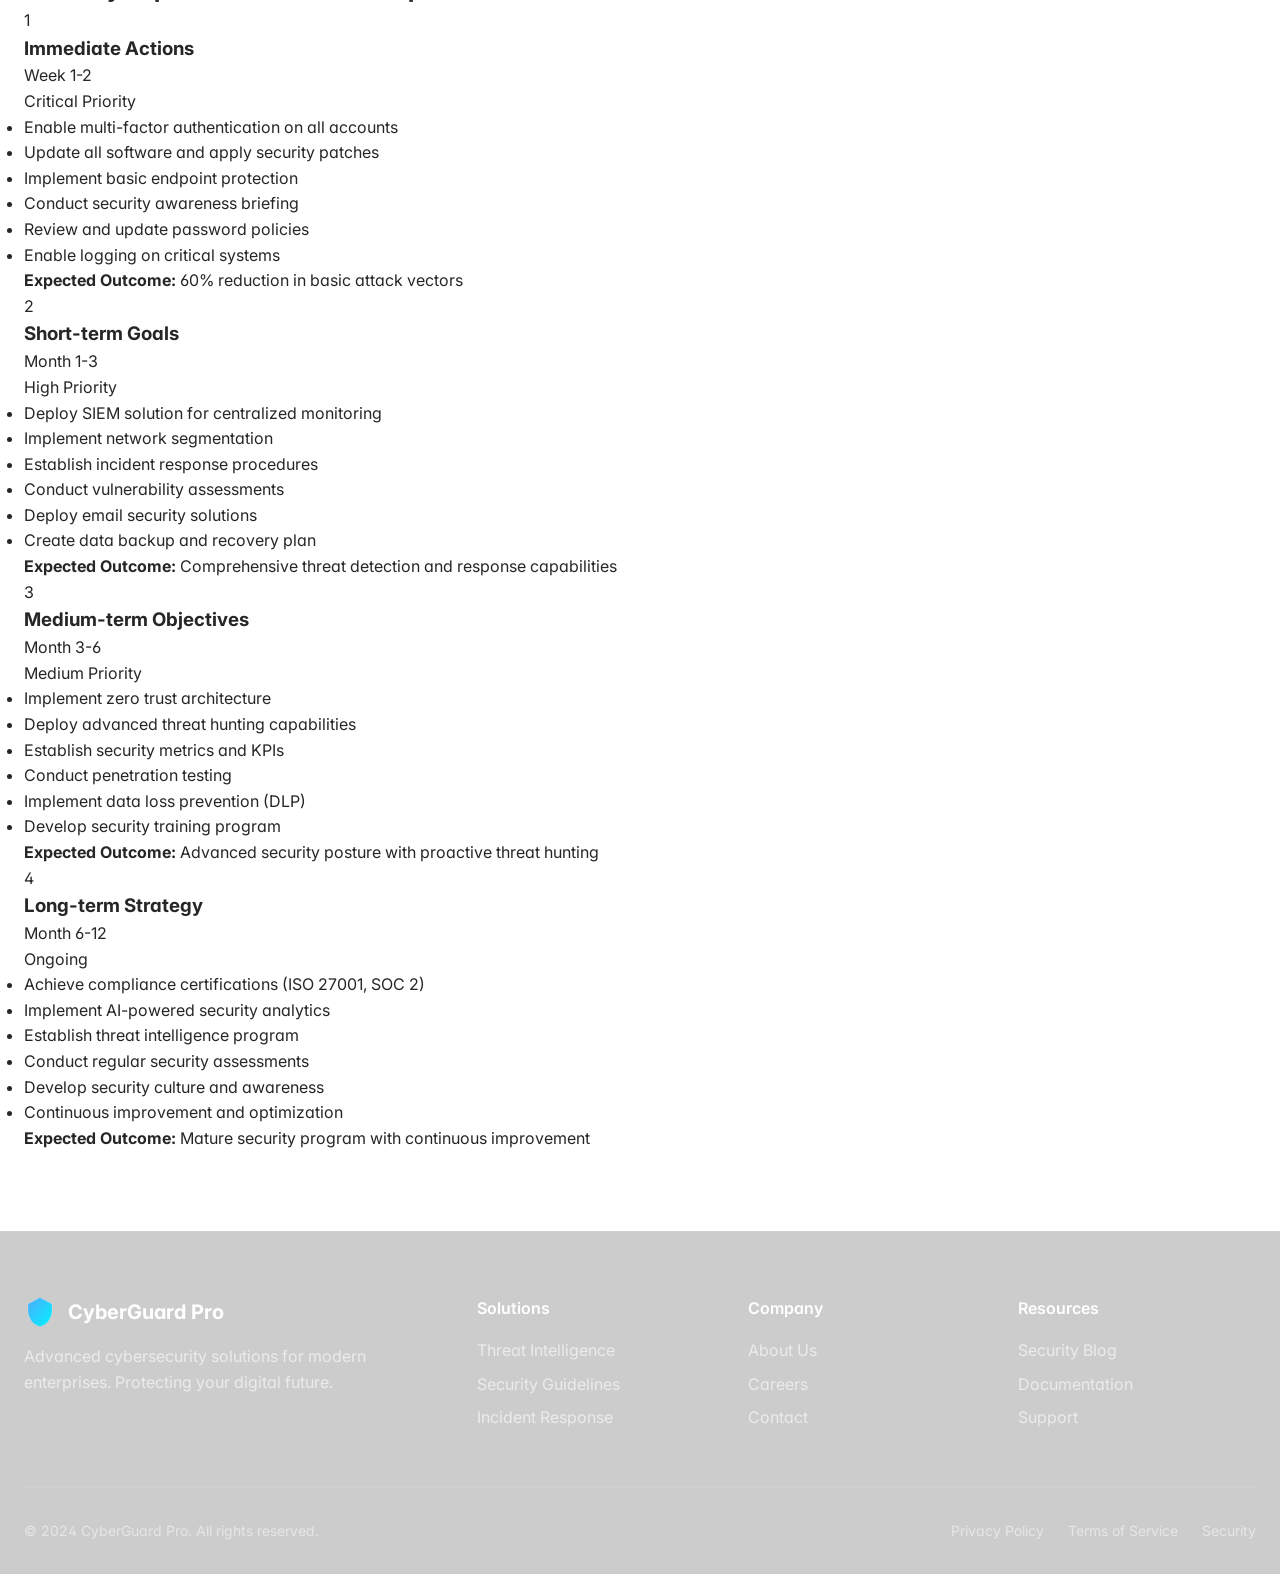
<file: safety-tips.html>
<!DOCTYPE html>
<html lang="en">
<head>
    <meta charset="UTF-8">
    <meta name="viewport" content="width=device-width, initial-scale=1.0">
    <title>Security Best Practices - CyberGuard Pro</title>
    <link rel="preconnect" href="https://fonts.googleapis.com">
    <link rel="preconnect" href="https://fonts.gstatic.com" crossorigin>
    <link href="https://fonts.googleapis.com/css2?family=Inter:wght@300;400;500;600;700;800;900&family=JetBrains+Mono:wght@400;500;600&display=swap" rel="stylesheet">
    <link rel="stylesheet" href="css/style.css">
    <link rel="icon" href="data:image/svg+xml,<svg xmlns='http://www.w3.org/2000/svg' viewBox='0 0 100 100'><text y='.9em' font-size='90'>🛡️</text></svg>">
</head>
<body>
    <div class="grain-overlay"></div>
    
    <header>
        <nav class="navbar">
            <div class="nav-container">
                <div class="nav-brand">
                    <a href="index.html" class="nav-logo">
                        <svg width="40" height="40" viewBox="0 0 40 40" fill="none" xmlns="http://www.w3.org/2000/svg">
                            <path d="M20 2L35 10V18C35 27.5 28.5 36.5 20 38C11.5 36.5 5 27.5 5 18V10L20 2Z" fill="url(#logoGradient)" stroke="rgba(255,255,255,0.3)" stroke-width="1"/>
                            <path d="M20 8L28 12V18C28 24 24 29 20 30C16 29 12 24 12 18V12L20 8Z" fill="rgba(255,255,255,0.2)"/>
                            <defs>
                                <linearGradient id="logoGradient" x1="0%" y1="0%" x2="100%" y2="100%">
                                    <stop offset="0%" style="stop-color:#4facfe"/>
                                    <stop offset="100%" style="stop-color:#00f2fe"/>
                                </linearGradient>
                            </defs>
                        </svg>
                        <span>CyberGuard Pro</span>
                    </a>
                    <div class="nav-tagline">Enterprise Security</div>
                </div>
                <ul class="nav-menu">
                    <li><a href="index.html" class="nav-link">Overview</a></li>
                    <li><a href="cyber-threats.html" class="nav-link">Threat Intelligence</a></li>
                    <li><a href="safety-tips.html" class="nav-link active">Best Practices</a></li>
                    <li><a href="report-crime.html" class="nav-link">Incident Response</a></li>
                </ul>
                <div class="nav-cta">
                    <a href="#contact" class="btn btn-outline-sm">Get Started</a>
                </div>
                <div class="hamburger">
                    <span></span>
                    <span></span>
                    <span></span>
                </div>
            </div>
        </nav>
    </header>

    <main>
        <section class="page-header">
            <div class="container">
                <div class="page-header-content">
                    <div class="page-badge">
                        <span class="badge-icon">🔒</span>
                        <span>Security Best Practices</span>
                    </div>
                    <h1>Enterprise Security Guidelines</h1>
                    <p>Comprehensive security protocols and best practices to protect your organization from cyber threats</p>
                </div>
            </div>
        </section>

        <section class="tips-content">
            <div class="container">
                <div class="tips-grid">
                    <div class="tip-category">
                        <h2>
                            <svg width="24" height="24" viewBox="0 0 24 24" fill="none">
                                <path d="M12 1L21 5V11C21 16.55 17.16 21.74 12 23C6.84 21.74 3 16.55 3 11V5L12 1Z" stroke="currentColor" stroke-width="2" fill="none"/>
                                <path d="M9 12L11 14L15 10" stroke="currentColor" stroke-width="2" stroke-linecap="round" stroke-linejoin="round"/>
                            </svg>
                            Authentication & Access
                        </h2>
                        <div class="tip-list">
                            <div class="tip-item">
                                <h4>Multi-Factor Authentication (MFA)</h4>
                                <p>Implement MFA across all systems and applications. Use authenticator apps, hardware tokens, or biometric verification for enhanced security.</p>
                            </div>
                            <div class="tip-item">
                                <h4>Strong Password Policies</h4>
                                <p>Enforce minimum 12-character passwords with complexity requirements. Implement password rotation and prevent password reuse.</p>
                            </div>
                            <div class="tip-item">
                                <h4>Privileged Access Management</h4>
                                <p>Implement least privilege principles and regular access reviews. Use just-in-time access for administrative functions.</p>
                            </div>
                            <div class="tip-item">
                                <h4>Single Sign-On (SSO)</h4>
                                <p>Deploy enterprise SSO solutions to centralize authentication and improve user experience while maintaining security.</p>
                            </div>
                        </div>
                    </div>

                    <div class="tip-category">
                        <h2>
                            <svg width="24" height="24" viewBox="0 0 24 24" fill="none">
                                <path d="M21 16V8C21 5.79086 19.2091 4 17 4H7C4.79086 4 3 5.79086 3 8V16C3 18.2091 4.79086 20 7 20H17C19.2091 20 21 18.2091 21 16Z" stroke="currentColor" stroke-width="2"/>
                                <path d="M7 4V20M17 4V20M3 12H21" stroke="currentColor" stroke-width="2"/>
                            </svg>
                            Network Security
                        </h2>
                        <div class="tip-list">
                            <div class="tip-item">
                                <h4>Zero Trust Architecture</h4>
                                <p>Implement "never trust, always verify" principles. Authenticate and authorize every connection and transaction.</p>
                            </div>
                            <div class="tip-item">
                                <h4>Network Segmentation</h4>
                                <p>Isolate critical systems and limit lateral movement. Use VLANs and micro-segmentation for enhanced protection.</p>
                            </div>
                            <div class="tip-item">
                                <h4>VPN and Remote Access</h4>
                                <p>Secure remote connections with enterprise VPN solutions. Monitor and log all remote access activities.</p>
                            </div>
                            <div class="tip-item">
                                <h4>Firewall Management</h4>
                                <p>Maintain next-generation firewalls with regular rule reviews and updates. Implement intrusion detection systems.</p>
                            </div>
                        </div>
                    </div>

                    <div class="tip-category">
                        <h2>
                            <svg width="24" height="24" viewBox="0 0 24 24" fill="none">
                                <path d="M14 2H6C4.89543 2 4 2.89543 4 4V20C4 21.1046 4.89543 22 6 22H18C19.1046 22 20 21.1046 20 20V8L14 2Z" stroke="currentColor" stroke-width="2"/>
                                <path d="M14 2V8H20M16 13H8M16 17H8M10 9H8" stroke="currentColor" stroke-width="2" stroke-linecap="round"/>
                            </svg>
                            Data Protection
                        </h2>
                        <div class="tip-list">
                            <div class="tip-item">
                                <h4>Data Classification</h4>
                                <p>Classify data based on sensitivity levels. Implement appropriate protection measures for each classification tier.</p>
                            </div>
                            <div class="tip-item">
                                <h4>Encryption Standards</h4>
                                <p>Use AES-256 encryption for data at rest and TLS 1.3 for data in transit. Implement end-to-end encryption for sensitive communications.</p>
                            </div>
                            <div class="tip-item">
                                <h4>Data Loss Prevention (DLP)</h4>
                                <p>Deploy DLP solutions to monitor and prevent unauthorized data transfers. Set up alerts for suspicious data movement.</p>
                            </div>
                            <div class="tip-item">
                                <h4>Backup and Recovery</h4>
                                <p>Implement 3-2-1 backup strategy with regular testing. Ensure backups are encrypted and air-gapped from production systems.</p>
                            </div>
                        </div>
                    </div>

                    <div class="tip-category">
                        <h2>
                            <svg width="24" height="24" viewBox="0 0 24 24" fill="none">
                                <path d="M16 21V19C16 17.8954 15.1046 17 14 17H10C8.89543 17 8 17.8954 8 19V21M20 8V18C20 19.1046 19.1046 20 18 20H6C4.89543 20 4 19.1046 4 18V8C4 6.89543 4.89543 6 6 6H18C19.1046 6 20 6.89543 20 8ZM16 11C16 13.2091 14.2091 15 12 15C9.79086 15 8 13.2091 8 11C8 8.79086 9.79086 7 12 7C14.2091 7 16 8.79086 16 11Z" stroke="currentColor" stroke-width="2"/>
                            </svg>
                            Employee Training
                        </h2>
                        <div class="tip-list">
                            <div class="tip-item">
                                <h4>Security Awareness Programs</h4>
                                <p>Conduct regular security training sessions covering current threats, phishing recognition, and incident reporting procedures.</p>
                            </div>
                            <div class="tip-item">
                                <h4>Phishing Simulations</h4>
                                <p>Run monthly phishing simulation campaigns to test employee awareness and provide targeted training for vulnerable users.</p>
                            </div>
                            <div class="tip-item">
                                <h4>Incident Response Training</h4>
                                <p>Train employees on proper incident response procedures. Conduct tabletop exercises and security drills regularly.</p>
                            </div>
                            <div class="tip-item">
                                <h4>Role-Based Training</h4>
                                <p>Provide specialized security training based on job roles and access levels. Focus on relevant threats and responsibilities.</p>
                            </div>
                        </div>
                    </div>

                    <div class="tip-category">
                        <h2>
                            <svg width="24" height="24" viewBox="0 0 24 24" fill="none">
                                <path d="M9 12L11 14L15 10M21 12C21 16.9706 16.9706 21 12 21C7.02944 21 3 16.9706 3 12C3 7.02944 7.02944 3 12 3C16.9706 3 21 7.02944 21 12Z" stroke="currentColor" stroke-width="2" stroke-linecap="round" stroke-linejoin="round"/>
                            </svg>
                            Compliance & Governance
                        </h2>
                        <div class="tip-list">
                            <div class="tip-item">
                                <h4>Regulatory Compliance</h4>
                                <p>Maintain compliance with relevant regulations (GDPR, HIPAA, SOX). Conduct regular compliance audits and assessments.</p>
                            </div>
                            <div class="tip-item">
                                <h4>Security Policies</h4>
                                <p>Develop and maintain comprehensive security policies. Ensure policies are regularly reviewed and updated.</p>
                            </div>
                            <div class="tip-item">
                                <h4>Risk Management</h4>
                                <p>Implement formal risk assessment processes. Maintain risk registers and mitigation strategies for identified threats.</p>
                            </div>
                            <div class="tip-item">
                                <h4>Vendor Management</h4>
                                <p>Assess third-party security postures before engagement. Monitor vendor compliance and security practices continuously.</p>
                            </div>
                        </div>
                    </div>

                    <div class="tip-category">
                        <h2>
                            <svg width="24" height="24" viewBox="0 0 24 24" fill="none">
                                <path d="M13 16H12V12H11M12 8H12.01M21 12C21 16.9706 16.9706 21 12 21C7.02944 21 3 16.9706 3 12C3 7.02944 7.02944 3 12 3C16.9706 3 21 7.02944 21 12Z" stroke="currentColor" stroke-width="2" stroke-linecap="round" stroke-linejoin="round"/>
                            </svg>
                            Monitoring & Response
                        </h2>
                        <div class="tip-list">
                            <div class="tip-item">
                                <h4>Security Information and Event Management (SIEM)</h4>
                                <p>Deploy SIEM solutions for centralized log management and threat detection. Configure real-time alerting for security events.</p>
                            </div>
                            <div class="tip-item">
                                <h4>Continuous Monitoring</h4>
                                <p>Implement 24/7 security monitoring with automated threat detection. Use AI and machine learning for anomaly detection.</p>
                            </div>
                            <div class="tip-item">
                                <h4>Incident Response Plan</h4>
                                <p>Maintain detailed incident response procedures with clear escalation paths. Test response plans through regular exercises.</p>
                            </div>
                            <div class="tip-item">
                                <h4>Vulnerability Management</h4>
                                <p>Conduct regular vulnerability scans and penetration testing. Maintain patch management processes with defined SLAs.</p>
                            </div>
                        </div>
                    </div>
                </div>

                <div class="security-checklist">
                    <h2>Monthly Security Checklist</h2>
                    <div class="checklist">
                        <label class="checklist-item">
                            <input type="checkbox">
                            <span>Review and update access permissions</span>
                        </label>
                        <label class="checklist-item">
                            <input type="checkbox">
                            <span>Conduct security awareness training</span>
                        </label>
                        <label class="checklist-item">
                            <input type="checkbox">
                            <span>Run vulnerability scans and assessments</span>
                        </label>
                        <label class="checklist-item">
                            <input type="checkbox">
                            <span>Test backup and recovery procedures</span>
                        </label>
                        <label class="checklist-item">
                            <input type="checkbox">
                            <span>Review security incident reports</span>
                        </label>
                        <label class="checklist-item">
                            <input type="checkbox">
                            <span>Update security policies and procedures</span>
                        </label>
                        <label class="checklist-item">
                            <input type="checkbox">
                            <span>Conduct phishing simulation campaigns</span>
                        </label>
                        <label class="checklist-item">
                            <input type="checkbox">
                            <span>Review vendor security assessments</span>
                        </label>
                        <label class="checklist-item">
                            <input type="checkbox">
                            <span>Analyze security metrics and KPIs</span>
                        </label>
                        <label class="checklist-item">
                            <input type="checkbox">
                            <span>Test incident response procedures</span>
                        </label>
                    </div>
                </div>

                <div class="cta-section">
                    <div class="cta-content">
                        <h2>Need Help Implementing These Practices?</h2>
                        <p>Our security experts can help you develop and implement comprehensive security strategies tailored to your organization</p>
                        <div class="cta-actions">
                            <a href="report-crime.html" class="btn btn-primary btn-lg">
                                <span>Get Expert Help</span>
                                <svg width="20" height="20" viewBox="0 0 20 20" fill="none">
                                    <path d="M4 10H16M16 10L12 6M16 10L12 14" stroke="currentColor" stroke-width="2" stroke-linecap="round" stroke-linejoin="round"/>
                                </svg>
                            </a>
                            <a href="cyber-threats.html" class="btn btn-secondary btn-lg">
                                <span>Learn About Threats</span>
                            </a>
                        </div>
                    </div>
                </div>

                <div class="security-frameworks">
                    <h2>Industry Security Frameworks</h2>
                    <div class="frameworks-grid">
                        <div class="framework-card">
                            <div class="framework-header">
                                <div class="framework-logo">🏛️</div>
                                <h3>NIST Cybersecurity Framework</h3>
                                <div class="framework-version">Version 2.0</div>
                            </div>
                            <div class="framework-content">
                                <p>Comprehensive framework for managing and reducing cybersecurity risk across all sectors.</p>
                                <div class="framework-functions">
                                    <div class="function-item">
                                        <span class="function-name">Identify</span>
                                        <span class="function-desc">Asset management, risk assessment</span>
                                    </div>
                                    <div class="function-item">
                                        <span class="function-name">Protect</span>
                                        <span class="function-desc">Access control, data security</span>
                                    </div>
                                    <div class="function-item">
                                        <span class="function-name">Detect</span>
                                        <span class="function-desc">Continuous monitoring, anomaly detection</span>
                                    </div>
                                    <div class="function-item">
                                        <span class="function-name">Respond</span>
                                        <span class="function-desc">Incident response, communications</span>
                                    </div>
                                    <div class="function-item">
                                        <span class="function-name">Recover</span>
                                        <span class="function-desc">Recovery planning, improvements</span>
                                    </div>
                                </div>
                                <div class="framework-adoption">
                                    <span class="adoption-rate">78% adoption rate</span>
                                    <span class="adoption-desc">among Fortune 500 companies</span>
                                </div>
                            </div>
                        </div>
                        
                        <div class="framework-card">
                            <div class="framework-header">
                                <div class="framework-logo">🌐</div>
                                <h3>ISO 27001</h3>
                                <div class="framework-version">2022 Edition</div>
                            </div>
                            <div class="framework-content">
                                <p>International standard for information security management systems (ISMS).</p>
                                <div class="framework-controls">
                                    <div class="control-category">
                                        <span class="category-name">Organizational Controls</span>
                                        <span class="control-count">37 controls</span>
                                    </div>
                                    <div class="control-category">
                                        <span class="category-name">People Controls</span>
                                        <span class="control-count">8 controls</span>
                                    </div>
                                    <div class="control-category">
                                        <span class="category-name">Physical Controls</span>
                                        <span class="control-count">14 controls</span>
                                    </div>
                                    <div class="control-category">
                                        <span class="category-name">Technological Controls</span>
                                        <span class="control-count">34 controls</span>
                                    </div>
                                </div>
                                <div class="framework-benefits">
                                    <span class="benefit-item">✓ Global recognition</span>
                                    <span class="benefit-item">✓ Regulatory compliance</span>
                                    <span class="benefit-item">✓ Risk reduction</span>
                                </div>
                            </div>
                        </div>
                        
                        <div class="framework-card">
                            <div class="framework-header">
                                <div class="framework-logo">🔒</div>
                                <h3>Zero Trust Architecture</h3>
                                <div class="framework-version">NIST SP 800-207</div>
                            </div>
                            <div class="framework-content">
                                <p>Security model based on the principle of "never trust, always verify".</p>
                                <div class="zt-principles">
                                    <div class="principle-item">
                                        <span class="principle-icon">🚫</span>
                                        <span class="principle-text">Never trust, always verify</span>
                                    </div>
                                    <div class="principle-item">
                                        <span class="principle-icon">🎯</span>
                                        <span class="principle-text">Least privilege access</span>
                                    </div>
                                    <div class="principle-item">
                                        <span class="principle-icon">🔍</span>
                                        <span class="principle-text">Assume breach mentality</span>
                                    </div>
                                    <div class="principle-item">
                                        <span class="principle-icon">📊</span>
                                        <span class="principle-text">Continuous monitoring</span>
                                    </div>
                                </div>
                                <div class="zt-components">
                                    <span class="component">Identity verification</span>
                                    <span class="component">Device security</span>
                                    <span class="component">Network segmentation</span>
                                    <span class="component">Application security</span>
                                </div>
                            </div>
                        </div>
                    </div>
                </div>

                <div class="security-tools">
                    <h2>Essential Security Tools & Technologies</h2>
                    <div class="tools-categories">
                        <div class="tool-category">
                            <h3>
                                <svg width="24" height="24" viewBox="0 0 24 24" fill="none">
                                    <path d="M9 12L11 14L15 10M21 12C21 16.9706 16.9706 21 12 21C7.02944 21 3 16.9706 3 12C3 7.02944 7.02944 3 12 3C16.9706 3 21 7.02944 21 12Z" stroke="currentColor" stroke-width="2" stroke-linecap="round" stroke-linejoin="round"/>
                                </svg>
                                Endpoint Protection
                            </h3>
                            <div class="tool-list">
                                <div class="tool-item">
                                    <div class="tool-info">
                                        <h4>Next-Generation Antivirus (NGAV)</h4>
                                        <p>Advanced malware detection using machine learning and behavioral analysis</p>
                                        <div class="tool-features">
                                            <span class="feature">Real-time scanning</span>
                                            <span class="feature">Zero-day protection</span>
                                            <span class="feature">Cloud intelligence</span>
                                        </div>
                                    </div>
                                    <div class="tool-rating">
                                        <span class="rating-score">9.2/10</span>
                                        <span class="rating-label">Effectiveness</span>
                                    </div>
                                </div>
                                
                                <div class="tool-item">
                                    <div class="tool-info">
                                        <h4>Endpoint Detection & Response (EDR)</h4>
                                        <p>Continuous monitoring and automated response to endpoint threats</p>
                                        <div class="tool-features">
                                            <span class="feature">Threat hunting</span>
                                            <span class="feature">Forensic analysis</span>
                                            <span class="feature">Automated remediation</span>
                                        </div>
                                    </div>
                                    <div class="tool-rating">
                                        <span class="rating-score">9.5/10</span>
                                        <span class="rating-label">Detection Rate</span>
                                    </div>
                                </div>
                            </div>
                        </div>
                        
                        <div class="tool-category">
                            <h3>
                                <svg width="24" height="24" viewBox="0 0 24 24" fill="none">
                                    <path d="M21 16V8C21 5.79086 19.2091 4 17 4H7C4.79086 4 3 5.79086 3 8V16C3 18.2091 4.79086 20 7 20H17C19.2091 20 21 18.2091 21 16Z" stroke="currentColor" stroke-width="2"/>
                                </svg>
                                Network Security
                            </h3>
                            <div class="tool-list">
                                <div class="tool-item">
                                    <div class="tool-info">
                                        <h4>Next-Generation Firewall (NGFW)</h4>
                                        <p>Advanced firewall with deep packet inspection and application awareness</p>
                                        <div class="tool-features">
                                            <span class="feature">Application control</span>
                                            <span class="feature">Intrusion prevention</span>
                                            <span class="feature">SSL inspection</span>
                                        </div>
                                    </div>
                                    <div class="tool-rating">
                                        <span class="rating-score">8.9/10</span>
                                        <span class="rating-label">Performance</span>
                                    </div>
                                </div>
                                
                                <div class="tool-item">
                                    <div class="tool-info">
                                        <h4>Network Detection & Response (NDR)</h4>
                                        <p>AI-powered network traffic analysis for threat detection</p>
                                        <div class="tool-features">
                                            <span class="feature">Traffic analysis</span>
                                            <span class="feature">Lateral movement detection</span>
                                            <span class="feature">Encrypted traffic inspection</span>
                                        </div>
                                    </div>
                                    <div class="tool-rating">
                                        <span class="rating-score">9.1/10</span>
                                        <span class="rating-label">Accuracy</span>
                                    </div>
                                </div>
                            </div>
                        </div>
                        
                        <div class="tool-category">
                            <h3>
                                <svg width="24" height="24" viewBox="0 0 24 24" fill="none">
                                    <path d="M16 21V19C16 17.8954 15.1046 17 14 17H10C8.89543 17 8 17.8954 8 19V21M20 8V18C20 19.1046 19.1046 20 18 20H6C4.89543 20 4 19.1046 4 18V8C4 6.89543 4.89543 6 6 6H18C19.1046 6 20 6.89543 20 8ZM16 11C16 13.2091 14.2091 15 12 15C9.79086 15 8 13.2091 8 11C8 8.79086 9.79086 7 12 7C14.2091 7 16 8.79086 16 11Z" stroke="currentColor" stroke-width="2"/>
                                </svg>
                                Identity & Access Management
                            </h3>
                            <div class="tool-list">
                                <div class="tool-item">
                                    <div class="tool-info">
                                        <h4>Single Sign-On (SSO)</h4>
                                        <p>Centralized authentication for all applications and services</p>
                                        <div class="tool-features">
                                            <span class="feature">SAML/OAuth support</span>
                                            <span class="feature">Multi-factor authentication</span>
                                            <span class="feature">User provisioning</span>
                                        </div>
                                    </div>
                                    <div class="tool-rating">
                                        <span class="rating-score">9.3/10</span>
                                        <span class="rating-label">User Experience</span>
                                    </div>
                                </div>
                                
                                <div class="tool-item">
                                    <div class="tool-info">
                                        <h4>Privileged Access Management (PAM)</h4>
                                        <p>Secure management of privileged accounts and access</p>
                                        <div class="tool-features">
                                            <span class="feature">Password vaulting</span>
                                            <span class="feature">Session recording</span>
                                            <span class="feature">Just-in-time access</span>
                                        </div>
                                    </div>
                                    <div class="tool-rating">
                                        <span class="rating-score">9.0/10</span>
                                        <span class="rating-label">Security</span>
                                    </div>
                                </div>
                            </div>
                        </div>
                    </div>
                </div>

                <div class="implementation-roadmap">
                    <h2>Security Implementation Roadmap</h2>
                    <div class="roadmap-timeline">
                        <div class="timeline-phase phase-immediate">
                            <div class="phase-header">
                                <div class="phase-number">1</div>
                                <h3>Immediate Actions</h3>
                                <div class="phase-duration">Week 1-2</div>
                            </div>
                            <div class="phase-content">
                                <div class="phase-priority critical">Critical Priority</div>
                                <ul class="phase-tasks">
                                    <li>Enable multi-factor authentication on all accounts</li>
                                    <li>Update all software and apply security patches</li>
                                    <li>Implement basic endpoint protection</li>
                                    <li>Conduct security awareness briefing</li>
                                    <li>Review and update password policies</li>
                                    <li>Enable logging on critical systems</li>
                                </ul>
                                <div class="phase-outcome">
                                    <strong>Expected Outcome:</strong> 60% reduction in basic attack vectors
                                </div>
                            </div>
                        </div>
                        
                        <div class="timeline-phase phase-short">
                            <div class="phase-header">
                                <div class="phase-number">2</div>
                                <h3>Short-term Goals</h3>
                                <div class="phase-duration">Month 1-3</div>
                            </div>
                            <div class="phase-content">
                                <div class="phase-priority high">High Priority</div>
                                <ul class="phase-tasks">
                                    <li>Deploy SIEM solution for centralized monitoring</li>
                                    <li>Implement network segmentation</li>
                                    <li>Establish incident response procedures</li>
                                    <li>Conduct vulnerability assessments</li>
                                    <li>Deploy email security solutions</li>
                                    <li>Create data backup and recovery plan</li>
                                </ul>
                                <div class="phase-outcome">
                                    <strong>Expected Outcome:</strong> Comprehensive threat detection and response capabilities
                                </div>
                            </div>
                        </div>
                        
                        <div class="timeline-phase phase-medium">
                            <div class="phase-header">
                                <div class="phase-number">3</div>
                                <h3>Medium-term Objectives</h3>
                                <div class="phase-duration">Month 3-6</div>
                            </div>
                            <div class="phase-content">
                                <div class="phase-priority medium">Medium Priority</div>
                                <ul class="phase-tasks">
                                    <li>Implement zero trust architecture</li>
                                    <li>Deploy advanced threat hunting capabilities</li>
                                    <li>Establish security metrics and KPIs</li>
                                    <li>Conduct penetration testing</li>
                                    <li>Implement data loss prevention (DLP)</li>
                                    <li>Develop security training program</li>
                                </ul>
                                <div class="phase-outcome">
                                    <strong>Expected Outcome:</strong> Advanced security posture with proactive threat hunting
                                </div>
                            </div>
                        </div>
                        
                        <div class="timeline-phase phase-long">
                            <div class="phase-header">
                                <div class="phase-number">4</div>
                                <h3>Long-term Strategy</h3>
                                <div class="phase-duration">Month 6-12</div>
                            </div>
                            <div class="phase-content">
                                <div class="phase-priority ongoing">Ongoing</div>
                                <ul class="phase-tasks">
                                    <li>Achieve compliance certifications (ISO 27001, SOC 2)</li>
                                    <li>Implement AI-powered security analytics</li>
                                    <li>Establish threat intelligence program</li>
                                    <li>Conduct regular security assessments</li>
                                    <li>Develop security culture and awareness</li>
                                    <li>Continuous improvement and optimization</li>
                                </ul>
                                <div class="phase-outcome">
                                    <strong>Expected Outcome:</strong> Mature security program with continuous improvement
                                </div>
                            </div>
                        </div>
                    </div>
                </div>
            </div>
        </section>
    </main>

    <footer class="footer">
        <div class="container">
            <div class="footer-content">
                <div class="footer-brand">
                    <div class="footer-logo">
                        <svg width="32" height="32" viewBox="0 0 40 40" fill="none" xmlns="http://www.w3.org/2000/svg">
                            <path d="M20 2L35 10V18C35 27.5 28.5 36.5 20 38C11.5 36.5 5 27.5 5 18V10L20 2Z" fill="url(#footerLogoGradient)" stroke="rgba(255,255,255,0.2)" stroke-width="1"/>
                            <defs>
                                <linearGradient id="footerLogoGradient" x1="0%" y1="0%" x2="100%" y2="100%">
                                    <stop offset="0%" style="stop-color:#4facfe"/>
                                    <stop offset="100%" style="stop-color:#00f2fe"/>
                                </linearGradient>
                            </defs>
                        </svg>
                        <span>CyberGuard Pro</span>
                    </div>
                    <p class="footer-desc">Advanced cybersecurity solutions for modern enterprises. Protecting your digital future.</p>
                </div>
                <div class="footer-links">
                    <div class="footer-section">
                        <h4>Solutions</h4>
                        <a href="cyber-threats.html">Threat Intelligence</a>
                        <a href="safety-tips.html">Security Guidelines</a>
                        <a href="report-crime.html">Incident Response</a>
                    </div>
                    <div class="footer-section">
                        <h4>Company</h4>
                        <a href="#about">About Us</a>
                        <a href="#careers">Careers</a>
                        <a href="#contact">Contact</a>
                    </div>
                    <div class="footer-section">
                        <h4>Resources</h4>
                        <a href="#blog">Security Blog</a>
                        <a href="#docs">Documentation</a>
                        <a href="#support">Support</a>
                    </div>
                </div>
            </div>
            <div class="footer-bottom">
                <div class="footer-copyright">
                    <p>&copy; 2024 CyberGuard Pro. All rights reserved.</p>
                </div>
                <div class="footer-legal">
                    <a href="#privacy">Privacy Policy</a>
                    <a href="#terms">Terms of Service</a>
                    <a href="#security">Security</a>
                </div>
            </div>
        </div>
    </footer>

    <script src="js/script.js"></script>
</body>
</html>
</file>
<file: css/style.css>
/* Professional Reset and Base Styles */
* {
    margin: 0;
    padding: 0;
    box-sizing: border-box;
}

:root {
    /* Color System */
    --primary-50: #f0f9ff;
    --primary-100: #e0f2fe;
    --primary-500: #0ea5e9;
    --primary-600: #0284c7;
    --primary-700: #0369a1;
    --primary-900: #0c4a6e;
    
    --neutral-50: #fafafa;
    --neutral-100: #f5f5f5;
    --neutral-200: #e5e5e5;
    --neutral-300: #d4d4d4;
    --neutral-400: #a3a3a3;
    --neutral-500: #737373;
    --neutral-600: #525252;
    --neutral-700: #404040;
    --neutral-800: #262626;
    --neutral-900: #171717;
    
    --accent-blue: #4facfe;
    --accent-cyan: #00f2fe;
    --accent-purple: #667eea;
    --accent-pink: #f093fb;
    
    /* Typography */
    --font-sans: 'Inter', -apple-system, BlinkMacSystemFont, 'Segoe UI', sans-serif;
    --font-mono: 'JetBrains Mono', 'SF Mono', Consolas, monospace;
    
    /* Spacing Scale */
    --space-1: 0.25rem;
    --space-2: 0.5rem;
    --space-3: 0.75rem;
    --space-4: 1rem;
    --space-5: 1.25rem;
    --space-6: 1.5rem;
    --space-8: 2rem;
    --space-10: 2.5rem;
    --space-12: 3rem;
    --space-16: 4rem;
    --space-20: 5rem;
    --space-24: 6rem;
    
    /* Border Radius */
    --radius-sm: 0.375rem;
    --radius-md: 0.5rem;
    --radius-lg: 0.75rem;
    --radius-xl: 1rem;
    --radius-2xl: 1.5rem;
    --radius-full: 9999px;
    
    /* Shadows */
    --shadow-sm: 0 1px 2px 0 rgb(0 0 0 / 0.05);
    --shadow-md: 0 4px 6px -1px rgb(0 0 0 / 0.1), 0 2px 4px -2px rgb(0 0 0 / 0.1);
    --shadow-lg: 0 10px 15px -3px rgb(0 0 0 / 0.1), 0 4px 6px -4px rgb(0 0 0 / 0.1);
    --shadow-xl: 0 20px 25px -5px rgb(0 0 0 / 0.1), 0 8px 10px -6px rgb(0 0 0 / 0.1);
    --shadow-2xl: 0 25px 50px -12px rgb(0 0 0 / 0.25);
}

html {
    scroll-behavior: smooth;
    font-feature-settings: 'cv02', 'cv03', 'cv04', 'cv11';
}

body {
    font-family: var(--font-sans);
    font-size: 1rem;
    line-height: 1.6;
    color: var(--neutral-800);
    background: linear-gradient(135deg, #0f0f23 0%, #1a1a2e 25%, #16213e 50%, #0f3460 75%, #533483 100%);
    background-attachment: fixed;
    min-height: 100vh;
    -webkit-font-smoothing: antialiased;
    -moz-osx-font-smoothing: grayscale;
    text-rendering: optimizeLegibility;
}

/* Grain Texture Overlay */
.grain-overlay {
    position: fixed;
    top: 0;
    left: 0;
    width: 100%;
    height: 100%;
    pointer-events: none;
    z-index: 1;
    opacity: 0.03;
    background-image: 
        radial-gradient(circle at 25% 25%, #ffffff 2px, transparent 0),
        radial-gradient(circle at 75% 75%, #ffffff 1px, transparent 0);
    background-size: 50px 50px;
    animation: grain 8s steps(10) infinite;
}

@keyframes grain {
    0%, 100% { transform: translate(0, 0); }
    10% { transform: translate(-5%, -10%); }
    20% { transform: translate(-15%, 5%); }
    30% { transform: translate(7%, -25%); }
    40% { transform: translate(-5%, 25%); }
    50% { transform: translate(-15%, 10%); }
    60% { transform: translate(15%, 0%); }
    70% { transform: translate(0%, 15%); }
    80% { transform: translate(3%, 35%); }
    90% { transform: translate(-10%, 10%); }
}

.container {
    max-width: 1280px;
    margin: 0 auto;
    padding: 0 var(--space-6);
}

@media (min-width: 1536px) {
    .container {
        max-width: 1536px;
        padding: 0 var(--space-8);
    }
}

/* Enhanced Professional Navigation with Advanced Animations */
.navbar {
    position: fixed;
    top: 0;
    left: 0;
    right: 0;
    z-index: 1000;
    background: rgba(15, 15, 35, 0.8);
    backdrop-filter: blur(24px) saturate(180%);
    border-bottom: 1px solid rgba(255, 255, 255, 0.08);
    transition: all 0.4s cubic-bezier(0.4, 0, 0.2, 1);
}

.navbar.scrolled {
    background: rgba(15, 15, 35, 0.95);
    backdrop-filter: blur(32px) saturate(200%);
    border-bottom-color: rgba(255, 255, 255, 0.12);
    box-shadow: 0 10px 30px rgba(0, 0, 0, 0.3);
}

.nav-container {
    display: flex;
    align-items: center;
    justify-content: space-between;
    padding: var(--space-4) 0;
    position: relative;
}

.nav-brand {
    display: flex;
    flex-direction: column;
    gap: var(--space-1);
}

.nav-logo {
    display: flex;
    align-items: center;
    gap: var(--space-3);
    font-size: 1.25rem;
    font-weight: 700;
    color: white;
    text-decoration: none;
    transition: all 0.3s ease;
}

.nav-logo:hover {
    transform: scale(1.05);
    filter: drop-shadow(0 0 15px rgba(79, 172, 254, 0.6));
}

.nav-logo svg {
    filter: drop-shadow(0 0 8px rgba(79, 172, 254, 0.4));
    transition: all 0.3s ease;
}

.nav-logo:hover svg {
    transform: rotate(360deg);
    filter: drop-shadow(0 0 20px rgba(79, 172, 254, 0.8));
}

.nav-tagline {
    font-size: 0.75rem;
    font-weight: 500;
    color: rgba(255, 255, 255, 0.6);
    font-family: var(--font-mono);
    text-transform: uppercase;
    letter-spacing: 0.05em;
    margin-left: calc(32px + var(--space-3));
    transition: all 0.3s ease;
}

.nav-brand:hover .nav-tagline {
    color: var(--accent-cyan);
    letter-spacing: 0.1em;
}

.nav-menu {
    display: flex;
    align-items: center;
    gap: var(--space-8);
    list-style: none;
}

.nav-link {
    position: relative;
    color: rgba(255, 255, 255, 0.8);
    text-decoration: none;
    font-weight: 500;
    font-size: 0.9rem;
    padding: var(--space-2) var(--space-4);
    border-radius: var(--radius-md);
    transition: all 0.3s cubic-bezier(0.4, 0, 0.2, 1);
    overflow: hidden;
}

.nav-link::before {
    content: '';
    position: absolute;
    inset: 0;
    background: linear-gradient(135deg, rgba(79, 172, 254, 0.1), rgba(0, 242, 254, 0.1));
    border-radius: var(--radius-md);
    opacity: 0;
    transform: scale(0.8);
    transition: all 0.3s cubic-bezier(0.4, 0, 0.2, 1);
}

.nav-link::after {
    content: '';
    position: absolute;
    bottom: 0;
    left: 50%;
    width: 0;
    height: 2px;
    background: linear-gradient(135deg, var(--accent-blue), var(--accent-cyan));
    transform: translateX(-50%);
    transition: width 0.3s ease;
}

.nav-link:hover::before,
.nav-link.active::before {
    opacity: 1;
    transform: scale(1);
}

.nav-link:hover::after,
.nav-link.active::after {
    width: 80%;
}

.nav-link:hover,
.nav-link.active {
    color: white;
    transform: translateY(-2px);
    text-shadow: 0 0 10px rgba(79, 172, 254, 0.5);
}

.nav-cta {
    display: flex;
    align-items: center;
}

.hamburger {
    display: none;
    flex-direction: column;
    cursor: pointer;
    padding: var(--space-2);
    gap: var(--space-1);
    transition: all 0.3s ease;
}

.hamburger:hover {
    transform: scale(1.1);
}

.hamburger span {
    width: 20px;
    height: 2px;
    background: rgba(255, 255, 255, 0.8);
    border-radius: var(--radius-full);
    transition: all 0.3s cubic-bezier(0.4, 0, 0.2, 1);
}

.hamburger:hover span {
    background: var(--accent-cyan);
    box-shadow: 0 0 10px rgba(0, 242, 254, 0.5);
}

.hamburger.active span:nth-child(1) {
    transform: rotate(45deg) translate(5px, 5px);
}

.hamburger.active span:nth-child(2) {
    opacity: 0;
    transform: scale(0);
}

.hamburger.active span:nth-child(3) {
    transform: rotate(-45deg) translate(7px, -6px);
}

/* Enhanced Button System with Advanced Animations */
.btn {
    display: inline-flex;
    align-items: center;
    justify-content: center;
    gap: var(--space-2);
    font-family: var(--font-sans);
    font-weight: 600;
    text-decoration: none;
    border: none;
    cursor: pointer;
    transition: all 0.3s cubic-bezier(0.4, 0, 0.2, 1);
    position: relative;
    overflow: hidden;
    white-space: nowrap;
}

.btn::before {
    content: '';
    position: absolute;
    inset: 0;
    background: linear-gradient(135deg, rgba(255, 255, 255, 0.1), rgba(255, 255, 255, 0.05));
    opacity: 0;
    transition: opacity 0.3s cubic-bezier(0.4, 0, 0.2, 1);
}

.btn::after {
    content: '';
    position: absolute;
    top: 50%;
    left: 50%;
    width: 0;
    height: 0;
    background: radial-gradient(circle, rgba(255, 255, 255, 0.3) 0%, transparent 70%);
    transform: translate(-50%, -50%);
    transition: all 0.4s ease;
    border-radius: 50%;
}

.btn:hover::before {
    opacity: 1;
}

.btn:hover::after {
    width: 300px;
    height: 300px;
}

.btn:active {
    transform: scale(0.95);
}

/* Button Sizes */
.btn-sm {
    padding: var(--space-2) var(--space-4);
    font-size: 0.875rem;
    border-radius: var(--radius-md);
}

.btn-md {
    padding: var(--space-3) var(--space-6);
    font-size: 0.9rem;
    border-radius: var(--radius-lg);
}

.btn-lg {
    padding: var(--space-4) var(--space-8);
    font-size: 1rem;
    border-radius: var(--radius-xl);
}

/* Button Variants */
.btn-primary {
    background: linear-gradient(135deg, var(--accent-blue), var(--accent-cyan));
    color: white;
    box-shadow: var(--shadow-lg);
    position: relative;
}

.btn-primary::before {
    background: linear-gradient(135deg, rgba(255, 255, 255, 0.2), rgba(255, 255, 255, 0.1));
}

.btn-primary:hover {
    transform: translateY(-3px);
    box-shadow: 
        var(--shadow-xl),
        0 0 30px rgba(79, 172, 254, 0.4);
    animation: glowPulse 2s ease-in-out infinite;
}

.btn-primary svg {
    transition: transform 0.3s ease;
}

.btn-primary:hover svg {
    transform: translateX(4px);
}

.btn-secondary {
    background: rgba(255, 255, 255, 0.1);
    color: white;
    border: 1px solid rgba(255, 255, 255, 0.2);
    backdrop-filter: blur(12px);
    position: relative;
}

.btn-secondary::before {
    background: linear-gradient(135deg, rgba(255, 255, 255, 0.15), rgba(255, 255, 255, 0.08));
}

.btn-secondary:hover {
    background: rgba(255, 255, 255, 0.15);
    border-color: rgba(255, 255, 255, 0.3);
    transform: translateY(-2px);
    box-shadow: var(--shadow-lg);
}

.btn-outline-sm {
    background: transparent;
    color: rgba(255, 255, 255, 0.9);
    border: 1px solid rgba(255, 255, 255, 0.2);
    padding: var(--space-2) var(--space-4);
    font-size: 0.875rem;
    border-radius: var(--radius-full);
    position: relative;
}

.btn-outline-sm::before {
    background: linear-gradient(135deg, rgba(255, 255, 255, 0.1), rgba(255, 255, 255, 0.05));
}

.btn-outline-sm:hover {
    background: rgba(255, 255, 255, 0.1);
    border-color: rgba(255, 255, 255, 0.4);
    color: white;
    transform: scale(1.05);
}

/* Loading Animation for Buttons */
.btn.loading {
    pointer-events: none;
    opacity: 0.8;
}

.btn.loading::after {
    content: '';
    position: absolute;
    right: 15px;
    top: 50%;
    transform: translateY(-50%);
    width: 16px;
    height: 16px;
    border: 2px solid rgba(255, 255, 255, 0.3);
    border-radius: 50%;
    border-top-color: white;
    animation: spin 1s linear infinite;
}

@keyframes spin {
    to { transform: translateY(-50%) rotate(360deg); }
}

/* Enhanced Hero Section with Animations */
.hero {
    position: relative;
    min-height: 100vh;
    display: flex;
    align-items: center;
    overflow: hidden;
    padding-top: 80px;
}

.hero-bg {
    position: absolute;
    inset: 0;
    z-index: -1;
}

.hero-grid {
    position: absolute;
    inset: 0;
    background-image: 
        linear-gradient(rgba(255, 255, 255, 0.02) 1px, transparent 1px),
        linear-gradient(90deg, rgba(255, 255, 255, 0.02) 1px, transparent 1px);
    background-size: 50px 50px;
    mask-image: radial-gradient(ellipse at center, black 40%, transparent 70%);
    animation: gridMove 20s linear infinite;
}

@keyframes gridMove {
    0% { transform: translate(0, 0); }
    100% { transform: translate(50px, 50px); }
}

.hero-glow {
    position: absolute;
    top: 20%;
    left: 50%;
    transform: translateX(-50%);
    width: 800px;
    height: 600px;
    background: radial-gradient(ellipse, rgba(79, 172, 254, 0.15) 0%, rgba(0, 242, 254, 0.1) 30%, transparent 70%);
    filter: blur(40px);
    animation: heroGlow 8s ease-in-out infinite alternate, morphing 15s ease-in-out infinite;
}

@keyframes heroGlow {
    0% { 
        transform: translateX(-50%) scale(1);
        opacity: 0.6;
    }
    100% { 
        transform: translateX(-50%) scale(1.1);
        opacity: 0.8;
    }
}

.hero-content {
    position: relative;
    z-index: 1;
    text-align: center;
    max-width: 900px;
    margin: 0 auto;
}

.hero-badge {
    display: inline-flex;
    align-items: center;
    gap: var(--space-2);
    background: rgba(255, 255, 255, 0.08);
    backdrop-filter: blur(12px);
    border: 1px solid rgba(255, 255, 255, 0.12);
    border-radius: var(--radius-full);
    padding: var(--space-2) var(--space-4);
    font-size: 0.875rem;
    font-weight: 500;
    color: rgba(255, 255, 255, 0.9);
    margin-bottom: var(--space-8);
    animation: slideInUp 0.8s ease-out 0.2s both;
}

.badge-icon {
    font-size: 1rem;
    animation: wiggle 2s ease-in-out infinite;
}

.hero-title-main {
    display: block;
    font-size: clamp(3rem, 8vw, 5rem);
    font-weight: 800;
    line-height: 1.1;
    color: white;
    margin-bottom: var(--space-2);
    animation: slideInLeft 1s ease-out 0.4s both;
}

.hero-title-accent {
    display: block;
    font-size: clamp(3rem, 8vw, 5rem);
    font-weight: 800;
    line-height: 1.1;
    background: linear-gradient(135deg, var(--accent-blue), var(--accent-cyan));
    -webkit-background-clip: text;
    -webkit-text-fill-color: transparent;
    background-clip: text;
    margin-bottom: var(--space-6);
    animation: slideInRight 1s ease-out 0.6s both;
    position: relative;
}

.hero-title-accent::after {
    content: '';
    position: absolute;
    bottom: -10px;
    left: 50%;
    transform: translateX(-50%);
    width: 0;
    height: 3px;
    background: linear-gradient(135deg, var(--accent-blue), var(--accent-cyan));
    animation: typewriter 2s ease-out 1.5s both;
}

.hero-description {
    font-size: 1.25rem;
    line-height: 1.6;
    color: rgba(255, 255, 255, 0.8);
    margin-bottom: var(--space-10);
    max-width: 600px;
    margin-left: auto;
    margin-right: auto;
    animation: fadeInScale 1s ease-out 0.8s both;
}

.hero-actions {
    display: flex;
    align-items: center;
    justify-content: center;
    gap: var(--space-4);
    margin-bottom: var(--space-16);
    flex-wrap: wrap;
}

.hero-actions .btn:nth-child(1) {
    animation: bounceIn 1s ease-out 1s both;
}

.hero-actions .btn:nth-child(2) {
    animation: bounceIn 1s ease-out 1.2s both;
}

.hero-stats {
    display: flex;
    align-items: center;
    justify-content: center;
    gap: var(--space-8);
    flex-wrap: wrap;
    animation: slideInUp 1s ease-out 1.4s both;
}

.stat-item {
    text-align: center;
    transition: transform 0.3s ease;
}

.stat-item:hover {
    transform: translateY(-5px);
    animation: glowPulse 2s ease-in-out infinite;
}

.stat-number {
    font-size: 2rem;
    font-weight: 800;
    color: white;
    font-family: var(--font-mono);
    transition: all 0.3s ease;
}

.stat-label {
    font-size: 0.875rem;
    color: rgba(255, 255, 255, 0.6);
    font-weight: 500;
    margin-top: var(--space-1);
}

.stat-divider {
    width: 1px;
    height: 40px;
    background: rgba(255, 255, 255, 0.2);
}

/* Enhanced Feature Cards with Advanced Animations */
.features {
    padding: var(--space-24) 0;
    position: relative;
}

.section-header {
    text-align: center;
    margin-bottom: var(--space-16);
}

.section-badge {
    display: inline-block;
    background: rgba(255, 255, 255, 0.08);
    backdrop-filter: blur(12px);
    border: 1px solid rgba(255, 255, 255, 0.12);
    border-radius: var(--radius-full);
    padding: var(--space-2) var(--space-4);
    font-size: 0.875rem;
    font-weight: 500;
    color: rgba(255, 255, 255, 0.9);
    margin-bottom: var(--space-4);
    animation: shimmer 2s ease-in-out infinite;
    background: linear-gradient(90deg, rgba(255, 255, 255, 0.08) 25%, rgba(255, 255, 255, 0.15) 50%, rgba(255, 255, 255, 0.08) 75%);
    background-size: 200% 100%;
}

.section-header h2 {
    font-size: clamp(2.5rem, 5vw, 3.5rem);
    font-weight: 800;
    color: white;
    margin-bottom: var(--space-4);
    line-height: 1.2;
}

.section-header p {
    font-size: 1.125rem;
    color: rgba(255, 255, 255, 0.7);
    max-width: 600px;
    margin: 0 auto;
}

.features-grid {
    display: grid;
    grid-template-columns: repeat(auto-fit, minmax(400px, 1fr));
    gap: var(--space-8);
}

.feature-card {
    background: rgba(255, 255, 255, 0.05);
    backdrop-filter: blur(20px);
    border: 1px solid rgba(255, 255, 255, 0.1);
    border-radius: var(--radius-2xl);
    padding: var(--space-8);
    transition: all 0.4s cubic-bezier(0.4, 0, 0.2, 1);
    position: relative;
    overflow: hidden;
    cursor: pointer;
}

.feature-card::before {
    content: '';
    position: absolute;
    inset: 0;
    background: linear-gradient(135deg, rgba(79, 172, 254, 0.05), rgba(0, 242, 254, 0.05));
    opacity: 0;
    transition: opacity 0.4s cubic-bezier(0.4, 0, 0.2, 1);
}

.feature-card::after {
    content: '';
    position: absolute;
    top: -50%;
    left: -50%;
    width: 200%;
    height: 200%;
    background: linear-gradient(45deg, transparent, rgba(255, 255, 255, 0.1), transparent);
    transform: rotate(45deg) translateX(-100%);
    transition: transform 0.6s ease;
}

.feature-card:hover::before {
    opacity: 1;
}

.feature-card:hover::after {
    transform: rotate(45deg) translateX(100%);
}

.feature-card:hover {
    transform: translateY(-8px) scale(1.02);
    border-color: rgba(255, 255, 255, 0.2);
    box-shadow: 
        var(--shadow-2xl),
        0 0 40px rgba(79, 172, 254, 0.2);
}

.feature-card-primary {
    background: linear-gradient(135deg, rgba(79, 172, 254, 0.1), rgba(0, 242, 254, 0.05));
    border-color: rgba(79, 172, 254, 0.2);
}

.feature-card-primary:hover {
    animation: glowPulse 2s ease-in-out infinite;
}

.feature-icon {
    display: flex;
    align-items: center;
    justify-content: center;
    width: 64px;
    height: 64px;
    background: rgba(255, 255, 255, 0.1);
    border-radius: var(--radius-xl);
    margin-bottom: var(--space-6);
    color: var(--accent-blue);
    transition: all 0.4s ease;
    position: relative;
    overflow: hidden;
}

.feature-icon::before {
    content: '';
    position: absolute;
    inset: 0;
    background: linear-gradient(135deg, var(--accent-blue), var(--accent-cyan));
    opacity: 0;
    transition: opacity 0.4s ease;
    border-radius: var(--radius-xl);
}

.feature-card:hover .feature-icon {
    transform: rotateY(360deg) scale(1.1);
    color: white;
}

.feature-card:hover .feature-icon::before {
    opacity: 1;
}

.feature-icon svg {
    position: relative;
    z-index: 1;
    transition: transform 0.4s ease;
}

.feature-card:hover .feature-icon svg {
    transform: scale(1.2);
}

.feature-content h3 {
    font-size: 1.5rem;
    font-weight: 700;
    color: white;
    margin-bottom: var(--space-3);
    transition: color 0.3s ease;
}

.feature-card:hover .feature-content h3 {
    color: var(--accent-cyan);
}

.feature-content p {
    font-size: 1rem;
    color: rgba(255, 255, 255, 0.7);
    line-height: 1.6;
    margin-bottom: var(--space-6);
    transition: color 0.3s ease;
}

.feature-card:hover .feature-content p {
    color: rgba(255, 255, 255, 0.9);
}

.feature-list {
    margin-bottom: var(--space-6);
}

.feature-list-item {
    display: flex;
    align-items: center;
    gap: var(--space-3);
    margin-bottom: var(--space-2);
    font-size: 0.9rem;
    color: rgba(255, 255, 255, 0.8);
    transition: all 0.3s ease;
    opacity: 0;
    transform: translateX(-20px);
    animation: slideInLeft 0.6s ease forwards;
}

.feature-list-item:nth-child(1) { animation-delay: 0.1s; }
.feature-list-item:nth-child(2) { animation-delay: 0.2s; }
.feature-list-item:nth-child(3) { animation-delay: 0.3s; }

.feature-card:hover .feature-list-item {
    color: rgba(255, 255, 255, 0.95);
    transform: translateX(5px);
}

.check-icon {
    color: var(--accent-cyan);
    font-weight: 600;
    transition: all 0.3s ease;
}

.feature-card:hover .check-icon {
    animation: heartbeat 1.5s ease-in-out infinite;
}

.feature-link {
    display: inline-flex;
    align-items: center;
    gap: var(--space-2);
    color: var(--accent-blue);
    text-decoration: none;
    font-weight: 600;
    font-size: 0.9rem;
    transition: all 0.3s cubic-bezier(0.4, 0, 0.2, 1);
    position: relative;
    overflow: hidden;
}

.feature-link::before {
    content: '';
    position: absolute;
    bottom: 0;
    left: 0;
    width: 0;
    height: 2px;
    background: linear-gradient(135deg, var(--accent-blue), var(--accent-cyan));
    transition: width 0.3s ease;
}

.feature-link:hover::before {
    width: 100%;
}

.feature-link:hover {
    color: var(--accent-cyan);
    transform: translateX(8px);
}

.feature-link svg {
    transition: transform 0.3s ease;
}

.feature-link:hover svg {
    transform: translateX(4px) rotate(45deg);
}

/* Trust Section */
.trust-section {
    padding: var(--space-20) 0;
    background: rgba(255, 255, 255, 0.02);
    backdrop-filter: blur(20px);
    border-top: 1px solid rgba(255, 255, 255, 0.05);
    border-bottom: 1px solid rgba(255, 255, 255, 0.05);
}

.trust-content {
    text-align: center;
}

.trust-badge {
    display: inline-block;
    background: rgba(255, 255, 255, 0.08);
    backdrop-filter: blur(12px);
    border: 1px solid rgba(255, 255, 255, 0.12);
    border-radius: var(--radius-full);
    padding: var(--space-2) var(--space-4);
    font-size: 0.875rem;
    font-weight: 500;
    color: rgba(255, 255, 255, 0.9);
    margin-bottom: var(--space-6);
}

.trust-content h2 {
    font-size: clamp(2rem, 4vw, 3rem);
    font-weight: 800;
    color: white;
    margin-bottom: var(--space-12);
}

.trust-grid {
    display: grid;
    grid-template-columns: repeat(auto-fit, minmax(280px, 1fr));
    gap: var(--space-8);
}

.trust-item {
    display: flex;
    align-items: center;
    gap: var(--space-4);
    padding: var(--space-6);
    background: rgba(255, 255, 255, 0.05);
    backdrop-filter: blur(12px);
    border: 1px solid rgba(255, 255, 255, 0.1);
    border-radius: var(--radius-xl);
    transition: all 0.3s cubic-bezier(0.4, 0, 0.2, 1);
}

.trust-item:hover {
    transform: translateY(-2px);
    background: rgba(255, 255, 255, 0.08);
    border-color: rgba(255, 255, 255, 0.15);
}

.trust-icon {
    font-size: 2rem;
    filter: grayscale(0.3);
}

.trust-title {
    font-size: 1.125rem;
    font-weight: 700;
    color: white;
    margin-bottom: var(--space-1);
}

.trust-desc {
    font-size: 0.875rem;
    color: rgba(255, 255, 255, 0.6);
    line-height: 1.4;
}

/* Footer */
.footer {
    background: rgba(0, 0, 0, 0.2);
    backdrop-filter: blur(20px);
    border-top: 1px solid rgba(255, 255, 255, 0.08);
    padding: var(--space-16) 0 var(--space-8);
}

.footer-content {
    display: grid;
    grid-template-columns: 1fr 2fr;
    gap: var(--space-16);
    margin-bottom: var(--space-12);
}

.footer-brand {
    max-width: 400px;
}

.footer-logo {
    display: flex;
    align-items: center;
    gap: var(--space-3);
    font-size: 1.25rem;
    font-weight: 700;
    color: white;
    margin-bottom: var(--space-4);
}

.footer-desc {
    color: rgba(255, 255, 255, 0.6);
    line-height: 1.6;
}

.footer-links {
    display: grid;
    grid-template-columns: repeat(3, 1fr);
    gap: var(--space-8);
}

.footer-section h4 {
    color: white;
    font-weight: 600;
    margin-bottom: var(--space-4);
}

.footer-section a {
    display: block;
    color: rgba(255, 255, 255, 0.6);
    text-decoration: none;
    margin-bottom: var(--space-2);
    transition: color 0.2s cubic-bezier(0.4, 0, 0.2, 1);
}

.footer-section a:hover {
    color: var(--accent-blue);
}

.footer-bottom {
    display: flex;
    align-items: center;
    justify-content: space-between;
    padding-top: var(--space-8);
    border-top: 1px solid rgba(255, 255, 255, 0.08);
    flex-wrap: wrap;
    gap: var(--space-4);
}

.footer-copyright {
    color: rgba(255, 255, 255, 0.5);
    font-size: 0.875rem;
}

.footer-legal {
    display: flex;
    gap: var(--space-6);
}

.footer-legal a {
    color: rgba(255, 255, 255, 0.5);
    text-decoration: none;
    font-size: 0.875rem;
    transition: color 0.2s cubic-bezier(0.4, 0, 0.2, 1);
}

.footer-legal a:hover {
    color: var(--accent-blue);
}

/* Responsive Design */
@media (max-width: 1024px) {
    .features-grid {
        grid-template-columns: 1fr;
    }
    
    .trust-grid {
        grid-template-columns: repeat(2, 1fr);
    }
    
    .footer-content {
        grid-template-columns: 1fr;
        gap: var(--space-12);
    }
    
    .footer-links {
        grid-template-columns: repeat(2, 1fr);
    }
}

@media (max-width: 768px) {
    .nav-menu {
        position: fixed;
        top: 100%;
        left: 0;
        right: 0;
        background: rgba(15, 15, 35, 0.95);
        backdrop-filter: blur(32px);
        border-top: 1px solid rgba(255, 255, 255, 0.08);
        flex-direction: column;
        padding: var(--space-8);
        gap: var(--space-4);
        transform: translateY(-100%);
        opacity: 0;
        visibility: hidden;
        transition: all 0.3s cubic-bezier(0.4, 0, 0.2, 1);
    }
    
    .nav-menu.active {
        transform: translateY(0);
        opacity: 1;
        visibility: visible;
    }
    
    .nav-cta {
        display: none;
    }
    
    .hamburger {
        display: flex;
    }
    
    .hero-actions {
        flex-direction: column;
        align-items: stretch;
    }
    
    .hero-stats {
        gap: var(--space-6);
    }
    
    .stat-divider {
        display: none;
    }
    
    .trust-grid {
        grid-template-columns: 1fr;
    }
    
    .footer-links {
        grid-template-columns: 1fr;
    }
    
    .footer-bottom {
        flex-direction: column;
        text-align: center;
    }
}

@media (max-width: 480px) {
    .container {
        padding: 0 var(--space-4);
    }
    
    .nav-tagline {
        display: none;
    }
    
    .hero {
        padding-top: 100px;
    }
    
    .feature-card {
        padding: var(--space-6);
    }
    
    .trust-item {
        flex-direction: column;
        text-align: center;
        padding: var(--space-4);
    }
}
/* Page Header Styles */
.page-header {
    padding: calc(80px + var(--space-16)) 0 var(--space-16);
    position: relative;
    background: rgba(255, 255, 255, 0.02);
    backdrop-filter: blur(20px);
    border-bottom: 1px solid rgba(255, 255, 255, 0.05);
}

.page-header::before {
    content: '';
    position: absolute;
    inset: 0;
    background: radial-gradient(ellipse at center top, rgba(79, 172, 254, 0.1) 0%, transparent 70%);
    z-index: -1;
}

.page-header-content {
    text-align: center;
    max-width: 800px;
    margin: 0 auto;
}

.page-badge {
    display: inline-flex;
    align-items: center;
    gap: var(--space-2);
    background: rgba(255, 255, 255, 0.08);
    backdrop-filter: blur(12px);
    border: 1px solid rgba(255, 255, 255, 0.12);
    border-radius: var(--radius-full);
    padding: var(--space-2) var(--space-4);
    font-size: 0.875rem;
    font-weight: 500;
    color: rgba(255, 255, 255, 0.9);
    margin-bottom: var(--space-6);
}

.page-header h1 {
    font-size: clamp(2.5rem, 6vw, 4rem);
    font-weight: 800;
    color: white;
    margin-bottom: var(--space-4);
    line-height: 1.2;
}

.page-header p {
    font-size: 1.25rem;
    color: rgba(255, 255, 255, 0.7);
    line-height: 1.6;
}

/* Threat Cards */
.threats-content {
    padding: var(--space-20) 0;
}

.threats-grid {
    display: grid;
    grid-template-columns: repeat(auto-fit, minmax(500px, 1fr));
    gap: var(--space-8);
    margin-bottom: var(--space-16);
}

.threat-card {
    background: rgba(255, 255, 255, 0.05);
    backdrop-filter: blur(20px);
    border: 1px solid rgba(255, 255, 255, 0.1);
    border-radius: var(--radius-2xl);
    overflow: hidden;
    transition: all 0.3s cubic-bezier(0.4, 0, 0.2, 1);
    position: relative;
}

.threat-card::before {
    content: '';
    position: absolute;
    inset: 0;
    background: linear-gradient(135deg, rgba(255, 255, 255, 0.05), rgba(255, 255, 255, 0.02));
    opacity: 0;
    transition: opacity 0.3s cubic-bezier(0.4, 0, 0.2, 1);
}

.threat-card:hover::before {
    opacity: 1;
}

.threat-card:hover {
    transform: translateY(-4px);
    border-color: rgba(255, 255, 255, 0.2);
    box-shadow: var(--shadow-2xl);
}

.threat-card-critical {
    border-color: rgba(239, 68, 68, 0.3);
    background: linear-gradient(135deg, rgba(239, 68, 68, 0.1), rgba(239, 68, 68, 0.05));
}

.threat-card-high {
    border-color: rgba(245, 158, 11, 0.3);
    background: linear-gradient(135deg, rgba(245, 158, 11, 0.1), rgba(245, 158, 11, 0.05));
}

.threat-card-medium {
    border-color: rgba(59, 130, 246, 0.3);
    background: linear-gradient(135deg, rgba(59, 130, 246, 0.1), rgba(59, 130, 246, 0.05));
}

.threat-header {
    display: flex;
    align-items: center;
    gap: var(--space-4);
    padding: var(--space-6);
    border-bottom: 1px solid rgba(255, 255, 255, 0.1);
}

.threat-icon {
    display: flex;
    align-items: center;
    justify-content: center;
    width: 48px;
    height: 48px;
    background: rgba(255, 255, 255, 0.1);
    border-radius: var(--radius-lg);
    color: white;
    flex-shrink: 0;
}

.threat-meta h3 {
    font-size: 1.5rem;
    font-weight: 700;
    color: white;
    margin-bottom: var(--space-1);
}

.threat-level {
    display: inline-block;
    padding: var(--space-1) var(--space-3);
    border-radius: var(--radius-full);
    font-size: 0.75rem;
    font-weight: 600;
    text-transform: uppercase;
    letter-spacing: 0.05em;
}

.threat-level.critical {
    background: rgba(239, 68, 68, 0.2);
    color: #fca5a5;
    border: 1px solid rgba(239, 68, 68, 0.3);
}

.threat-level.high {
    background: rgba(245, 158, 11, 0.2);
    color: #fcd34d;
    border: 1px solid rgba(245, 158, 11, 0.3);
}

.threat-level.medium {
    background: rgba(59, 130, 246, 0.2);
    color: #93c5fd;
    border: 1px solid rgba(59, 130, 246, 0.3);
}

.threat-content {
    padding: var(--space-6);
}

.threat-content > p {
    font-size: 1.125rem;
    color: rgba(255, 255, 255, 0.8);
    line-height: 1.6;
    margin-bottom: var(--space-6);
}

.threat-details {
    display: grid;
    grid-template-columns: repeat(auto-fit, minmax(250px, 1fr));
    gap: var(--space-6);
    margin-bottom: var(--space-6);
}

.detail-section h4 {
    font-size: 1rem;
    font-weight: 600;
    color: white;
    margin-bottom: var(--space-3);
}

.threat-list {
    list-style: none;
    margin: 0;
    padding: 0;
}

.threat-list li {
    display: flex;
    align-items: flex-start;
    gap: var(--space-2);
    margin-bottom: var(--space-2);
    font-size: 0.9rem;
    color: rgba(255, 255, 255, 0.7);
    line-height: 1.5;
}

.threat-list li::before {
    content: '•';
    color: var(--accent-blue);
    font-weight: bold;
    flex-shrink: 0;
    margin-top: 0.1em;
}

.threat-stats {
    display: flex;
    gap: var(--space-6);
    padding-top: var(--space-6);
    border-top: 1px solid rgba(255, 255, 255, 0.1);
}

.threat-stats .stat {
    text-align: center;
}

.threat-stats .stat-number {
    font-size: 1.5rem;
    font-weight: 800;
    color: white;
    font-family: var(--font-mono);
    margin-bottom: var(--space-1);
}

.threat-stats .stat-label {
    font-size: 0.75rem;
    color: rgba(255, 255, 255, 0.6);
    line-height: 1.3;
}

/* CTA Section */
.cta-section {
    background: rgba(255, 255, 255, 0.05);
    backdrop-filter: blur(20px);
    border: 1px solid rgba(255, 255, 255, 0.1);
    border-radius: var(--radius-2xl);
    padding: var(--space-12);
    text-align: center;
    position: relative;
    overflow: hidden;
}

.cta-section::before {
    content: '';
    position: absolute;
    inset: 0;
    background: radial-gradient(ellipse at center, rgba(79, 172, 254, 0.1) 0%, transparent 70%);
    z-index: -1;
}

.cta-content h2 {
    font-size: clamp(2rem, 4vw, 3rem);
    font-weight: 800;
    color: white;
    margin-bottom: var(--space-4);
    line-height: 1.2;
}

.cta-content p {
    font-size: 1.125rem;
    color: rgba(255, 255, 255, 0.7);
    margin-bottom: var(--space-8);
    max-width: 600px;
    margin-left: auto;
    margin-right: auto;
}

.cta-actions {
    display: flex;
    align-items: center;
    justify-content: center;
    gap: var(--space-4);
    flex-wrap: wrap;
}

/* Tips Page Styles */
.tips-content {
    padding: var(--space-20) 0;
}

.tips-grid {
    display: grid;
    grid-template-columns: repeat(auto-fit, minmax(400px, 1fr));
    gap: var(--space-6);
    margin-bottom: var(--space-16);
}

.tip-category {
    background: rgba(255, 255, 255, 0.05);
    backdrop-filter: blur(20px);
    border: 1px solid rgba(255, 255, 255, 0.1);
    border-radius: var(--radius-2xl);
    overflow: hidden;
    transition: all 0.3s cubic-bezier(0.4, 0, 0.2, 1);
}

.tip-category:hover {
    transform: translateY(-4px);
    border-color: rgba(255, 255, 255, 0.2);
    box-shadow: var(--shadow-xl);
}

.tip-category h2 {
    background: linear-gradient(135deg, var(--accent-blue), var(--accent-cyan));
    color: white;
    padding: var(--space-6);
    margin: 0;
    font-size: 1.25rem;
    font-weight: 700;
    display: flex;
    align-items: center;
    gap: var(--space-3);
}

.tip-list {
    padding: var(--space-6);
}

.tip-item {
    margin-bottom: var(--space-6);
    padding-bottom: var(--space-4);
    border-bottom: 1px solid rgba(255, 255, 255, 0.1);
}

.tip-item:last-child {
    border-bottom: none;
    margin-bottom: 0;
}

.tip-item h4 {
    font-size: 1.125rem;
    font-weight: 600;
    color: white;
    margin-bottom: var(--space-2);
}

.tip-item p {
    font-size: 0.9rem;
    color: rgba(255, 255, 255, 0.7);
    line-height: 1.6;
}

/* Security Checklist */
.security-checklist {
    background: rgba(255, 255, 255, 0.05);
    backdrop-filter: blur(20px);
    border: 1px solid rgba(255, 255, 255, 0.1);
    border-radius: var(--radius-2xl);
    padding: var(--space-8);
    margin-top: var(--space-16);
}

.security-checklist h2 {
    font-size: 2rem;
    font-weight: 800;
    color: white;
    text-align: center;
    margin-bottom: var(--space-8);
}

.checklist {
    display: grid;
    grid-template-columns: repeat(auto-fit, minmax(300px, 1fr));
    gap: var(--space-4);
}

.checklist-item {
    display: flex;
    align-items: center;
    gap: var(--space-3);
    padding: var(--space-4);
    background: rgba(255, 255, 255, 0.05);
    border: 1px solid rgba(255, 255, 255, 0.1);
    border-radius: var(--radius-lg);
    cursor: pointer;
    transition: all 0.2s cubic-bezier(0.4, 0, 0.2, 1);
    font-size: 0.9rem;
    color: rgba(255, 255, 255, 0.8);
}

.checklist-item:hover {
    background: rgba(255, 255, 255, 0.08);
    border-color: rgba(255, 255, 255, 0.2);
    transform: translateX(4px);
}

.checklist-item input[type="checkbox"] {
    width: 18px;
    height: 18px;
    accent-color: var(--accent-blue);
    cursor: pointer;
}

.checklist-item.completed {
    background: linear-gradient(135deg, rgba(34, 197, 94, 0.2), rgba(34, 197, 94, 0.1));
    border-color: rgba(34, 197, 94, 0.3);
    color: rgba(255, 255, 255, 0.9);
}

/* Report Page Styles */
.report-content {
    padding: var(--space-20) 0;
}

.emergency-notice {
    background: linear-gradient(135deg, rgba(239, 68, 68, 0.2), rgba(220, 38, 38, 0.1));
    border: 1px solid rgba(239, 68, 68, 0.3);
    border-radius: var(--radius-2xl);
    padding: var(--space-8);
    text-align: center;
    margin-bottom: var(--space-16);
}

.emergency-notice h2 {
    font-size: 2rem;
    font-weight: 800;
    color: white;
    margin-bottom: var(--space-4);
}

.emergency-notice p {
    font-size: 1.125rem;
    color: rgba(255, 255, 255, 0.9);
    line-height: 1.6;
}

.reporting-agencies {
    margin-bottom: var(--space-16);
}

.reporting-agencies h2 {
    font-size: 2.5rem;
    font-weight: 800;
    color: white;
    text-align: center;
    margin-bottom: var(--space-12);
}

.agency-grid {
    display: grid;
    grid-template-columns: repeat(auto-fit, minmax(500px, 1fr));
    gap: var(--space-8);
}

.agency-card {
    background: rgba(255, 255, 255, 0.05);
    backdrop-filter: blur(20px);
    border: 1px solid rgba(255, 255, 255, 0.1);
    border-radius: var(--radius-2xl);
    overflow: hidden;
    transition: all 0.3s cubic-bezier(0.4, 0, 0.2, 1);
}

.agency-card:hover {
    transform: translateY(-4px);
    border-color: rgba(255, 255, 255, 0.2);
    box-shadow: var(--shadow-xl);
}

.agency-header {
    background: linear-gradient(135deg, var(--accent-blue), var(--accent-cyan));
    padding: var(--space-6);
    display: flex;
    align-items: center;
    gap: var(--space-4);
}

.agency-icon {
    font-size: 2rem;
}

.agency-header h3 {
    font-size: 1.25rem;
    font-weight: 700;
    color: white;
}

.agency-content {
    padding: var(--space-6);
}

.agency-content p {
    margin-bottom: var(--space-4);
    color: rgba(255, 255, 255, 0.8);
    line-height: 1.6;
}

.agency-content a {
    color: var(--accent-blue);
    text-decoration: none;
    font-weight: 500;
}

.agency-content a:hover {
    color: var(--accent-cyan);
    text-decoration: underline;
}

.agency-types {
    margin-top: var(--space-6);
}

.agency-types h4 {
    font-size: 1rem;
    font-weight: 600;
    color: white;
    margin-bottom: var(--space-3);
}

.agency-types ul {
    list-style: none;
    margin: 0;
    padding: 0;
}

.agency-types li {
    display: flex;
    align-items: flex-start;
    gap: var(--space-2);
    margin-bottom: var(--space-2);
    font-size: 0.9rem;
    color: rgba(255, 255, 255, 0.7);
    line-height: 1.5;
}

.agency-types li::before {
    content: '•';
    color: var(--accent-blue);
    font-weight: bold;
    flex-shrink: 0;
    margin-top: 0.1em;
}

/* Responsive Updates */
@media (max-width: 768px) {
    .threats-grid {
        grid-template-columns: 1fr;
    }
    
    .threat-details {
        grid-template-columns: 1fr;
    }
    
    .threat-stats {
        flex-direction: column;
        gap: var(--space-4);
    }
    
    .tips-grid {
        grid-template-columns: 1fr;
    }
    
    .agency-grid {
        grid-template-columns: 1fr;
    }
    
    .cta-actions {
        flex-direction: column;
        align-items: stretch;
    }
}
/* Incident Response Steps */
.incident-response-steps {
    margin: var(--space-16) 0;
}

.incident-response-steps h2 {
    font-size: 2.5rem;
    font-weight: 800;
    color: white;
    text-align: center;
    margin-bottom: var(--space-12);
}

.steps-grid {
    display: grid;
    grid-template-columns: repeat(auto-fit, minmax(350px, 1fr));
    gap: var(--space-6);
}

.step-card {
    background: rgba(255, 255, 255, 0.05);
    backdrop-filter: blur(20px);
    border: 1px solid rgba(255, 255, 255, 0.1);
    border-radius: var(--radius-2xl);
    padding: var(--space-6);
    transition: all 0.3s cubic-bezier(0.4, 0, 0.2, 1);
    position: relative;
}

.step-card:hover {
    transform: translateY(-4px);
    border-color: rgba(255, 255, 255, 0.2);
    box-shadow: var(--shadow-xl);
}

.step-number {
    display: flex;
    align-items: center;
    justify-content: center;
    width: 48px;
    height: 48px;
    background: linear-gradient(135deg, var(--accent-blue), var(--accent-cyan));
    color: white;
    border-radius: var(--radius-full);
    font-size: 1.25rem;
    font-weight: 800;
    margin-bottom: var(--space-4);
}

.step-content h3 {
    font-size: 1.25rem;
    font-weight: 700;
    color: white;
    margin-bottom: var(--space-4);
}

.step-content ul {
    list-style: none;
    margin: 0;
    padding: 0;
}

.step-content li {
    display: flex;
    align-items: flex-start;
    gap: var(--space-2);
    margin-bottom: var(--space-2);
    font-size: 0.9rem;
    color: rgba(255, 255, 255, 0.7);
    line-height: 1.5;
}

.step-content li::before {
    content: '•';
    color: var(--accent-blue);
    font-weight: bold;
    flex-shrink: 0;
    margin-top: 0.1em;
}

/* Best Practices Grid */
.reporting-best-practices {
    margin: var(--space-16) 0;
}

.reporting-best-practices h2 {
    font-size: 2.5rem;
    font-weight: 800;
    color: white;
    text-align: center;
    margin-bottom: var(--space-12);
}

.best-practices-grid {
    display: grid;
    grid-template-columns: repeat(auto-fit, minmax(300px, 1fr));
    gap: var(--space-6);
}

.practice-card {
    background: rgba(255, 255, 255, 0.05);
    backdrop-filter: blur(20px);
    border: 1px solid rgba(255, 255, 255, 0.1);
    border-radius: var(--radius-2xl);
    padding: var(--space-6);
    text-align: center;
    transition: all 0.3s cubic-bezier(0.4, 0, 0.2, 1);
}

.practice-card:hover {
    transform: translateY(-4px);
    border-color: rgba(255, 255, 255, 0.2);
    box-shadow: var(--shadow-xl);
}

.practice-icon {
    font-size: 3rem;
    margin-bottom: var(--space-4);
    filter: grayscale(0.2);
}

.practice-card h3 {
    font-size: 1.25rem;
    font-weight: 700;
    color: white;
    margin-bottom: var(--space-4);
}

.practice-card ul {
    list-style: none;
    margin: 0;
    padding: 0;
    text-align: left;
}

.practice-card li {
    display: flex;
    align-items: flex-start;
    gap: var(--space-2);
    margin-bottom: var(--space-2);
    font-size: 0.9rem;
    color: rgba(255, 255, 255, 0.7);
    line-height: 1.5;
}

.practice-card li::before {
    content: '•';
    color: var(--accent-blue);
    font-weight: bold;
    flex-shrink: 0;
    margin-top: 0.1em;
}

/* Response Time Indicator */
.response-time {
    margin-top: var(--space-4);
    padding: var(--space-3);
    background: rgba(255, 255, 255, 0.05);
    border-radius: var(--radius-lg);
    border-left: 4px solid var(--accent-blue);
    font-size: 0.9rem;
    color: rgba(255, 255, 255, 0.8);
}

/* Enhanced Threat Intelligence Dashboard */
.threat-trends {
    margin: var(--space-20) 0;
}

.threat-trends h2 {
    font-size: 2.5rem;
    font-weight: 800;
    color: white;
    text-align: center;
    margin-bottom: var(--space-12);
    background: linear-gradient(135deg, var(--accent-blue), var(--accent-cyan));
    -webkit-background-clip: text;
    -webkit-text-fill-color: transparent;
    background-clip: text;
}

.trends-grid {
    display: grid;
    grid-template-columns: repeat(auto-fit, minmax(500px, 1fr));
    gap: var(--space-8);
    margin-bottom: var(--space-16);
}

.trend-card {
    background: rgba(255, 255, 255, 0.05);
    backdrop-filter: blur(20px);
    border: 1px solid rgba(255, 255, 255, 0.1);
    border-radius: var(--radius-2xl);
    padding: var(--space-8);
    transition: all 0.4s cubic-bezier(0.4, 0, 0.2, 1);
    position: relative;
    overflow: hidden;
}

.trend-card::before {
    content: '';
    position: absolute;
    inset: 0;
    background: linear-gradient(135deg, rgba(255, 255, 255, 0.05), rgba(255, 255, 255, 0.02));
    opacity: 0;
    transition: opacity 0.4s cubic-bezier(0.4, 0, 0.2, 1);
}

.trend-card:hover::before {
    opacity: 1;
}

.trend-card:hover {
    transform: translateY(-8px) scale(1.02);
    border-color: rgba(255, 255, 255, 0.2);
    box-shadow: 
        var(--shadow-2xl),
        0 0 40px rgba(79, 172, 254, 0.2);
}

.trend-header {
    display: flex;
    align-items: center;
    justify-content: space-between;
    margin-bottom: var(--space-6);
    padding-bottom: var(--space-4);
    border-bottom: 1px solid rgba(255, 255, 255, 0.1);
}

.trend-header .trend-icon {
    font-size: 2.5rem;
    margin-right: var(--space-4);
    filter: grayscale(0.2);
    animation: wiggle 3s ease-in-out infinite;
}

.trend-header h3 {
    font-size: 1.5rem;
    font-weight: 700;
    color: white;
    flex: 1;
}

.trend-severity {
    padding: var(--space-1) var(--space-3);
    border-radius: var(--radius-full);
    font-size: 0.75rem;
    font-weight: 600;
    text-transform: uppercase;
    letter-spacing: 0.05em;
}

.trend-severity.critical {
    background: rgba(239, 68, 68, 0.2);
    color: #fca5a5;
    border: 1px solid rgba(239, 68, 68, 0.3);
    animation: glowPulse 2s ease-in-out infinite;
}

.trend-severity.high {
    background: rgba(245, 158, 11, 0.2);
    color: #fcd34d;
    border: 1px solid rgba(245, 158, 11, 0.3);
}

.trend-severity.medium {
    background: rgba(59, 130, 246, 0.2);
    color: #93c5fd;
    border: 1px solid rgba(59, 130, 246, 0.3);
}

.trend-content p {
    font-size: 1.125rem;
    color: rgba(255, 255, 255, 0.8);
    line-height: 1.6;
    margin-bottom: var(--space-6);
}

.trend-details h4 {
    font-size: 1rem;
    font-weight: 600;
    color: white;
    margin-bottom: var(--space-3);
    display: flex;
    align-items: center;
    gap: var(--space-2);
}

.trend-details h4::before {
    content: '▶';
    color: var(--accent-blue);
    font-size: 0.8rem;
}

.trend-details ul {
    list-style: none;
    margin: 0 0 var(--space-6) 0;
    padding: 0;
}

.trend-details li {
    display: flex;
    align-items: flex-start;
    gap: var(--space-2);
    margin-bottom: var(--space-2);
    font-size: 0.95rem;
    color: rgba(255, 255, 255, 0.7);
    line-height: 1.5;
    padding-left: var(--space-4);
    position: relative;
}

.trend-details li::before {
    content: '•';
    color: var(--accent-cyan);
    font-weight: bold;
    position: absolute;
    left: 0;
    top: 0.1em;
}

.trend-stats {
    display: flex;
    gap: var(--space-6);
    padding-top: var(--space-4);
    border-top: 1px solid rgba(255, 255, 255, 0.1);
}

.trend-stats .stat {
    text-align: center;
    flex: 1;
}

.trend-stats .stat-number {
    font-size: 1.8rem;
    font-weight: 800;
    color: var(--accent-blue);
    font-family: var(--font-mono);
    margin-bottom: var(--space-1);
    display: block;
}

.trend-stats .stat-label {
    font-size: 0.8rem;
    color: rgba(255, 255, 255, 0.6);
    line-height: 1.3;
}

/* Threat Intelligence Dashboard */
.threat-intelligence {
    margin: var(--space-20) 0;
}

.threat-intelligence h2 {
    font-size: 2.5rem;
    font-weight: 800;
    color: white;
    text-align: center;
    margin-bottom: var(--space-12);
    background: linear-gradient(135deg, var(--accent-blue), var(--accent-cyan));
    -webkit-background-clip: text;
    -webkit-text-fill-color: transparent;
    background-clip: text;
}

.intelligence-dashboard {
    display: grid;
    grid-template-columns: repeat(auto-fit, minmax(450px, 1fr));
    gap: var(--space-6);
}

.intel-card {
    background: rgba(255, 255, 255, 0.05);
    backdrop-filter: blur(20px);
    border: 1px solid rgba(255, 255, 255, 0.1);
    border-radius: var(--radius-2xl);
    padding: var(--space-6);
    transition: all 0.4s cubic-bezier(0.4, 0, 0.2, 1);
    position: relative;
    overflow: hidden;
}

.intel-card::before {
    content: '';
    position: absolute;
    inset: 0;
    background: linear-gradient(135deg, rgba(255, 255, 255, 0.05), rgba(255, 255, 255, 0.02));
    opacity: 0;
    transition: opacity 0.4s cubic-bezier(0.4, 0, 0.2, 1);
}

.intel-card:hover::before {
    opacity: 1;
}

.intel-card:hover {
    transform: translateY(-6px);
    border-color: rgba(255, 255, 255, 0.2);
    box-shadow: var(--shadow-xl);
}

.intel-card.intel-critical {
    border-left: 4px solid #ef4444;
    background: linear-gradient(135deg, rgba(239, 68, 68, 0.1), rgba(239, 68, 68, 0.05));
}

.intel-card.intel-critical:hover {
    animation: glowPulse 2s ease-in-out infinite;
}

.intel-card.intel-warning {
    border-left: 4px solid #f59e0b;
    background: linear-gradient(135deg, rgba(245, 158, 11, 0.1), rgba(245, 158, 11, 0.05));
}

.intel-card.intel-info {
    border-left: 4px solid #3b82f6;
    background: linear-gradient(135deg, rgba(59, 130, 246, 0.1), rgba(59, 130, 246, 0.05));
}

.intel-header {
    display: flex;
    justify-content: space-between;
    align-items: center;
    margin-bottom: var(--space-4);
}

.intel-status {
    font-size: 0.875rem;
    font-weight: 600;
    padding: var(--space-1) var(--space-3);
    border-radius: var(--radius-full);
    background: rgba(255, 255, 255, 0.1);
    color: white;
    display: flex;
    align-items: center;
    gap: var(--space-2);
}

.intel-timestamp {
    font-size: 0.75rem;
    color: rgba(255, 255, 255, 0.6);
    font-family: var(--font-mono);
}

.intel-card h3 {
    font-size: 1.25rem;
    font-weight: 700;
    color: white;
    margin-bottom: var(--space-3);
    line-height: 1.3;
}

.intel-card p {
    font-size: 0.95rem;
    color: rgba(255, 255, 255, 0.8);
    line-height: 1.6;
    margin-bottom: var(--space-4);
}

.intel-details {
    display: flex;
    flex-direction: column;
    gap: var(--space-2);
}

.intel-metric {
    display: flex;
    justify-content: space-between;
    align-items: center;
    padding: var(--space-2) var(--space-3);
    background: rgba(255, 255, 255, 0.05);
    border-radius: var(--radius-md);
    border: 1px solid rgba(255, 255, 255, 0.1);
}

.metric-label {
    font-size: 0.875rem;
    color: rgba(255, 255, 255, 0.7);
    font-weight: 500;
}

.metric-value {
    font-size: 0.875rem;
    color: white;
    font-weight: 600;
    font-family: var(--font-mono);
}

.metric-value.critical {
    color: #fca5a5;
    font-weight: 800;
}

/* Technology Stack Section */
.technology-stack {
    padding: var(--space-20) 0;
    background: rgba(255, 255, 255, 0.02);
    backdrop-filter: blur(20px);
    border-top: 1px solid rgba(255, 255, 255, 0.05);
}

.tech-grid {
    display: grid;
    grid-template-columns: repeat(auto-fit, minmax(400px, 1fr));
    gap: var(--space-8);
}

.tech-category {
    background: rgba(255, 255, 255, 0.05);
    backdrop-filter: blur(20px);
    border: 1px solid rgba(255, 255, 255, 0.1);
    border-radius: var(--radius-2xl);
    padding: var(--space-8);
    transition: all 0.4s cubic-bezier(0.4, 0, 0.2, 1);
}

.tech-category:hover {
    transform: translateY(-6px);
    border-color: rgba(255, 255, 255, 0.2);
    box-shadow: var(--shadow-xl);
}

.tech-category h3 {
    font-size: 1.5rem;
    font-weight: 700;
    color: white;
    margin-bottom: var(--space-6);
    text-align: center;
    background: linear-gradient(135deg, var(--accent-blue), var(--accent-cyan));
    -webkit-background-clip: text;
    -webkit-text-fill-color: transparent;
    background-clip: text;
}

.tech-items {
    display: flex;
    flex-direction: column;
    gap: var(--space-6);
}

.tech-item {
    display: flex;
    gap: var(--space-4);
    padding: var(--space-4);
    background: rgba(255, 255, 255, 0.05);
    border-radius: var(--radius-lg);
    border: 1px solid rgba(255, 255, 255, 0.1);
    transition: all 0.3s ease;
}

.tech-item:hover {
    background: rgba(255, 255, 255, 0.08);
    border-color: rgba(255, 255, 255, 0.2);
    transform: translateX(8px);
}

.tech-icon {
    font-size: 2rem;
    flex-shrink: 0;
    filter: grayscale(0.2);
}

.tech-details h4 {
    font-size: 1.125rem;
    font-weight: 600;
    color: white;
    margin-bottom: var(--space-2);
}

.tech-details p {
    font-size: 0.9rem;
    color: rgba(255, 255, 255, 0.7);
    line-height: 1.5;
    margin-bottom: var(--space-3);
}

.tech-specs {
    display: flex;
    gap: var(--space-3);
    flex-wrap: wrap;
}

.tech-specs span {
    background: rgba(79, 172, 254, 0.2);
    color: #93c5fd;
    padding: var(--space-1) var(--space-2);
    border-radius: var(--radius-md);
    font-size: 0.75rem;
    font-weight: 500;
    border: 1px solid rgba(79, 172, 254, 0.3);
}

/* Security Metrics Dashboard */
.security-metrics {
    padding: var(--space-20) 0;
}

.metrics-dashboard {
    display: grid;
    grid-template-columns: repeat(auto-fit, minmax(350px, 1fr));
    gap: var(--space-6);
}

.metric-card {
    background: rgba(255, 255, 255, 0.05);
    backdrop-filter: blur(20px);
    border: 1px solid rgba(255, 255, 255, 0.1);
    border-radius: var(--radius-2xl);
    padding: var(--space-6);
    transition: all 0.4s cubic-bezier(0.4, 0, 0.2, 1);
    position: relative;
    overflow: hidden;
}

.metric-card::before {
    content: '';
    position: absolute;
    inset: 0;
    background: linear-gradient(135deg, rgba(255, 255, 255, 0.05), rgba(255, 255, 255, 0.02));
    opacity: 0;
    transition: opacity 0.4s cubic-bezier(0.4, 0, 0.2, 1);
}

.metric-card:hover::before {
    opacity: 1;
}

.metric-card:hover {
    transform: translateY(-8px);
    border-color: rgba(255, 255, 255, 0.2);
    box-shadow: var(--shadow-xl);
}

.metric-card.metric-primary {
    border-left: 4px solid var(--accent-blue);
}

.metric-card.metric-success {
    border-left: 4px solid #22c55e;
}

.metric-card.metric-info {
    border-left: 4px solid #3b82f6;
}

.metric-card.metric-warning {
    border-left: 4px solid #f59e0b;
}

.metric-header {
    display: flex;
    align-items: center;
    gap: var(--space-3);
    margin-bottom: var(--space-4);
}

.metric-icon {
    font-size: 2rem;
    filter: grayscale(0.2);
}

.metric-header h3 {
    font-size: 1.25rem;
    font-weight: 700;
    color: white;
}

.metric-value {
    font-size: 3rem;
    font-weight: 900;
    color: var(--accent-blue);
    font-family: var(--font-mono);
    margin-bottom: var(--space-3);
    line-height: 1;
}

.metric-description p {
    font-size: 1rem;
    color: rgba(255, 255, 255, 0.8);
    margin-bottom: var(--space-2);
}

.metric-trend {
    margin-bottom: var(--space-4);
}

.trend-up {
    color: #22c55e;
    font-weight: 600;
    font-size: 0.875rem;
}

.trend-down {
    color: #22c55e;
    font-weight: 600;
    font-size: 0.875rem;
}

.metric-details {
    border-top: 1px solid rgba(255, 255, 255, 0.1);
    padding-top: var(--space-4);
}

.detail-item {
    display: flex;
    justify-content: space-between;
    align-items: center;
    margin-bottom: var(--space-2);
    font-size: 0.875rem;
}

.detail-label {
    color: rgba(255, 255, 255, 0.7);
}

.detail-value {
    color: white;
    font-weight: 600;
    font-family: var(--font-mono);
}

/* Case Studies Section */
.case-studies {
    padding: var(--space-20) 0;
    background: rgba(255, 255, 255, 0.02);
    backdrop-filter: blur(20px);
    border-top: 1px solid rgba(255, 255, 255, 0.05);
}

.case-studies-grid {
    display: grid;
    grid-template-columns: repeat(auto-fit, minmax(450px, 1fr));
    gap: var(--space-8);
}

.case-study-card {
    background: rgba(255, 255, 255, 0.05);
    backdrop-filter: blur(20px);
    border: 1px solid rgba(255, 255, 255, 0.1);
    border-radius: var(--radius-2xl);
    overflow: hidden;
    transition: all 0.4s cubic-bezier(0.4, 0, 0.2, 1);
}

.case-study-card:hover {
    transform: translateY(-8px);
    border-color: rgba(255, 255, 255, 0.2);
    box-shadow: var(--shadow-xl);
}

.case-study-header {
    display: flex;
    justify-content: space-between;
    align-items: center;
    padding: var(--space-6);
    border-bottom: 1px solid rgba(255, 255, 255, 0.1);
}

.company-info {
    display: flex;
    align-items: center;
    gap: var(--space-4);
}

.company-logo {
    font-size: 2.5rem;
    filter: grayscale(0.2);
}

.company-details h3 {
    font-size: 1.25rem;
    font-weight: 700;
    color: white;
    margin-bottom: var(--space-1);
}

.company-meta {
    font-size: 0.875rem;
    color: rgba(255, 255, 255, 0.6);
    display: flex;
    gap: var(--space-2);
    align-items: center;
}

.case-study-category {
    background: linear-gradient(135deg, var(--accent-blue), var(--accent-cyan));
    color: white;
    padding: var(--space-1) var(--space-3);
    border-radius: var(--radius-full);
    font-size: 0.75rem;
    font-weight: 600;
    text-transform: uppercase;
    letter-spacing: 0.05em;
}

.case-study-content {
    padding: var(--space-6);
}

.case-study-content h4 {
    font-size: 1rem;
    font-weight: 600;
    color: white;
    margin-bottom: var(--space-2);
    margin-top: var(--space-4);
}

.case-study-content h4:first-child {
    margin-top: 0;
}

.case-study-content p {
    font-size: 0.9rem;
    color: rgba(255, 255, 255, 0.8);
    line-height: 1.6;
    margin-bottom: var(--space-4);
}

.results-grid {
    display: grid;
    grid-template-columns: repeat(auto-fit, minmax(120px, 1fr));
    gap: var(--space-4);
    margin-top: var(--space-4);
}

.result-item {
    text-align: center;
    padding: var(--space-3);
    background: rgba(255, 255, 255, 0.05);
    border-radius: var(--radius-lg);
    border: 1px solid rgba(255, 255, 255, 0.1);
}

.result-number {
    font-size: 1.5rem;
    font-weight: 800;
    color: var(--accent-blue);
    font-family: var(--font-mono);
    margin-bottom: var(--space-1);
}

.result-label {
    font-size: 0.75rem;
    color: rgba(255, 255, 255, 0.7);
    line-height: 1.3;
}

/* Pricing Section */
.pricing-overview {
    padding: var(--space-20) 0;
}

.pricing-grid {
    display: grid;
    grid-template-columns: repeat(auto-fit, minmax(350px, 1fr));
    gap: var(--space-6);
    margin-bottom: var(--space-8);
}

.pricing-card {
    background: rgba(255, 255, 255, 0.05);
    backdrop-filter: blur(20px);
    border: 1px solid rgba(255, 255, 255, 0.1);
    border-radius: var(--radius-2xl);
    padding: var(--space-8);
    transition: all 0.4s cubic-bezier(0.4, 0, 0.2, 1);
    position: relative;
    overflow: hidden;
}

.pricing-card:hover {
    transform: translateY(-8px);
    border-color: rgba(255, 255, 255, 0.2);
    box-shadow: var(--shadow-xl);
}

.pricing-featured {
    border-color: var(--accent-blue);
    background: linear-gradient(135deg, rgba(79, 172, 254, 0.1), rgba(0, 242, 254, 0.05));
    transform: scale(1.05);
}

.pricing-badge {
    position: absolute;
    top: -1px;
    left: 50%;
    transform: translateX(-50%);
    background: linear-gradient(135deg, var(--accent-blue), var(--accent-cyan));
    color: white;
    padding: var(--space-1) var(--space-4);
    border-radius: 0 0 var(--radius-lg) var(--radius-lg);
    font-size: 0.75rem;
    font-weight: 600;
    text-transform: uppercase;
    letter-spacing: 0.05em;
}

.pricing-header {
    text-align: center;
    margin-bottom: var(--space-6);
    padding-bottom: var(--space-4);
    border-bottom: 1px solid rgba(255, 255, 255, 0.1);
}

.pricing-header h3 {
    font-size: 1.5rem;
    font-weight: 700;
    color: white;
    margin-bottom: var(--space-2);
}

.pricing-subtitle {
    font-size: 0.875rem;
    color: rgba(255, 255, 255, 0.7);
    margin-bottom: var(--space-4);
}

.pricing-price {
    display: flex;
    align-items: baseline;
    justify-content: center;
    gap: var(--space-2);
}

.price-amount {
    font-size: 3rem;
    font-weight: 900;
    color: var(--accent-blue);
    font-family: var(--font-mono);
}

.price-period {
    font-size: 0.875rem;
    color: rgba(255, 255, 255, 0.6);
}

.pricing-features {
    margin-bottom: var(--space-6);
}

.pricing-features .feature-item {
    display: flex;
    align-items: center;
    gap: var(--space-3);
    margin-bottom: var(--space-3);
    font-size: 0.9rem;
    color: rgba(255, 255, 255, 0.8);
}

.pricing-features .feature-icon {
    color: var(--accent-cyan);
    font-weight: 600;
    width: 16px;
    text-align: center;
}

.pricing-cta {
    text-align: center;
}

.pricing-note {
    text-align: center;
    font-size: 0.875rem;
    color: rgba(255, 255, 255, 0.6);
    line-height: 1.5;
}

/* Contact Section */
.contact-section {
    padding: var(--space-20) 0;
    background: rgba(255, 255, 255, 0.02);
    backdrop-filter: blur(20px);
    border-top: 1px solid rgba(255, 255, 255, 0.05);
}

.contact-content {
    display: grid;
    grid-template-columns: 1fr 1fr;
    gap: var(--space-16);
    align-items: start;
}

.contact-methods {
    display: flex;
    flex-direction: column;
    gap: var(--space-6);
    margin: var(--space-8) 0;
}

.contact-method {
    display: flex;
    align-items: center;
    gap: var(--space-4);
    padding: var(--space-4);
    background: rgba(255, 255, 255, 0.05);
    border-radius: var(--radius-lg);
    border: 1px solid rgba(255, 255, 255, 0.1);
    transition: all 0.3s ease;
}

.contact-method:hover {
    background: rgba(255, 255, 255, 0.08);
    border-color: rgba(255, 255, 255, 0.2);
    transform: translateX(8px);
}

.method-icon {
    font-size: 1.5rem;
    filter: grayscale(0.2);
}

.method-details h4 {
    font-size: 1rem;
    font-weight: 600;
    color: white;
    margin-bottom: var(--space-1);
}

.method-details p {
    font-size: 0.875rem;
    color: rgba(255, 255, 255, 0.6);
    margin-bottom: var(--space-1);
}

.method-details a {
    color: var(--accent-blue);
    text-decoration: none;
    font-weight: 500;
}

.method-details a:hover {
    color: var(--accent-cyan);
}

.contact-stats {
    display: flex;
    gap: var(--space-6);
    justify-content: space-between;
}

.contact-stat {
    text-align: center;
}

.contact-stat .stat-number {
    font-size: 1.5rem;
    font-weight: 800;
    color: var(--accent-blue);
    font-family: var(--font-mono);
    margin-bottom: var(--space-1);
}

.contact-stat .stat-label {
    font-size: 0.75rem;
    color: rgba(255, 255, 255, 0.6);
    line-height: 1.3;
}

.contact-form {
    background: rgba(255, 255, 255, 0.05);
    backdrop-filter: blur(20px);
    border: 1px solid rgba(255, 255, 255, 0.1);
    border-radius: var(--radius-2xl);
    padding: var(--space-8);
}

.form-group {
    margin-bottom: var(--space-4);
}

.form-row {
    display: grid;
    grid-template-columns: 1fr 1fr;
    gap: var(--space-4);
}

.form-group label {
    display: block;
    font-size: 0.875rem;
    font-weight: 500;
    color: white;
    margin-bottom: var(--space-2);
}

.form-group input,
.form-group select,
.form-group textarea {
    width: 100%;
    padding: var(--space-3);
    background: rgba(255, 255, 255, 0.05);
    border: 1px solid rgba(255, 255, 255, 0.2);
    border-radius: var(--radius-md);
    color: white;
    font-size: 0.9rem;
    transition: all 0.3s ease;
}

.form-group input:focus,
.form-group select:focus,
.form-group textarea:focus {
    outline: none;
    border-color: var(--accent-blue);
    background: rgba(255, 255, 255, 0.08);
    box-shadow: 0 0 20px rgba(79, 172, 254, 0.3);
}

.checkbox-label {
    display: flex;
    align-items: center;
    gap: var(--space-2);
    cursor: pointer;
}

.checkbox-label input[type="checkbox"] {
    width: auto;
    accent-color: var(--accent-blue);
}

/* Enhanced Mobile Responsiveness */
@media (max-width: 1024px) {
    .tech-grid {
        grid-template-columns: 1fr;
    }
    
    .metrics-dashboard {
        grid-template-columns: repeat(2, 1fr);
    }
    
    .case-studies-grid {
        grid-template-columns: 1fr;
    }
    
    .pricing-grid {
        grid-template-columns: 1fr;
    }
    
    .contact-content {
        grid-template-columns: 1fr;
        gap: var(--space-12);
    }
}

@media (max-width: 768px) {
    .metrics-dashboard {
        grid-template-columns: 1fr;
    }
    
    .results-grid {
        grid-template-columns: 1fr;
    }
    
    .contact-stats {
        flex-direction: column;
        gap: var(--space-4);
    }
    
    .form-row {
        grid-template-columns: 1fr;
    }
    
    .pricing-featured {
        transform: none;
    }
}

/* Scroll-to-top button enhancement */
.scroll-to-top {
    position: fixed;
    bottom: var(--space-6);
    right: var(--space-6);
    width: 48px;
    height: 48px;
    background: linear-gradient(135deg, var(--accent-blue), var(--accent-cyan));
    color: white;
    border: none;
    border-radius: var(--radius-full);
    cursor: pointer;
    display: none;
    align-items: center;
    justify-content: center;
    font-size: 1.25rem;
    box-shadow: var(--shadow-lg);
    transition: all 0.3s cubic-bezier(0.4, 0, 0.2, 1);
    z-index: 1000;
}

.scroll-to-top:hover {
    transform: translateY(-2px) scale(1.05);
    box-shadow: var(--shadow-xl);
}

/* Loading states */
.loading {
    position: relative;
    pointer-events: none;
}

.loading::after {
    content: '';
    position: absolute;
    top: 50%;
    right: var(--space-3);
    transform: translateY(-50%);
    width: 16px;
    height: 16px;
    border: 2px solid rgba(255, 255, 255, 0.3);
    border-radius: 50%;
    border-top-color: white;
    animation: spin 1s linear infinite;
}

@keyframes spin {
    to { transform: translateY(-50%) rotate(360deg); }
}

/* Notification enhancements */
.notification {
    backdrop-filter: blur(20px);
    border: 1px solid rgba(255, 255, 255, 0.1);
}

.notification-success {
    background: linear-gradient(135deg, rgba(34, 197, 94, 0.9), rgba(22, 163, 74, 0.9));
}

.notification-error {
    background: linear-gradient(135deg, rgba(239, 68, 68, 0.9), rgba(220, 38, 38, 0.9));
}

.notification-warning {
    background: linear-gradient(135deg, rgba(245, 158, 11, 0.9), rgba(217, 119, 6, 0.9));
}

.notification-info {
    background: linear-gradient(135deg, rgba(59, 130, 246, 0.9), rgba(37, 99, 235, 0.9));
}

/* Accessibility improvements */
@media (prefers-reduced-motion: reduce) {
    * {
        animation-duration: 0.01ms !important;
        animation-iteration-count: 1 !important;
        transition-duration: 0.01ms !important;
    }
    
    .grain-overlay {
        animation: none;
    }
    
    .hero-glow {
        animation: none;
    }
}

/* High contrast mode support */
@media (prefers-contrast: high) {
    :root {
        --accent-blue: #0066cc;
        --accent-cyan: #0099cc;
    }
    
    .btn-primary {
        background: #0066cc;
        border: 2px solid #004499;
    }
    
    .nav-link:hover,
    .nav-link.active {
        background: rgba(255, 255, 255, 0.3);
        border: 1px solid rgba(255, 255, 255, 0.5);
    }
}

/* Print styles */
@media print {
    .grain-overlay,
    .hamburger,
    .scroll-to-top,
    .notification,
    .nav-cta {
        display: none !important;
    }
    
    body {
        background: white !important;
        color: black !important;
    }
    
    .navbar {
        position: static !important;
        background: white !important;
        border-bottom: 2px solid black !important;
    }
    
    .nav-logo,
    .nav-link,
    h1, h2, h3, h4 {
        color: black !important;
    }
    
    .feature-card,
    .threat-card,
    .tip-category,
    .agency-card {
        background: white !important;
        border: 1px solid #ccc !important;
        break-inside: avoid;
    }
}
/* Security Landscape Section */
.security-landscape {
    padding: var(--space-20) 0;
    background: rgba(255, 255, 255, 0.02);
    backdrop-filter: blur(20px);
    border-top: 1px solid rgba(255, 255, 255, 0.05);
    border-bottom: 1px solid rgba(255, 255, 255, 0.05);
}

.stats-grid {
    display: grid;
    grid-template-columns: repeat(auto-fit, minmax(280px, 1fr));
    gap: var(--space-6);
}

.stat-card {
    background: rgba(255, 255, 255, 0.05);
    backdrop-filter: blur(20px);
    border: 1px solid rgba(255, 255, 255, 0.1);
    border-radius: var(--radius-2xl);
    padding: var(--space-6);
    text-align: center;
    transition: all 0.3s cubic-bezier(0.4, 0, 0.2, 1);
    position: relative;
    overflow: hidden;
}

.stat-card::before {
    content: '';
    position: absolute;
    inset: 0;
    background: linear-gradient(135deg, rgba(255, 255, 255, 0.05), rgba(255, 255, 255, 0.02));
    opacity: 0;
    transition: opacity 0.3s cubic-bezier(0.4, 0, 0.2, 1);
}

.stat-card:hover::before {
    opacity: 1;
}

.stat-card:hover {
    transform: translateY(-4px);
    border-color: rgba(255, 255, 255, 0.2);
    box-shadow: var(--shadow-xl);
}

.stat-card-critical {
    border-color: rgba(239, 68, 68, 0.3);
    background: linear-gradient(135deg, rgba(239, 68, 68, 0.1), rgba(239, 68, 68, 0.05));
}

.stat-card-warning {
    border-color: rgba(245, 158, 11, 0.3);
    background: linear-gradient(135deg, rgba(245, 158, 11, 0.1), rgba(245, 158, 11, 0.05));
}

.stat-card-info {
    border-color: rgba(59, 130, 246, 0.3);
    background: linear-gradient(135deg, rgba(59, 130, 246, 0.1), rgba(59, 130, 246, 0.05));
}

.stat-card-success {
    border-color: rgba(34, 197, 94, 0.3);
    background: linear-gradient(135deg, rgba(34, 197, 94, 0.1), rgba(34, 197, 94, 0.05));
}

.stat-icon {
    font-size: 2.5rem;
    margin-bottom: var(--space-4);
    filter: grayscale(0.2);
}

.stat-card .stat-number {
    font-size: 3rem;
    font-weight: 900;
    color: white;
    font-family: var(--font-mono);
    margin-bottom: var(--space-2);
    line-height: 1;
}

.stat-card .stat-label {
    font-size: 1.125rem;
    font-weight: 600;
    color: white;
    margin-bottom: var(--space-3);
    line-height: 1.3;
}

.stat-detail {
    font-size: 0.875rem;
    color: rgba(255, 255, 255, 0.7);
    line-height: 1.4;
}

/* Industry Insights Section */
.industry-insights {
    padding: var(--space-20) 0;
}

.insights-header {
    text-align: center;
    margin-bottom: var(--space-12);
}

.insights-header h2 {
    font-size: clamp(2.5rem, 5vw, 3.5rem);
    font-weight: 800;
    color: white;
    margin-bottom: var(--space-4);
    line-height: 1.2;
}

.insights-header p {
    font-size: 1.125rem;
    color: rgba(255, 255, 255, 0.7);
    max-width: 600px;
    margin: 0 auto;
}

.insights-grid {
    display: grid;
    grid-template-columns: repeat(auto-fit, minmax(400px, 1fr));
    gap: var(--space-6);
}

.insight-card {
    background: rgba(255, 255, 255, 0.05);
    backdrop-filter: blur(20px);
    border: 1px solid rgba(255, 255, 255, 0.1);
    border-radius: var(--radius-2xl);
    padding: var(--space-6);
    transition: all 0.3s cubic-bezier(0.4, 0, 0.2, 1);
}

.insight-card:hover {
    transform: translateY(-4px);
    border-color: rgba(255, 255, 255, 0.2);
    box-shadow: var(--shadow-xl);
}

.insight-header {
    display: flex;
    justify-content: space-between;
    align-items: center;
    margin-bottom: var(--space-4);
}

.insight-category {
    background: linear-gradient(135deg, var(--accent-blue), var(--accent-cyan));
    color: white;
    padding: var(--space-1) var(--space-3);
    border-radius: var(--radius-full);
    font-size: 0.75rem;
    font-weight: 600;
    text-transform: uppercase;
    letter-spacing: 0.05em;
}

.insight-date {
    font-size: 0.75rem;
    color: rgba(255, 255, 255, 0.6);
    font-family: var(--font-mono);
}

.insight-card h3 {
    font-size: 1.25rem;
    font-weight: 700;
    color: white;
    margin-bottom: var(--space-3);
    line-height: 1.3;
}

.insight-card p {
    font-size: 0.95rem;
    color: rgba(255, 255, 255, 0.8);
    line-height: 1.6;
    margin-bottom: var(--space-4);
}

.insight-metrics {
    padding-top: var(--space-4);
    border-top: 1px solid rgba(255, 255, 255, 0.1);
}

.metric {
    display: flex;
    align-items: center;
    gap: var(--space-3);
}

.metric-value {
    font-size: 1.5rem;
    font-weight: 800;
    color: var(--accent-blue);
    font-family: var(--font-mono);
}

.metric-label {
    font-size: 0.875rem;
    color: rgba(255, 255, 255, 0.7);
}

/* Solutions Overview Section */
.solutions-overview {
    padding: var(--space-20) 0;
    background: rgba(255, 255, 255, 0.02);
    backdrop-filter: blur(20px);
    border-top: 1px solid rgba(255, 255, 255, 0.05);
}

.solutions-header {
    text-align: center;
    margin-bottom: var(--space-16);
}

.solutions-header h2 {
    font-size: clamp(2.5rem, 5vw, 3.5rem);
    font-weight: 800;
    color: white;
    margin-bottom: var(--space-4);
    line-height: 1.2;
}

.solutions-header p {
    font-size: 1.125rem;
    color: rgba(255, 255, 255, 0.7);
    max-width: 600px;
    margin: 0 auto;
}

.solutions-grid {
    display: grid;
    grid-template-columns: repeat(auto-fit, minmax(400px, 1fr));
    gap: var(--space-8);
}

.solution-category {
    background: rgba(255, 255, 255, 0.05);
    backdrop-filter: blur(20px);
    border: 1px solid rgba(255, 255, 255, 0.1);
    border-radius: var(--radius-2xl);
    padding: var(--space-8);
    transition: all 0.3s cubic-bezier(0.4, 0, 0.2, 1);
}

.solution-category:hover {
    transform: translateY(-4px);
    border-color: rgba(255, 255, 255, 0.2);
    box-shadow: var(--shadow-xl);
}

.category-header {
    display: flex;
    align-items: center;
    gap: var(--space-4);
    margin-bottom: var(--space-6);
    padding-bottom: var(--space-4);
    border-bottom: 1px solid rgba(255, 255, 255, 0.1);
}

.category-icon {
    display: flex;
    align-items: center;
    justify-content: center;
    width: 48px;
    height: 48px;
    background: rgba(255, 255, 255, 0.1);
    border-radius: var(--radius-lg);
    color: var(--accent-blue);
    flex-shrink: 0;
}

.category-header h3 {
    font-size: 1.5rem;
    font-weight: 700;
    color: white;
}

.solution-items {
    display: flex;
    flex-direction: column;
    gap: var(--space-6);
}

.solution-item {
    padding: var(--space-4);
    background: rgba(255, 255, 255, 0.05);
    border-radius: var(--radius-lg);
    border: 1px solid rgba(255, 255, 255, 0.1);
    transition: all 0.2s cubic-bezier(0.4, 0, 0.2, 1);
}

.solution-item:hover {
    background: rgba(255, 255, 255, 0.08);
    border-color: rgba(255, 255, 255, 0.2);
}

.solution-item h4 {
    font-size: 1.125rem;
    font-weight: 600;
    color: white;
    margin-bottom: var(--space-2);
}

.solution-item p {
    font-size: 0.9rem;
    color: rgba(255, 255, 255, 0.7);
    line-height: 1.5;
    margin-bottom: var(--space-3);
}

.solution-features {
    display: flex;
    flex-wrap: wrap;
    gap: var(--space-2);
}

.feature-tag {
    background: rgba(79, 172, 254, 0.2);
    color: #93c5fd;
    padding: var(--space-1) var(--space-2);
    border-radius: var(--radius-md);
    font-size: 0.75rem;
    font-weight: 500;
    border: 1px solid rgba(79, 172, 254, 0.3);
}

/* Client Testimonials Section */
.client-testimonials {
    padding: var(--space-20) 0;
}

.testimonials-grid {
    display: grid;
    grid-template-columns: repeat(auto-fit, minmax(400px, 1fr));
    gap: var(--space-6);
}

.testimonial-card {
    background: rgba(255, 255, 255, 0.05);
    backdrop-filter: blur(20px);
    border: 1px solid rgba(255, 255, 255, 0.1);
    border-radius: var(--radius-2xl);
    padding: var(--space-8);
    transition: all 0.3s cubic-bezier(0.4, 0, 0.2, 1);
    position: relative;
}

.testimonial-card:hover {
    transform: translateY(-4px);
    border-color: rgba(255, 255, 255, 0.2);
    box-shadow: var(--shadow-xl);
}

.testimonial-content {
    margin-bottom: var(--space-6);
}

.quote-icon {
    font-size: 3rem;
    color: var(--accent-blue);
    opacity: 0.3;
    line-height: 1;
    margin-bottom: var(--space-4);
}

.testimonial-content p {
    font-size: 1.125rem;
    color: rgba(255, 255, 255, 0.9);
    line-height: 1.6;
    font-style: italic;
}

.testimonial-author {
    display: flex;
    justify-content: space-between;
    align-items: center;
    padding-top: var(--space-4);
    border-top: 1px solid rgba(255, 255, 255, 0.1);
}

.author-name {
    font-size: 1rem;
    font-weight: 600;
    color: white;
    margin-bottom: var(--space-1);
}

.author-title {
    font-size: 0.875rem;
    color: rgba(255, 255, 255, 0.7);
    margin-bottom: var(--space-1);
}

.company-size {
    font-size: 0.75rem;
    color: rgba(255, 255, 255, 0.5);
    font-family: var(--font-mono);
}

.company-logo {
    font-size: 2rem;
    opacity: 0.6;
}

/* Enhanced Responsive Design */
@media (max-width: 1024px) {
    .stats-grid {
        grid-template-columns: repeat(2, 1fr);
    }
    
    .insights-grid {
        grid-template-columns: 1fr;
    }
    
    .solutions-grid {
        grid-template-columns: 1fr;
    }
    
    .testimonials-grid {
        grid-template-columns: 1fr;
    }
}

@media (max-width: 768px) {
    .stats-grid {
        grid-template-columns: 1fr;
    }
    
    .stat-card .stat-number {
        font-size: 2.5rem;
    }
    
    .insight-header {
        flex-direction: column;
        align-items: flex-start;
        gap: var(--space-2);
    }
    
    .testimonial-author {
        flex-direction: column;
        align-items: flex-start;
        gap: var(--space-3);
    }
    
    .company-logo {
        align-self: flex-end;
    }
}

/* Enhanced Animation System */
@keyframes slideInUp {
    from {
        opacity: 0;
        transform: translateY(50px);
    }
    to {
        opacity: 1;
        transform: translateY(0);
    }
}

@keyframes slideInLeft {
    from {
        opacity: 0;
        transform: translateX(-50px);
    }
    to {
        opacity: 1;
        transform: translateX(0);
    }
}

@keyframes slideInRight {
    from {
        opacity: 0;
        transform: translateX(50px);
    }
    to {
        opacity: 1;
        transform: translateX(0);
    }
}

@keyframes fadeInScale {
    from {
        opacity: 0;
        transform: scale(0.8);
    }
    to {
        opacity: 1;
        transform: scale(1);
    }
}

@keyframes bounceIn {
    0% {
        opacity: 0;
        transform: scale(0.3);
    }
    50% {
        opacity: 1;
        transform: scale(1.05);
    }
    70% {
        transform: scale(0.9);
    }
    100% {
        opacity: 1;
        transform: scale(1);
    }
}

@keyframes rotateIn {
    from {
        opacity: 0;
        transform: rotate(-200deg);
    }
    to {
        opacity: 1;
        transform: rotate(0);
    }
}

@keyframes flipInX {
    from {
        opacity: 0;
        transform: perspective(400px) rotateX(90deg);
    }
    40% {
        transform: perspective(400px) rotateX(-20deg);
    }
    60% {
        transform: perspective(400px) rotateX(10deg);
    }
    80% {
        transform: perspective(400px) rotateX(-5deg);
    }
    to {
        opacity: 1;
        transform: perspective(400px) rotateX(0deg);
    }
}

@keyframes typewriter {
    from { width: 0; }
    to { width: 100%; }
}

@keyframes blink {
    0%, 50% { border-color: transparent; }
    51%, 100% { border-color: var(--accent-blue); }
}

@keyframes shimmer {
    0% {
        background-position: -200% 0;
    }
    100% {
        background-position: 200% 0;
    }
}

@keyframes morphing {
    0%, 100% {
        border-radius: var(--radius-2xl);
        transform: rotate(0deg);
    }
    25% {
        border-radius: 50% 20% 80% 30%;
        transform: rotate(5deg);
    }
    50% {
        border-radius: 20% 80% 30% 50%;
        transform: rotate(-3deg);
    }
    75% {
        border-radius: 80% 30% 50% 20%;
        transform: rotate(2deg);
    }
}

@keyframes glowPulse {
    0%, 100% {
        box-shadow: 0 0 20px rgba(79, 172, 254, 0.3);
    }
    50% {
        box-shadow: 0 0 40px rgba(79, 172, 254, 0.6), 0 0 60px rgba(0, 242, 254, 0.4);
    }
}

@keyframes countUp {
    from {
        transform: translateY(20px);
        opacity: 0;
    }
    to {
        transform: translateY(0);
        opacity: 1;
    }
}

@keyframes wiggle {
    0%, 7% { transform: rotateZ(0); }
    15% { transform: rotateZ(-15deg); }
    20% { transform: rotateZ(10deg); }
    25% { transform: rotateZ(-10deg); }
    30% { transform: rotateZ(6deg); }
    35% { transform: rotateZ(-4deg); }
    40%, 100% { transform: rotateZ(0); }
}

@keyframes heartbeat {
    0% { transform: scale(1); }
    14% { transform: scale(1.3); }
    28% { transform: scale(1); }
    42% { transform: scale(1.3); }
    70% { transform: scale(1); }
}

.animate-in {
    animation: slideInUp 0.8s cubic-bezier(0.175, 0.885, 0.32, 1.275) forwards;
}

.animate-left {
    animation: slideInLeft 0.8s cubic-bezier(0.175, 0.885, 0.32, 1.275) forwards;
}

.animate-right {
    animation: slideInRight 0.8s cubic-bezier(0.175, 0.885, 0.32, 1.275) forwards;
}

.animate-bounce {
    animation: bounceIn 1s cubic-bezier(0.175, 0.885, 0.32, 1.275) forwards;
}

.animate-rotate {
    animation: rotateIn 0.8s cubic-bezier(0.175, 0.885, 0.32, 1.275) forwards;
}

.animate-flip {
    animation: flipInX 0.8s cubic-bezier(0.175, 0.885, 0.32, 1.275) forwards;
}

.stat-card:hover .stat-number {
    animation: countUp 0.6s ease-out;
}

/* Additional Advanced Animations */
@keyframes ripple {
    to {
        transform: scale(2);
        opacity: 0;
    }
}

@keyframes floatParticle {
    0% {
        transform: translateY(100vh) rotate(0deg);
        opacity: 0;
    }
    10% {
        opacity: 1;
    }
    90% {
        opacity: 1;
    }
    100% {
        transform: translateY(-100px) rotate(360deg);
        opacity: 0;
    }
}

@keyframes textGlow {
    0%, 100% {
        text-shadow: 0 0 5px rgba(79, 172, 254, 0.5);
    }
    50% {
        text-shadow: 0 0 20px rgba(79, 172, 254, 0.8), 0 0 30px rgba(0, 242, 254, 0.6);
    }
}

@keyframes borderGlow {
    0%, 100% {
        border-color: rgba(79, 172, 254, 0.3);
        box-shadow: 0 0 10px rgba(79, 172, 254, 0.2);
    }
    50% {
        border-color: rgba(79, 172, 254, 0.8);
        box-shadow: 0 0 25px rgba(79, 172, 254, 0.5), 0 0 35px rgba(0, 242, 254, 0.3);
    }
}

@keyframes slideInFromTop {
    from {
        opacity: 0;
        transform: translateY(-100px);
    }
    to {
        opacity: 1;
        transform: translateY(0);
    }
}

@keyframes slideInFromBottom {
    from {
        opacity: 0;
        transform: translateY(100px);
    }
    to {
        opacity: 1;
        transform: translateY(0);
    }
}

@keyframes zoomInRotate {
    from {
        opacity: 0;
        transform: scale(0.5) rotate(-180deg);
    }
    to {
        opacity: 1;
        transform: scale(1) rotate(0deg);
    }
}

@keyframes elasticIn {
    0% {
        opacity: 0;
        transform: scale(0.3);
    }
    40% {
        transform: scale(1.1);
    }
    60% {
        transform: scale(0.9);
    }
    80% {
        transform: scale(1.03);
    }
    100% {
        opacity: 1;
        transform: scale(1);
    }
}

@keyframes rubberBand {
    from {
        transform: scale3d(1, 1, 1);
    }
    30% {
        transform: scale3d(1.25, 0.75, 1);
    }
    40% {
        transform: scale3d(0.75, 1.25, 1);
    }
    50% {
        transform: scale3d(1.15, 0.85, 1);
    }
    65% {
        transform: scale3d(0.95, 1.05, 1);
    }
    75% {
        transform: scale3d(1.05, 0.95, 1);
    }
    to {
        transform: scale3d(1, 1, 1);
    }
}

@keyframes jello {
    from, 11.1%, to {
        transform: translate3d(0, 0, 0);
    }
    22.2% {
        transform: skewX(-12.5deg) skewY(-12.5deg);
    }
    33.3% {
        transform: skewX(6.25deg) skewY(6.25deg);
    }
    44.4% {
        transform: skewX(-3.125deg) skewY(-3.125deg);
    }
    55.5% {
        transform: skewX(1.5625deg) skewY(1.5625deg);
    }
    66.6% {
        transform: skewX(-0.78125deg) skewY(-0.78125deg);
    }
    77.7% {
        transform: skewX(0.390625deg) skewY(0.390625deg);
    }
    88.8% {
        transform: skewX(-0.1953125deg) skewY(-0.1953125deg);
    }
}

/* Enhanced hover effects */
.feature-card:hover {
    animation: elasticIn 0.6s ease-out;
}

.btn-primary:hover {
    animation: rubberBand 0.8s ease-in-out;
}

.stat-card:hover {
    animation: jello 0.9s ease-in-out;
}

.hero-title-accent:hover {
    animation: textGlow 2s ease-in-out infinite;
}

/* Form field validation styles */
.valid {
    border-color: #27ae60 !important;
    background-color: rgba(39, 174, 96, 0.1) !important;
    animation: borderGlow 2s ease-in-out infinite;
}

.invalid {
    border-color: #e74c3c !important;
    background-color: rgba(231, 76, 60, 0.1) !important;
    animation: wiggle 0.5s ease-in-out;
}

/* Loading spinner for buttons */
@keyframes buttonSpin {
    0% { transform: rotate(0deg); }
    100% { transform: rotate(360deg); }
}

.btn.loading::after {
    content: '';
    position: absolute;
    right: 15px;
    top: 50%;
    transform: translateY(-50%);
    width: 16px;
    height: 16px;
    border: 2px solid rgba(255, 255, 255, 0.3);
    border-radius: 50%;
    border-top-color: white;
    animation: buttonSpin 1s linear infinite;
}

/* Stagger animation delays for lists */
.feature-list-item:nth-child(1) { animation-delay: 0.1s; }
.feature-list-item:nth-child(2) { animation-delay: 0.2s; }
.feature-list-item:nth-child(3) { animation-delay: 0.3s; }
.feature-list-item:nth-child(4) { animation-delay: 0.4s; }
.feature-list-item:nth-child(5) { animation-delay: 0.5s; }

/* Floating particles container */
.floating-particles {
    position: fixed;
    top: 0;
    left: 0;
    width: 100%;
    height: 100%;
    pointer-events: none;
    z-index: -1;
    overflow: hidden;
}

/* Enhanced mobile animations */
@media (max-width: 768px) {
    .animate-in,
    .animate-left,
    .animate-right,
    .animate-bounce,
    .animate-rotate,
    .animate-flip {
        animation-duration: 0.6s;
    }
    
    .feature-card:hover {
        transform: translateY(-4px) scale(1.01);
    }
    
    .btn:hover {
        transform: translateY(-2px) scale(1.02);
    }
}

/* Reduced motion preferences */
@media (prefers-reduced-motion: reduce) {
    .animate-in,
    .animate-left,
    .animate-right,
    .animate-bounce,
    .animate-rotate,
    .animate-flip,
    .feature-card:hover,
    .btn:hover,
    .stat-card:hover {
        animation: none !important;
        transform: none !important;
        transition: opacity 0.3s ease !important;
    }
    
    .floating-particles {
        display: none;
    }
}
</file>
